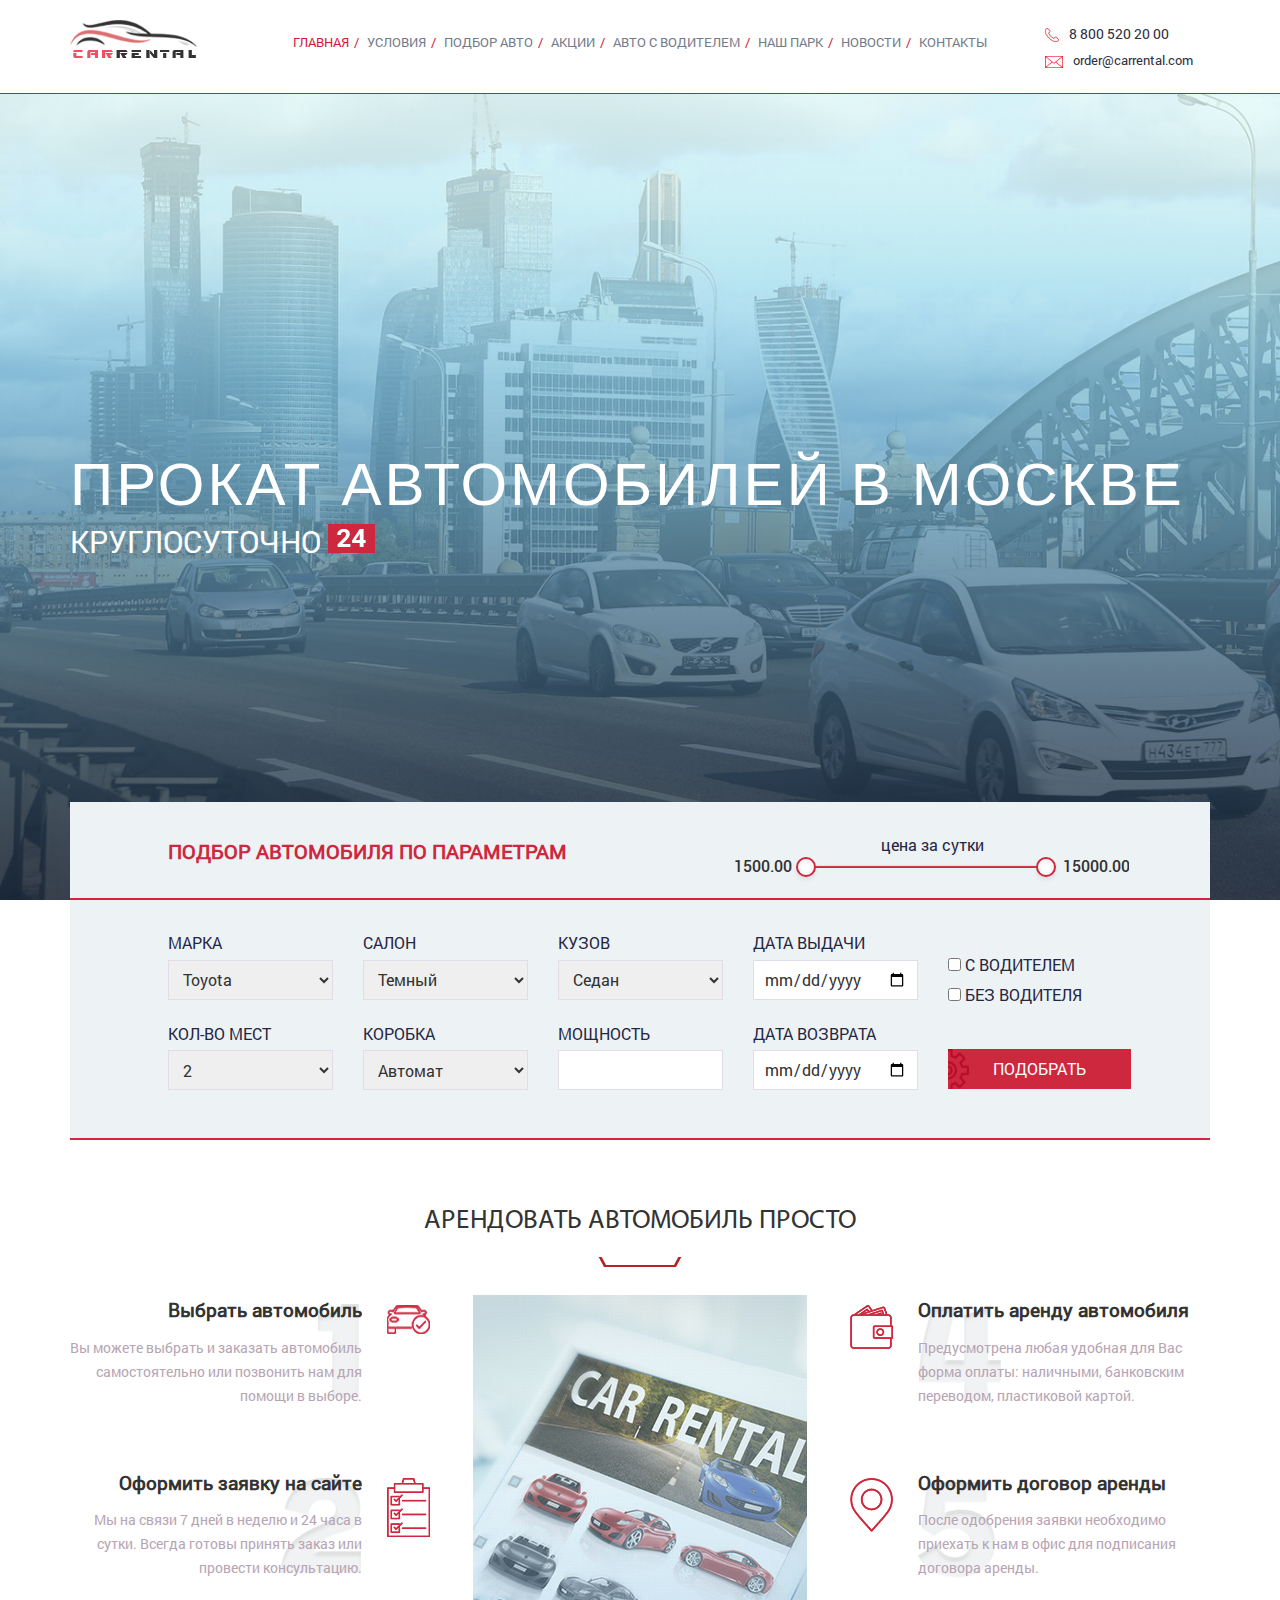
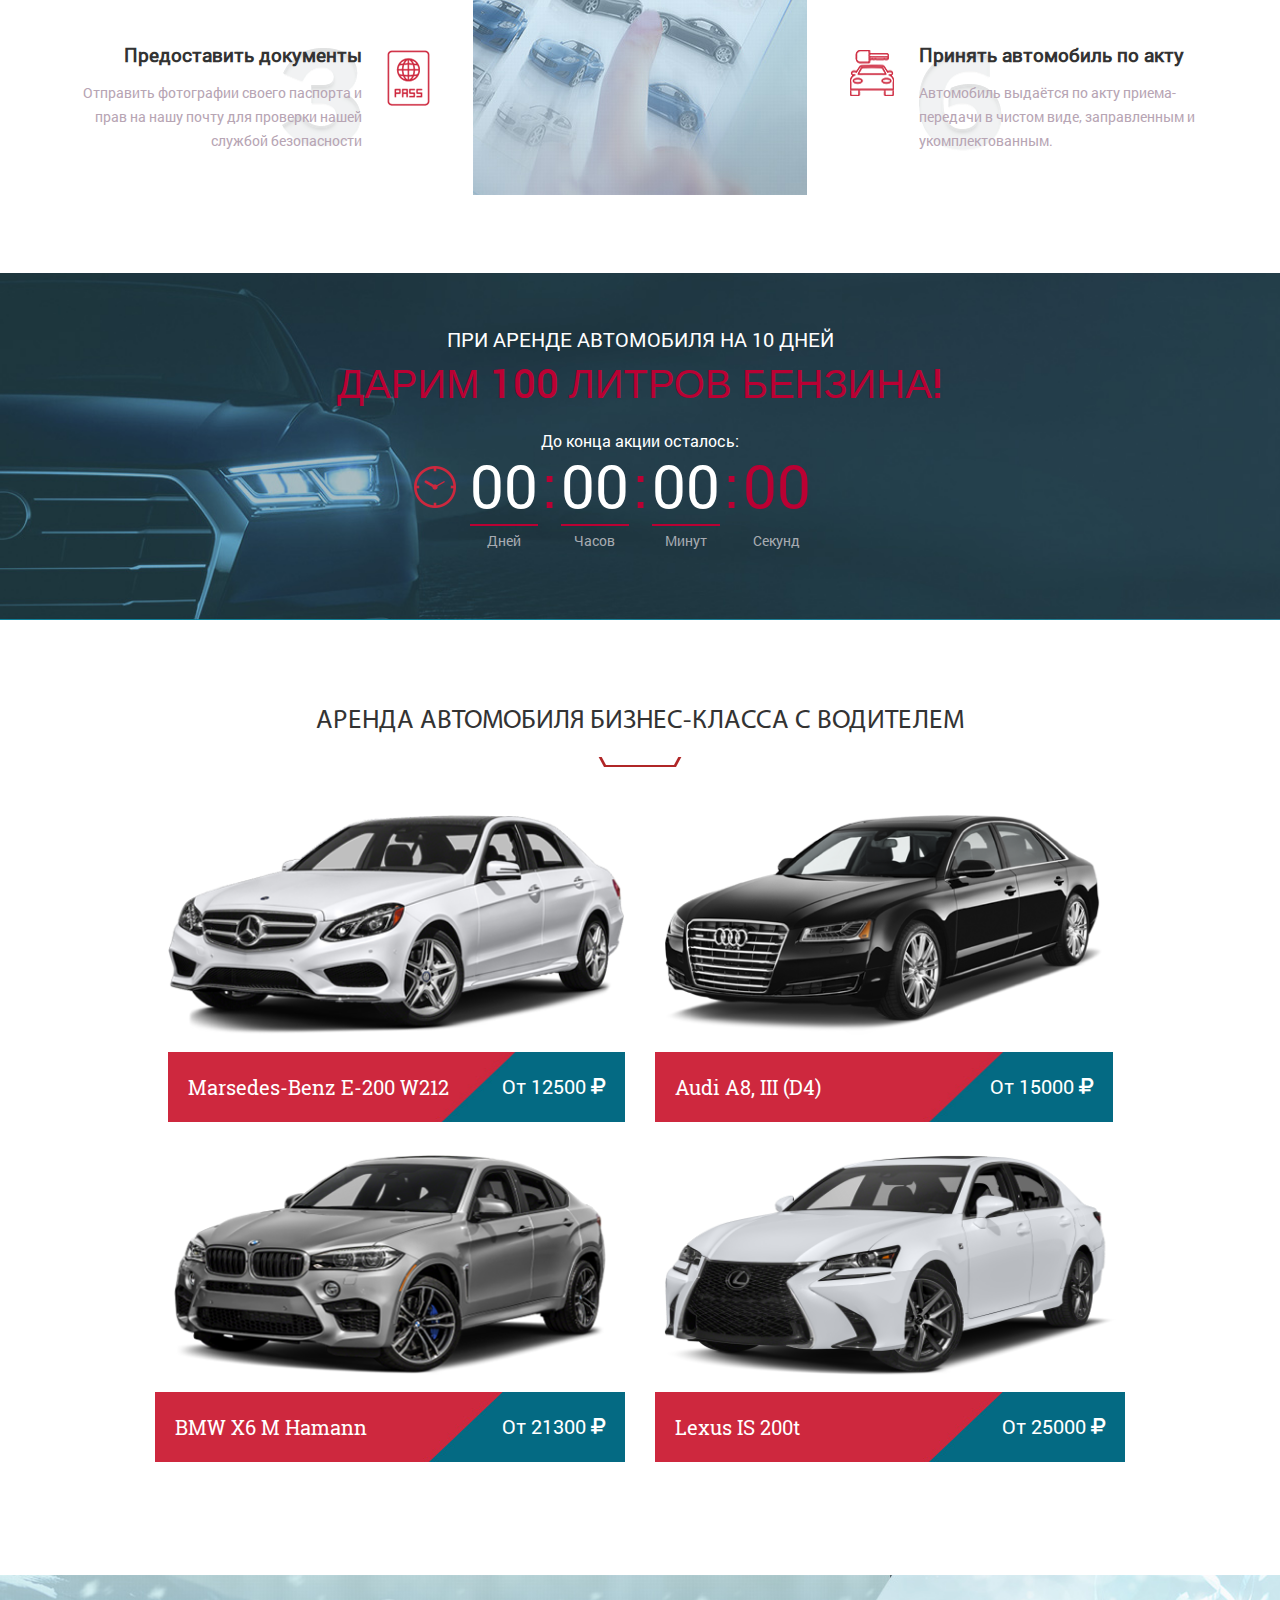
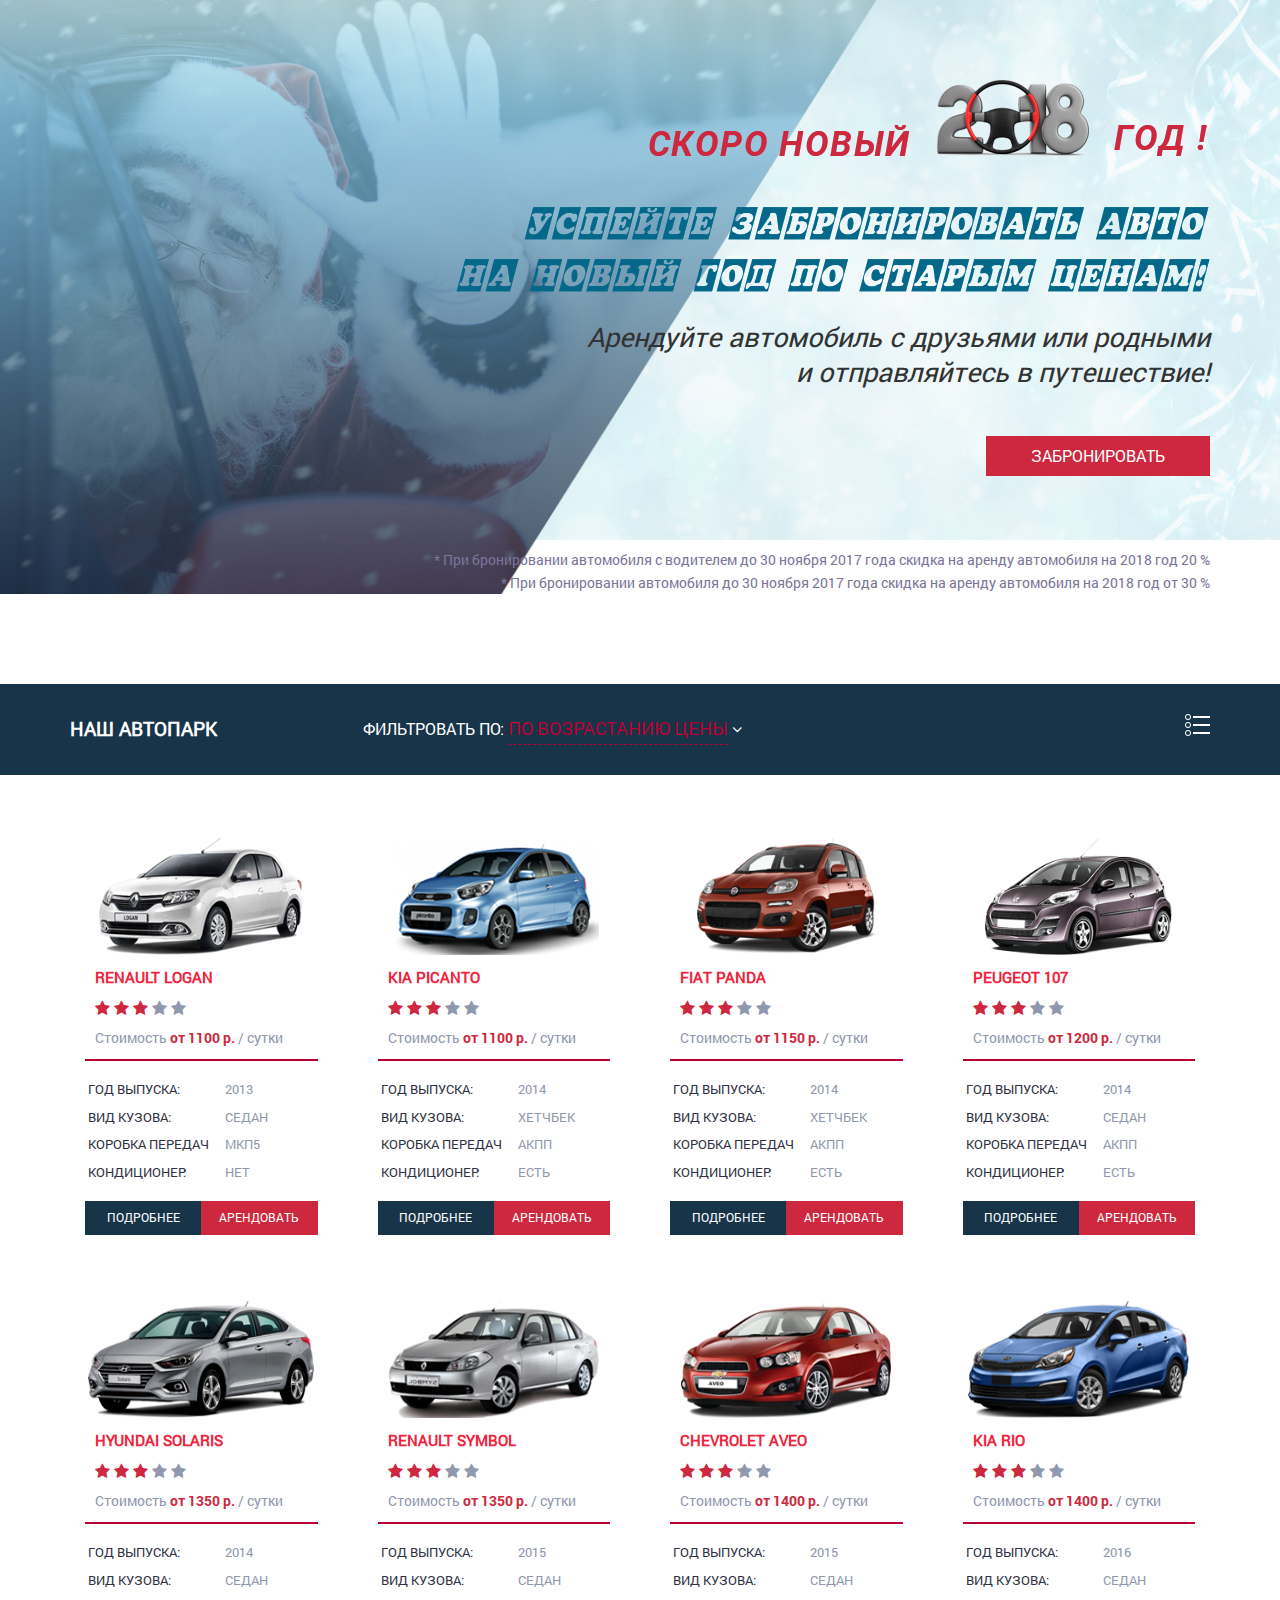
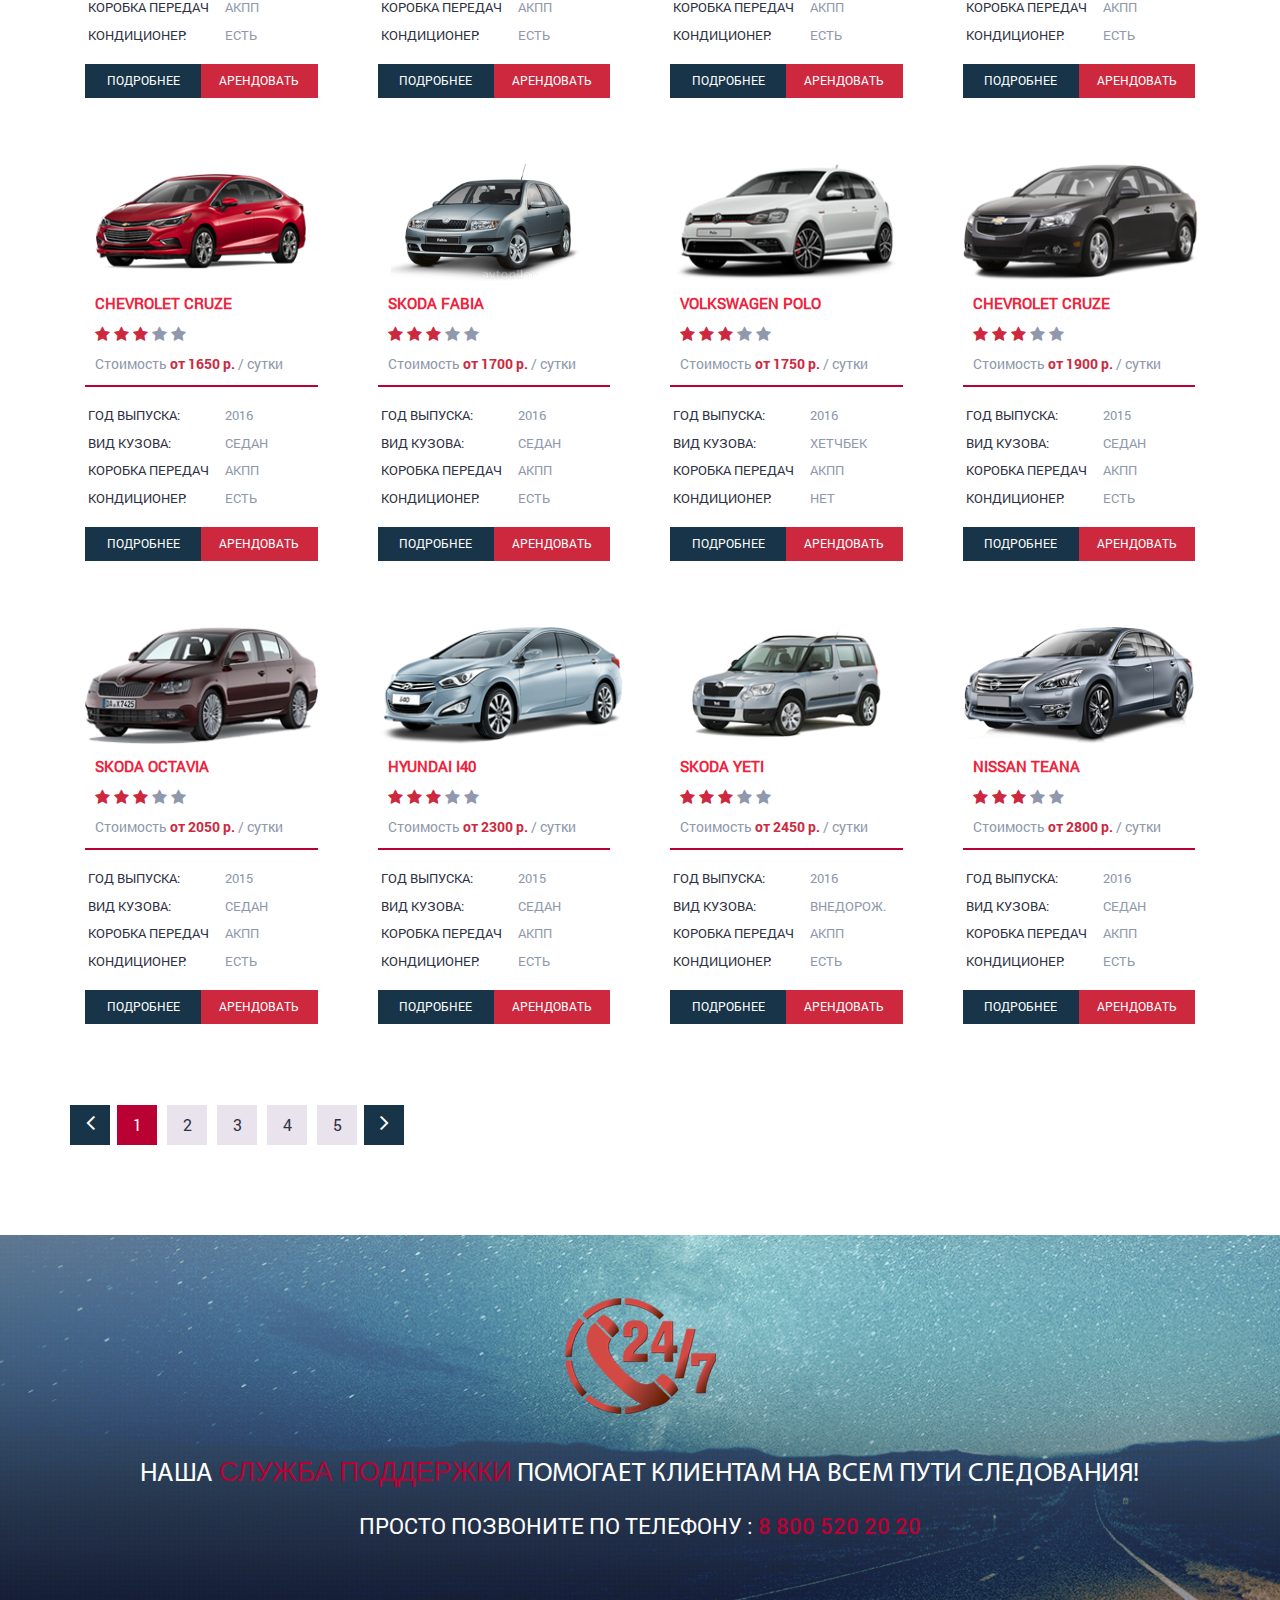
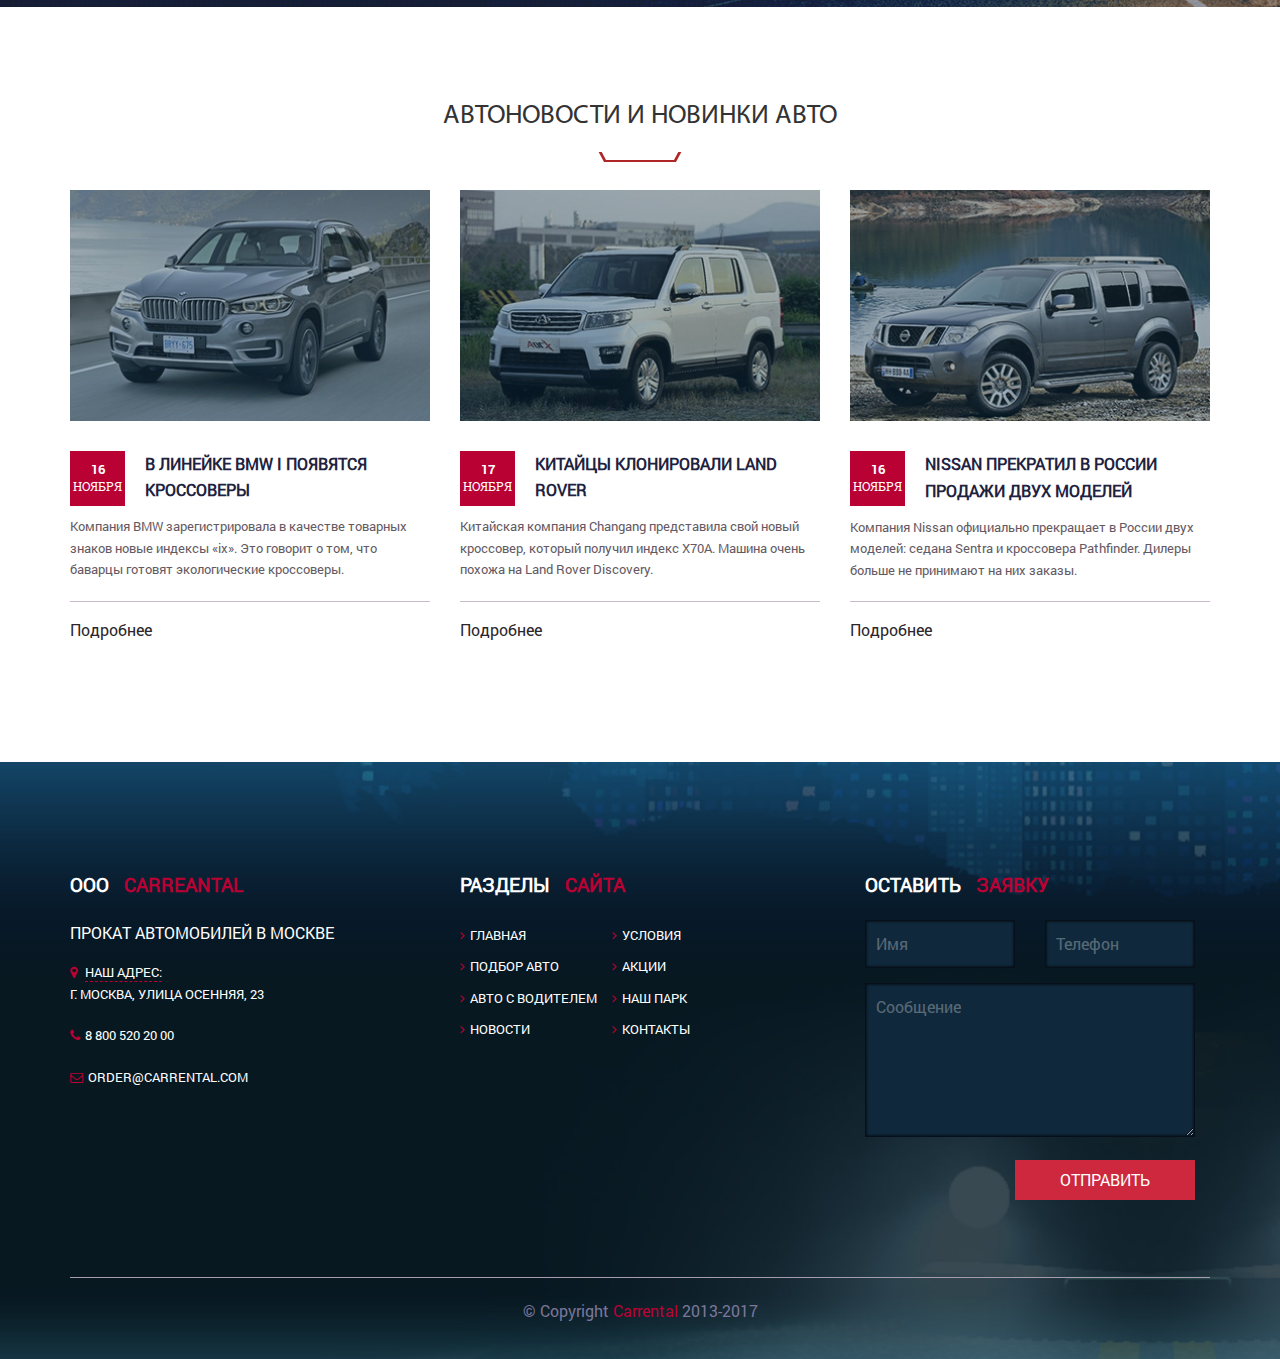
<file: index.html>
<!DOCTYPE html>
<html lang="ru">

<head>

	<meta charset="utf-8">

	<title>Прокат автомобилией в Москве</title>
	<meta name="description" content="">

	<meta http-equiv="X-UA-Compatible" content="IE=edge">
	<meta name="viewport" content="width=device-width, initial-scale=1, maximum-scale=1">

	<meta property="og:image" content="path/to/image.jpg">
	<link rel="shortcut icon" href="img/favicon/favicon.ico" type="image/x-icon">
	<link rel="apple-touch-icon" href="img/favicon/apple-touch-icon.png">
	<link rel="apple-touch-icon" sizes="72x72" href="img/favicon/apple-touch-icon-72x72.png">
	<link rel="apple-touch-icon" sizes="114x114" href="img/favicon/apple-touch-icon-114x114.png">

	<!-- Chrome, Firefox OS and Opera -->
	<meta name="theme-color" content="#000">
	<!-- Windows Phone -->
	<meta name="msapplication-navbutton-color" content="#000">
	<!-- iOS Safari -->
	<meta name="apple-mobile-web-app-status-bar-style" content="#000">

	<style>body { opacity: 0; overflow-x: hidden; } html { background-color: #fff; }</style>

</head>

<body class="ishome">

	<section id="header_home" class="header">

		<div class="top_line">
			<div class="container">
				<div class="row">
					<div class="col-xs-12 col-sm-3 col-md-2 col-lg-2">
						<a href="/" class="logo">
							<img src="img/logo.png" alt="Logo">
						</a>
						<a href="#" class="toggle-mnu hidden-sm hidden-md hidden-lg"><span></span></a>
					</div>
					<div class="col-xs-12 col-sm-7 col-md-8 col-lg-8">

						<nav class="top_menu">
							<ul>
								<li class="active"><a href="#">Главная</a></li>
								<li><a href="#">Условия</a></li>
								<li><a href="#">Подбор авто</a></li>
								<li><a href="#">Акции</a></li>
								<li><a href="#">Авто с водителем</a></li>
								<li><a href="#">Наш парк</a></li>
								<li><a href="#">Новости</a></li>
								<li><a href="#">Контакты</a></li>
							</ul>
						</nav>

					</div>
					<div class="col-xs-12 col-sm-2 col-md-2 col-lg-2">
						<div class="contacts">
							<div>
								<a href="tel:88005202020" class="phone"><img src="img/icon_phone.png" alt="Телефон">8 800 520 20 00</a>
							</div>
							<div>
								<a href="mailto:order@carrental.com"><img src="img/icon_mail.png" alt="Почта">order@carrental.com</a>
							</div>
						</div>
					</div>
				</div>
			</div>
		</div>

		<div class="content_header">
			<div class="container">
				<div class="row">
					<div class="col-lg-12">
						<h1>ПРОКАТ АВТОМОБИЛЕЙ В МОСКВЕ</h1>
						<p class="desc">Круглосуточно <img src="img/24.jpg" alt="24"></p>
					</div>
				</div>
			</div>
		</div>

	</section>

	<section class="podbor">
		<div class="container">
			<div class="row">
				<div class="col-lg-12">
					<div class="podbor_box">
						<form  id="podbor">
							<div class="form_head">
								<div class="row">
								<div class="col-md-6 col-lg-6 col-lg-offset-1">
									<h2>Подбор автомобиля по параметрам</h2>
								</div>
								<div class="col-md-6 col-lg-4">
									<label id="price_day_lab">цена за сутки</label>
									<div class="input_group">
										<div class="slider_price">
											<div id="slider-margin">
												<input id="slider-margin-value-min" type="text">
												<input id="slider-margin-value-max" type="text">
											</div>
										</div>
									</div>
								</div>
								</div>
							</div>
							<div class="form_body">
								<div class="row">
									<div class="col-sm-6 col-md-2 col-lg-2 col-lg-offset-1">
										<label>Марка</label>
										<select>
										  <option>Toyota</option>
										  <option>Ford</option>
										  <option>Chevrolet</option>
										  <option>Nissan</option>
										  <option>Hyundai</option>
										</select>
									</div>
									<div class="col-sm-6 col-md-2 col-lg-2">
										<label>Салон</label>
										<select>
										  <option>Темный</option>
										  <option>Светлый</option>
										  <option>Лифтбэк</option>
										  <option>Купе</option>
										</select>
									</div>
									<div class="col-sm-6 col-md-2 col-lg-2">
										<label>Кузов</label>
										<select>
										  <option>Седан</option>
										  <option>Хэтчбек</option>
										  <option>Универсал</option>
										  <option>Кроссовер</option>
										  <option>Внедорожник</option>
										</select>
									</div>
									<div class="col-sm-6 col-md-2 col-lg-2">
										<label>Дата выдачи</label>
										<input type="date">
									</div>
									<div class="col-sm-6 col-md-3 col-lg-3">
										<div class="chekbox_inputs">
											<div class="input_group">
												<input type="checkbox" id="check_with_driver" name="subscribe" value="isdriver">
	    									<label for="check_with_driver">С водителем</label>
	    								</div>
	    								<div class="input_group">
												<input type="checkbox" id="check_no_driver" name="subscribe" value="nodriver">
	    									<label for="check_no_driver">Без водителя</label>
	    								</div>
    							</div>
									</div>
								</div>
								<div class="row">
									<div class="col-sm-6 col-md-2 col-lg-2 col-lg-offset-1">
										<label>КОЛ-ВО МЕСТ</label>
										<select>
										  <option>2</option>
										  <option>4</option>
										  <option>6</option>
										  <option>8</option>
										</select>
									</div>
									<div class="col-sm-6 col-md-2 col-lg-2">
										<label>КОРОБКА</label>
										<select>
										  <option>Автомат</option>
										  <option>Механика</option>
										</select>
									</div>
									<div class="col-sm-6 col-md-2 col-lg-2">
										<label>МОЩНОСТЬ</label>
										<input type="text">
									</div>
									<div class="col-sm-6 col-md-2 col-lg-2">
										<label>ДАТА ВОЗВРАТА</label>
										<input type="date">
									</div>
									<div class="col-sm-12 col-md-3 col-lg-3">
											<input type="submit" value="Подобрать" class="btn">
									</div>
								</div>
							</div>
						</form>
					</div>
				</div>
			</div>
		</div>
	</section>

	<section class="arenda">
		<div class="container">
			<div class="row">
				<div class="col-lg-12">
					<div class="sec_title">
						Арендовать автомобиль просто
					</div>
				</div>
			</div>
			<div class="row">
				<div class="col-md-4 col-md-push-4 col-lg-4 col-lg-push-4">
					<div class="arenda_image">
						<img src="img/arenda_image.jpg" alt="Арена автомобилей">
					</div>
				</div>
				<div class="col-md-4 col-md-pull-4 col-lg-4 col-lg-pull-4">
					<div class="arenda_left_bar">
						<div class="step step1">
							<img src="img/arenda_icon1.png" alt="Аренда автомобиля">
							<div class="step_desc">
								<h3>Выбрать автомобиль</h3>
								<p>Вы можете выбрать и заказать автомобиль самостоятельно или позвонить нам для помощи в выборе. </p>
							</div>
						</div>
						<div class="step step2">
							<img src="img/arenda_icon2.png" alt="Аренда автомобиля">
							<div class="step_desc">
								<h3> Оформить заявку на сайте</h3>
								<p>Мы на связи 7 дней в неделю и 24 часа в сутки. Всегда готовы принять заказ или провести консультацию.</p>
							</div>
						</div>
						<div class="step step3">
							<img src="img/arenda_icon3.png" alt="Аренда автомобиля">
							<div class="step_desc">
								<h3>Предоставить документы</h3>
								<p>Отправить фотографии своего паспорта и прав на нашу почту для  проверки нашей службой безопасности </p>
							</div>
						</div>
					</div>
				</div>

				<div class="col-md-4 col-lg-4">
					<div class="arenda_right_bar">
						<div class="step step4">
							<img src="img/arenda_icon4.png" alt="Аренда автомобиля">
							<div class="step_desc">
								<h3>Оплатить аренду  автомобиля</h3>
								<p>Предусмотрена любая удобная для Вас форма оплаты: наличными, банковским переводом, пластиковой картой. </p>
							</div>
						</div>
						<div class="step step5">
							<img src="img/arenda_icon5.png" alt="Аренда автомобиля">
							<div class="step_desc">
								<h3>Оформить договор аренды </h3>
								<p>После одобрения заявки необходимо приехать к нам в офис для подписания договора аренды.</p>
							</div>
						</div>
						<div class="step step6">
							<img src="img/arenda_icon6.png" alt="Аренда автомобиля">
							<div class="step_desc">
								<h3>Принять автомобиль по акту</h3>
								<p>Автомобиль выдаётся по акту приема-передачи в чистом виде, заправленным и укомплектованным. </p>
							</div>
						</div>
					</div>
				</div>
			</div>
		</div>
	</section>

	<section class="aktsiya">
		<div class="container">
			<div class="row">
				<div class="col-lg-12">
					<div class="sec_desc">
						ПРИ АРЕНДЕ АВТОМОБИЛЯ НА 10 ДНЕЙ
					</div>
					<div class="sec_title">
						ДАРИМ 100 ЛИТРОВ БЕНЗИНА!
					</div>
					<div class="timer">
						<div class="timer_title">
							До конца акции осталось:
						</div>
						<div class="text_center">
							<ul class="countdown">
				        <li>
				            <span class="days">00</span>
				            <p class="days_ref">Дней</p>
				        </li>
				        <li class="seperator">:</li>
				        <li>
				            <span class="hours">00</span>
				            <p class="hours_ref">Часов</p>
				        </li>
				        <li class="seperator">:</li>
				        <li>
				            <span class="minutes">00</span>
				            <p class="minutes_ref">Минут</p>
				        </li>
				        <li class="seperator">:</li>
				        <li>
				            <span class="seconds">00</span>
				            <p class="seconds_ref">Секунд</p>
				        </li>
							</ul>
						</div>
					</div>
				</div>
			</div>
		</div>
	</section>

	<section class="auto_business">
		<div class="container">
			<div class="row">
				<div class="col-lg-12">
					<div class="sec_title">
						АРЕНДА АВТОМОБИЛЯ БИЗНЕС-КЛАССА С ВОДИТЕЛЕМ
					</div>
				</div>
			</div>
			<div class="row">
				<div class="catalog_auto">
					<div class="col-lg-offset-1 col-lg-5">
						<article class="auto_item">
							<a href="#" class="auto_item_link">
								<img src="img/catalog/auto_bussines1.png" alt="Auto">
							</a>
								<div class="overlay">
									<table>
										<tr>
									    <th>
									    	<div class="rating_auto">
										    	<i class="fa fa-star" style="color: #BA0133"></i>
										    	<i class="fa fa-star" style="color: #BA0133"></i>
										    	<i class="fa fa-star" style="color: #BA0133"></i>
										    	<i class="fa fa-star" style="color: #BA0133"></i>
										    	<i class="fa fa-star" style="color: #7B769A"></i>
										    	<span>(5 отзывов)</span>
									    	</div>
									    </th>
									  </tr>
									  <tr>
									    <td>Класс: <span>Бизнесс</span></td>
									    <td>Кол-во мест: <span>5</span></td>
									  </tr>
									  <tr>
									    <td>Год выпуска <span>2016</span></td>
									    <td>Цвет: <span>Белый</span></td>
									  </tr>
									  <tr>
									    <td>Тип трансмиссии:<span>АКПП</span></td>
									    <td>Климат контроль: <span>Есть</span></td>
									  </tr>
									  </tr>
									</table>
									<div class="btn_set">
										<a href="#" class="refresh_btn"></a>
										<a href="#" class="seach_btn"></a>
									</div>

								</div>
								<div class="desc">
									<h1>Marsedes-Benz E-200 W212</h1>
									<span class="price">От 12500 <i class="fa fa-rub"></i></span>
								</div>
						</article>
					</div>
					<div class="col-lg-5">
						<article class="auto_item">
							<a href="#" class="auto_item_link">
								<img src="img/catalog/auto_bussines2.png" alt="Auto">
							</a>
								<div class="overlay">
									<table>
										<tr>
									    <th>
									    	<div class="rating_auto">
										    	<i class="fa fa-star" style="color: #BA0133"></i>
										    	<i class="fa fa-star" style="color: #BA0133"></i>
										    	<i class="fa fa-star" style="color: #BA0133"></i>
										    	<i class="fa fa-star" style="color: #BA0133"></i>
										    	<i class="fa fa-star" style="color: #7B769A"></i>
										    	<span>(5 отзывов)</span>
									    	</div>
									    </th>
									  </tr>
									  <tr>
									    <td>Класс: <span>Бизнесс</span></td>
									    <td>Кол-во мест: <span>5</span></td>
									  </tr>
									  <tr>
									    <td>Год выпуска <span>2016</span></td>
									    <td>Цвет: <span>Белый</span></td>
									  </tr>
									  <tr>
									    <td>Тип трансмиссии:<span>АКПП</span></td>
									    <td>Климат контроль: <span>Есть</span></td>
									  </tr>
									  </tr>
									</table>
									<div class="btn_set">
										<a href="#" class="refresh_btn"></a>
										<a href="#" class="seach_btn"></a>
									</div>

								</div>
								<div class="desc">
									<h1> Audi A8, III (D4) </h1>
									<span class="price">От 15000 <i class="fa fa-rub"></i></span>
								</div>
						</article>
					</div>
					<div class="row">
						<div class="col-lg-offset-1 col-lg-5">
							<article class="auto_item">
								<a href="#" class="auto_item_link">
									<img src="img/catalog/auto_bussines3.png" alt="Auto">
								</a>
									<div class="overlay">
										<table>
											<tr>
										    <th>
										    	<div class="rating_auto">
											    	<i class="fa fa-star" style="color: #BA0133"></i>
											    	<i class="fa fa-star" style="color: #BA0133"></i>
											    	<i class="fa fa-star" style="color: #BA0133"></i>
											    	<i class="fa fa-star" style="color: #BA0133"></i>
											    	<i class="fa fa-star" style="color: #7B769A"></i>
											    	<span>(5 отзывов)</span>
										    	</div>
										    </th>
										  </tr>
										  <tr>
										    <td>Класс: <span>Бизнесс</span></td>
										    <td>Кол-во мест: <span>5</span></td>
										  </tr>
										  <tr>
										    <td>Год выпуска <span>2016</span></td>
										    <td>Цвет: <span>Белый</span></td>
										  </tr>
										  <tr>
										    <td>Тип трансмиссии:<span>АКПП</span></td>
										    <td>Климат контроль: <span>Есть</span></td>
										  </tr>
										  </tr>
										</table>
										<div class="btn_set">
											<a href="#" class="refresh_btn"></a>
											<a href="#" class="seach_btn"></a>
										</div>

									</div>
									<div class="desc">
										<h1> BMW X6 M Hamann</h1>
										<span class="price">От 21300 <i class="fa fa-rub"></i></span>
									</div>
							</article>
						</div>
						<div class="col-lg-5">
							<article class="auto_item">
								<a href="#" class="auto_item_link">
									<img src="img/catalog/auto_bussines4.png" alt="Auto">
								</a>
									<div class="overlay">
										<table>
											<tr>
										    <th>
										    	<div class="rating_auto">
											    	<i class="fa fa-star" style="color: #BA0133"></i>
											    	<i class="fa fa-star" style="color: #BA0133"></i>
											    	<i class="fa fa-star" style="color: #BA0133"></i>
											    	<i class="fa fa-star" style="color: #BA0133"></i>
											    	<i class="fa fa-star" style="color: #7B769A"></i>
											    	<span>(5 отзывов)</span>
										    	</div>
										    </th>
										  </tr>
										  <tr>
										    <td>Класс: <span>Бизнесс</span></td>
										    <td>Кол-во мест: <span>5</span></td>
										  </tr>
										  <tr>
										    <td>Год выпуска <span>2016</span></td>
										    <td>Цвет: <span>Белый</span></td>
										  </tr>
										  <tr>
										    <td>Тип трансмиссии:<span>АКПП</span></td>
										    <td>Климат контроль: <span>Есть</span></td>
										  </tr>
										  </tr>
										</table>
										<div class="btn_set">
											<a href="#" class="refresh_btn"></a>
											<a href="#" class="seach_btn"></a>
										</div>

									</div>
									<div class="desc">
										<h1>Lexus IS 200t</h1>
										<span class="price">От 25000 <i class="fa fa-rub"></i></span>
									</div>
							</article>
						</div>
					</div>
				</div>
			</div>
		</div>
	</section>
	<section class="new_year">
		<div class="container">
			<div class="row">
				<div class="col-lg-12">
					<div class="content">
						<img src="img/news_year.png" alt="Alt">
						<p>Арендуйте автомобиль с друзьями или родными <br> и отправляйтесь в путешествие!  </p>
						<a href="#small-dialog" class="btn popup-with-move-anim">Забронировать</a>
					</div>
				</div>
			</div>
			<div class="row">
				<div class="col-lg-12">
					<div class="usloviya">
						<span> * При бронировании автомобиля с водителем до 30 ноября 2017 года скидка на аренду автомобиля на 2018 год  20 % </span>
						<span> * При бронировании автомобиля до 30 ноября 2017 года скидка на аренду автомобиля на 2018 год от 30 %</span>
					</div>
				</div>
			</div>
		</div>
	</section>
	<section class="catalog_auto">
		<div class="cat_filter">
			<div class="container">
				<div class="row">
					<div class="col-xs-12 col-lg-3">
						<h3>Наш автопарк</h3>
					</div>
					<div class="col-xs-12 col-lg-6">
						<div class="filter">
							<span>ФИЛЬТРОВАТЬ ПО:</span>
							<select>
								<option value="Цена">По возрастанию цены</option>
								<option value="Цена">По убыванию цены</option>
								<option value="Цена">Популярные</option>
								<option value="Цена">Новые авто</option>
								<option value="Цена">По рейтингу</option>
							</select>
							<i class="fa fa-angle-down"></i>
						</div>
					</div>
					<div class="col-xs-12 col-lg-3">
						<a href="#" class="cat_list"></a>
					</div>
				</div>
			</div>
		</div>
		<div class="catalog">
			<div class="container">
				<div class="row">
					<div class="col-sm-6 col-md-3 col-lg-3">
						<article class="car_item">
							<div class="btn_top_set">
								<a href="#" class="refresh_btn"></a>
								<a href="#" class="seach_btn"></a>
							</div>
							<img src="img/catalog/auto1.png" alt="Alt">
							<div class="price_name">
								<h1>Renault Logan</h1>
								<div class="rating_auto">
									<i class="fa fa-star" style="color: #cd283e"></i>
									<i class="fa fa-star" style="color: #cd283e"></i>
									<i class="fa fa-star" style="color: #cd283e"></i>
									<i class="fa fa-star" style="color: #8f98ac"></i>
									<i class="fa fa-star" style="color: #8f98ac"></i>
								</div>
							</div>
							<div class="price">
									Стоимость <span>от 1100 р.</span> / сутки
								</div>
							<div class="char_auto">
								<table>
									<tr>
								    <td>Год выпуска: </td>
								    <td><span>2013</span></td>
								  </tr>
								  <tr>
								    <td>Вид кузова:</td>
								    <td><span>Седан</span></td>
								  </tr>
								  <tr>
								    <td>Коробка передач</td>
								    <td><span>МКП5</span></td>
								  </tr>
								  <tr>
								    <td>Кондиционер:</td>
								    <td><span>Нет</span></td>
								  </tr>
								</table>
							</div>
							<div class="btn_set">
								<a href="#" class="btn podrobnee">Подробнее</a>
								<a href="#small-dialog" class="btn popup-with-move-anim arendovat">Арендовать</a>
							</div>
						</article>
					</div>
					<div class="col-sm-6 col-md-3 col-lg-3">
						<article class="car_item">
							<div class="btn_top_set">
								<a href="#" class="refresh_btn"></a>
								<a href="#" class="seach_btn"></a>
							</div>
							<img src="img/catalog/auto2.png" alt="Alt">
							<div class="price_name">
								<h1>KIA PICANTO</h1>
								<div class="rating_auto">
									<i class="fa fa-star" style="color: #cd283e"></i>
									<i class="fa fa-star" style="color: #cd283e"></i>
									<i class="fa fa-star" style="color: #cd283e"></i>
									<i class="fa fa-star" style="color: #8f98ac"></i>
									<i class="fa fa-star" style="color: #8f98ac"></i>
								</div>
							</div>
							<div class="price">
									Стоимость <span>от 1100 р.</span> / сутки
								</div>
							<div class="char_auto">
								<table>
									<tr>
								    <td>Год выпуска: </td>
								    <td><span>2014</span></td>
								  </tr>
								  <tr>
								    <td>Вид кузова:</td>
								    <td><span>ХETЧБЕК</span></td>
								  </tr>
								  <tr>
								    <td>Коробка передач</td>
								    <td><span>АКПП</span></td>
								  </tr>
								  <tr>
								    <td>Кондиционер:</td>
								    <td><span>Есть</span></td>
								  </tr>
								</table>
							</div>
							<div class="btn_set">
								<a href="#" class="btn podrobnee">Подробнее</a>
								<a href="#small-dialog" class="btn popup-with-move-anim arendovat">Арендовать</a>
							</div>
						</article>
					</div>
					<div class="col-sm-6 col-md-3 col-lg-3">
						<article class="car_item">
							<div class="btn_top_set">
								<a href="#" class="refresh_btn"></a>
								<a href="#" class="seach_btn"></a>
							</div>
							<img src="img/catalog/auto3.png" alt="Alt">
							<div class="price_name">
								<h1>FIAT PANDA</h1>
								<div class="rating_auto">
									<i class="fa fa-star" style="color: #cd283e"></i>
									<i class="fa fa-star" style="color: #cd283e"></i>
									<i class="fa fa-star" style="color: #cd283e"></i>
									<i class="fa fa-star" style="color: #8f98ac"></i>
									<i class="fa fa-star" style="color: #8f98ac"></i>
								</div>
							</div>
							<div class="price">
									Стоимость <span>от 1150 р.</span> / сутки
								</div>
							<div class="char_auto">
								<table>
									<tr>
								    <td>Год выпуска: </td>
								    <td><span>2014</span></td>
								  </tr>
								  <tr>
								    <td>Вид кузова:</td>
								    <td><span>ХETЧБЕК</span></td>
								  </tr>
								  <tr>
								    <td>Коробка передач</td>
								    <td><span>АКПП</span></td>
								  </tr>
								  <tr>
								    <td>Кондиционер:</td>
								    <td><span>Есть</span></td>
								  </tr>
								</table>
							</div>
							<div class="btn_set">
								<a href="#" class="btn podrobnee">Подробнее</a>
								<a href="#small-dialog" class="btn popup-with-move-anim arendovat">Арендовать</a>
							</div>
						</article>
					</div>
					<div class="col-sm-6 col-md-3 col-lg-3">
						<article class="car_item">
							<div class="btn_top_set">
								<a href="#" class="refresh_btn"></a>
								<a href="#" class="seach_btn"></a>
							</div>
							<img src="img/catalog/auto4.png" alt="Alt">
							<div class="price_name">
								<h1>PEUGEOT 107</h1>
								<div class="rating_auto">
									<i class="fa fa-star" style="color: #cd283e"></i>
									<i class="fa fa-star" style="color: #cd283e"></i>
									<i class="fa fa-star" style="color: #cd283e"></i>
									<i class="fa fa-star" style="color: #8f98ac"></i>
									<i class="fa fa-star" style="color: #8f98ac"></i>
								</div>
							</div>
							<div class="price">
									Стоимость <span>от 1200 р.</span> / сутки
								</div>
							<div class="char_auto">
								<table>
									<tr>
								    <td>Год выпуска: </td>
								    <td><span>2014</span></td>
								  </tr>
								  <tr>
								    <td>Вид кузова:</td>
								    <td><span>Седан</span></td>
								  </tr>
								  <tr>
								    <td>Коробка передач</td>
								    <td><span>АКПП</span></td>
								  </tr>
								  <tr>
								    <td>Кондиционер:</td>
								    <td><span>Есть</span></td>
								  </tr>
								</table>
							</div>
							<div class="btn_set">
								<a href="#" class="btn podrobnee">Подробнее</a>
								<a href="#small-dialog" class="btn popup-with-move-anim arendovat">Арендовать</a>
							</div>
						</article>
					</div>
					<div class="col-sm-6 col-md-3 col-sm-6 col-md-3 col-lg-3">
						<article class="car_item">
							<div class="btn_top_set">
								<a href="#" class="refresh_btn"></a>
								<a href="#" class="seach_btn"></a>
							</div>
							<img src="img/catalog/auto5.png" alt="Alt">
							<div class="price_name">
								<h1>Hyundai Solaris</h1>
								<div class="rating_auto">
									<i class="fa fa-star" style="color: #cd283e"></i>
									<i class="fa fa-star" style="color: #cd283e"></i>
									<i class="fa fa-star" style="color: #cd283e"></i>
									<i class="fa fa-star" style="color: #8f98ac"></i>
									<i class="fa fa-star" style="color: #8f98ac"></i>
								</div>
							</div>
							<div class="price">
									Стоимость <span>от 1350 р.</span> / сутки
								</div>
							<div class="char_auto">
								<table>
									<tr>
								    <td>Год выпуска: </td>
								    <td><span>2014</span></td>
								  </tr>
								  <tr>
								    <td>Вид кузова:</td>
								    <td><span>Седан</span></td>
								  </tr>
								  <tr>
								    <td>Коробка передач</td>
								    <td><span>АКПП</span></td>
								  </tr>
								  <tr>
								    <td>Кондиционер:</td>
								    <td><span>Есть</span></td>
								  </tr>
								</table>
							</div>
							<div class="btn_set">
								<a href="#" class="btn podrobnee">Подробнее</a>
								<a href="#small-dialog" class="btn popup-with-move-anim arendovat">Арендовать</a>
							</div>
						</article>
					</div>
					<div class="col-sm-6 col-md-3 col-lg-3">
						<article class="car_item">
							<div class="btn_top_set">
								<a href="#" class="refresh_btn"></a>
								<a href="#" class="seach_btn"></a>
							</div>
							<img src="img/catalog/auto6.png" alt="Alt">
							<div class="price_name">
								<h1>RENAULT SYMBOL</h1>
								<div class="rating_auto">
									<i class="fa fa-star" style="color: #cd283e"></i>
									<i class="fa fa-star" style="color: #cd283e"></i>
									<i class="fa fa-star" style="color: #cd283e"></i>
									<i class="fa fa-star" style="color: #8f98ac"></i>
									<i class="fa fa-star" style="color: #8f98ac"></i>
								</div>
							</div>
							<div class="price">
									Стоимость <span>от 1350 р.</span> / сутки
								</div>
							<div class="char_auto">
								<table>
									<tr>
								    <td>Год выпуска: </td>
								    <td><span>2015</span></td>
								  </tr>
								  <tr>
								    <td>Вид кузова:</td>
								    <td><span>Седан</span></td>
								  </tr>
								  <tr>
								    <td>Коробка передач</td>
								    <td><span>АКПП</span></td>
								  </tr>
								  <tr>
								    <td>Кондиционер:</td>
								    <td><span>Есть</span></td>
								  </tr>
								</table>
							</div>
							<div class="btn_set">
								<a href="#" class="btn podrobnee">Подробнее</a>
								<a href="#small-dialog" class="btn popup-with-move-anim arendovat">Арендовать</a>
							</div>
						</article>
					</div>
					<div class="col-sm-6 col-md-3 col-lg-3">
						<article class="car_item">
							<div class="btn_top_set">
								<a href="#" class="refresh_btn"></a>
								<a href="#" class="seach_btn"></a>
							</div>
							<img src="img/catalog/auto7.png" alt="Alt">
							<div class="price_name">
								<h1>CHEVROLET AVEO</h1>
								<div class="rating_auto">
									<i class="fa fa-star" style="color: #cd283e"></i>
									<i class="fa fa-star" style="color: #cd283e"></i>
									<i class="fa fa-star" style="color: #cd283e"></i>
									<i class="fa fa-star" style="color: #8f98ac"></i>
									<i class="fa fa-star" style="color: #8f98ac"></i>
								</div>
							</div>
							<div class="price">
									Стоимость <span>от 1400 р.</span> / сутки
								</div>
							<div class="char_auto">
								<table>
									<tr>
								    <td>Год выпуска: </td>
								    <td><span>2015</span></td>
								  </tr>
								  <tr>
								    <td>Вид кузова:</td>
								    <td><span>Седан</span></td>
								  </tr>
								  <tr>
								    <td>Коробка передач</td>
								    <td><span>АКПП</span></td>
								  </tr>
								  <tr>
								    <td>Кондиционер:</td>
								    <td><span>Есть</span></td>
								  </tr>
								</table>
							</div>
							<div class="btn_set">
								<a href="#" class="btn podrobnee">Подробнее</a>
								<a href="#small-dialog" class="btn popup-with-move-anim arendovat">Арендовать</a>
							</div>
						</article>
					</div>
					<div class="col-sm-6 col-md-3 col-lg-3">
						<article class="car_item">
							<div class="btn_top_set">
								<a href="#" class="refresh_btn"></a>
								<a href="#" class="seach_btn"></a>
							</div>
							<img src="img/catalog/auto8.png" alt="Alt">
							<div class="price_name">
								<h1>KIA RIO</h1>
								<div class="rating_auto">
									<i class="fa fa-star" style="color: #cd283e"></i>
									<i class="fa fa-star" style="color: #cd283e"></i>
									<i class="fa fa-star" style="color: #cd283e"></i>
									<i class="fa fa-star" style="color: #8f98ac"></i>
									<i class="fa fa-star" style="color: #8f98ac"></i>
								</div>
							</div>
							<div class="price">
									Стоимость <span>от 1400 р.</span> / сутки
								</div>
							<div class="char_auto">
								<table>
									<tr>
								    <td>Год выпуска: </td>
								    <td><span>2016</span></td>
								  </tr>
								  <tr>
								    <td>Вид кузова:</td>
								    <td><span>Седан</span></td>
								  </tr>
								  <tr>
								    <td>Коробка передач</td>
								    <td><span>АКПП</span></td>
								  </tr>
								  <tr>
								    <td>Кондиционер:</td>
								    <td><span>Есть</span></td>
								  </tr>
								</table>
							</div>
							<div class="btn_set">
								<a href="#" class="btn podrobnee">Подробнее</a>
								<a href="#small-dialog" class="btn popup-with-move-anim arendovat">Арендовать</a>
							</div>
						</article>
					</div>
					<div class="col-sm-6 col-md-3 col-lg-3">
						<article class="car_item">
							<div class="btn_top_set">
								<a href="#" class="refresh_btn"></a>
								<a href="#" class="seach_btn"></a>
							</div>
							<img src="img/catalog/auto9.png" alt="Alt">
							<div class="price_name">
								<h1>CHEVROLET CRUZE</h1>
								<div class="rating_auto">
									<i class="fa fa-star" style="color: #cd283e"></i>
									<i class="fa fa-star" style="color: #cd283e"></i>
									<i class="fa fa-star" style="color: #cd283e"></i>
									<i class="fa fa-star" style="color: #8f98ac"></i>
									<i class="fa fa-star" style="color: #8f98ac"></i>
								</div>
							</div>
							<div class="price">
									Стоимость <span>от 1650 р.</span> / сутки
								</div>
							<div class="char_auto">
								<table>
									<tr>
								    <td>Год выпуска: </td>
								    <td><span>2016</span></td>
								  </tr>
								  <tr>
								    <td>Вид кузова:</td>
								    <td><span>Седан</span></td>
								  </tr>
								  <tr>
								    <td>Коробка передач</td>
								    <td><span>АКПП</span></td>
								  </tr>
								  <tr>
								    <td>Кондиционер:</td>
								    <td><span>Есть</span></td>
								  </tr>
								</table>
							</div>
							<div class="btn_set">
								<a href="#" class="btn podrobnee">Подробнее</a>
								<a href="#small-dialog" class="btn popup-with-move-anim arendovat">Арендовать</a>
							</div>
						</article>
					</div>
					<div class="col-sm-6 col-md-3 col-lg-3">
						<article class="car_item">
							<div class="btn_top_set">
								<a href="#" class="refresh_btn"></a>
								<a href="#" class="seach_btn"></a>
							</div>
							<img src="img/catalog/auto10.png" alt="Alt">
							<div class="price_name">
								<h1>SKODA FABIA</h1>
								<div class="rating_auto">
									<i class="fa fa-star" style="color: #cd283e"></i>
									<i class="fa fa-star" style="color: #cd283e"></i>
									<i class="fa fa-star" style="color: #cd283e"></i>
									<i class="fa fa-star" style="color: #8f98ac"></i>
									<i class="fa fa-star" style="color: #8f98ac"></i>
								</div>
							</div>
							<div class="price">
									Стоимость <span>от 1700 р.</span> / сутки
								</div>
							<div class="char_auto">
								<table>
									<tr>
								    <td>Год выпуска: </td>
								    <td><span>2016</span></td>
								  </tr>
								  <tr>
								    <td>Вид кузова:</td>
								    <td><span>Седан</span></td>
								  </tr>
								  <tr>
								    <td>Коробка передач</td>
								    <td><span>АКПП</span></td>
								  </tr>
								  <tr>
								    <td>Кондиционер:</td>
								    <td><span>Есть</span></td>
								  </tr>
								</table>
							</div>
							<div class="btn_set">
								<a href="#" class="btn podrobnee">Подробнее</a>
								<a href="#small-dialog" class="btn popup-with-move-anim arendovat">Арендовать</a>
							</div>
						</article>
					</div>
					<div class="col-sm-6 col-md-3 col-lg-3">
						<article class="car_item">
							<div class="btn_top_set">
								<a href="#" class="refresh_btn"></a>
								<a href="#" class="seach_btn"></a>
							</div>
							<img src="img/catalog/auto11.png" alt="Alt">
							<div class="price_name">
								<h1>VOLKSWAGEN POLO</h1>
								<div class="rating_auto">
									<i class="fa fa-star" style="color: #cd283e"></i>
									<i class="fa fa-star" style="color: #cd283e"></i>
									<i class="fa fa-star" style="color: #cd283e"></i>
									<i class="fa fa-star" style="color: #8f98ac"></i>
									<i class="fa fa-star" style="color: #8f98ac"></i>
								</div>
							</div>
							<div class="price">
									Стоимость <span>от 1750 р.</span> / сутки
								</div>
							<div class="char_auto">
								<table>
									<tr>
								    <td>Год выпуска: </td>
								    <td><span>2016</span></td>
								  </tr>
								  <tr>
								    <td>Вид кузова:</td>
								    <td><span>Хетчбек</span></td>
								  </tr>
								  <tr>
								    <td>Коробка передач</td>
								    <td><span>АКПП</span></td>
								  </tr>
								  <tr>
								    <td>Кондиционер:</td>
								    <td><span>Нет</span></td>
								  </tr>
								</table>
							</div>
							<div class="btn_set">
								<a href="#" class="btn podrobnee">Подробнее</a>
								<a href="#small-dialog" class="btn popup-with-move-anim arendovat">Арендовать</a>
							</div>
						</article>
					</div>
					<div class="col-sm-6 col-md-3 col-lg-3">
						<article class="car_item">
							<div class="btn_top_set">
								<a href="#" class="refresh_btn"></a>
								<a href="#" class="seach_btn"></a>
							</div>
							<img src="img/catalog/auto12.png" alt="Alt">
							<div class="price_name">
								<h1>CHEVROLET CRUZE</h1>
								<div class="rating_auto">
									<i class="fa fa-star" style="color: #cd283e"></i>
									<i class="fa fa-star" style="color: #cd283e"></i>
									<i class="fa fa-star" style="color: #cd283e"></i>
									<i class="fa fa-star" style="color: #8f98ac"></i>
									<i class="fa fa-star" style="color: #8f98ac"></i>
								</div>
							</div>
							<div class="price">
									Стоимость <span>от 1900 р.</span> / сутки
								</div>
							<div class="char_auto">
								<table>
									<tr>
								    <td>Год выпуска: </td>
								    <td><span>2015</span></td>
								  </tr>
								  <tr>
								    <td>Вид кузова:</td>
								    <td><span>Седан</span></td>
								  </tr>
								  <tr>
								    <td>Коробка передач</td>
								    <td><span>АКПП</span></td>
								  </tr>
								  <tr>
								    <td>Кондиционер:</td>
								    <td><span>Есть</span></td>
								  </tr>
								</table>
							</div>
							<div class="btn_set">
								<a href="#" class="btn podrobnee">Подробнее</a>
								<a href="#small-dialog" class="btn popup-with-move-anim arendovat">Арендовать</a>
							</div>
						</article>
					</div>
					<div class="col-sm-6 col-md-3 col-lg-3">
						<article class="car_item">
							<div class="btn_top_set">
								<a href="#" class="refresh_btn"></a>
								<a href="#" class="seach_btn"></a>
							</div>
							<img src="img/catalog/auto13.png" alt="Alt">
							<div class="price_name">
								<h1>SKODA OCTAVIA</h1>
								<div class="rating_auto">
									<i class="fa fa-star" style="color: #cd283e"></i>
									<i class="fa fa-star" style="color: #cd283e"></i>
									<i class="fa fa-star" style="color: #cd283e"></i>
									<i class="fa fa-star" style="color: #8f98ac"></i>
									<i class="fa fa-star" style="color: #8f98ac"></i>
								</div>
							</div>
							<div class="price">
									Стоимость <span>от 2050 р.</span> / сутки
								</div>
							<div class="char_auto">
								<table>
									<tr>
								    <td>Год выпуска: </td>
								    <td><span>2015</span></td>
								  </tr>
								  <tr>
								    <td>Вид кузова:</td>
								    <td><span>Седан</span></td>
								  </tr>
								  <tr>
								    <td>Коробка передач</td>
								    <td><span>АКПП</span></td>
								  </tr>
								  <tr>
								    <td>Кондиционер:</td>
								    <td><span>Есть</span></td>
								  </tr>
								</table>
							</div>
							<div class="btn_set">
								<a href="#" class="btn podrobnee">Подробнее</a>
								<a href="#small-dialog" class="btn popup-with-move-anim arendovat">Арендовать</a>
							</div>
						</article>
					</div>
					<div class="col-sm-6 col-md-3 col-lg-3">
						<article class="car_item">
							<div class="btn_top_set">
								<a href="#" class="refresh_btn"></a>
								<a href="#" class="seach_btn"></a>
							</div>
							<img src="img/catalog/auto14.png" alt="Alt">
							<div class="price_name">
								<h1>HYUNDAI I40</h1>
								<div class="rating_auto">
									<i class="fa fa-star" style="color: #cd283e"></i>
									<i class="fa fa-star" style="color: #cd283e"></i>
									<i class="fa fa-star" style="color: #cd283e"></i>
									<i class="fa fa-star" style="color: #8f98ac"></i>
									<i class="fa fa-star" style="color: #8f98ac"></i>
								</div>
							</div>
							<div class="price">
									Стоимость <span>от 2300 р.</span> / сутки
								</div>
							<div class="char_auto">
								<table>
									<tr>
								    <td>Год выпуска: </td>
								    <td><span>2015</span></td>
								  </tr>
								  <tr>
								    <td>Вид кузова:</td>
								    <td><span>Седан</span></td>
								  </tr>
								  <tr>
								    <td>Коробка передач</td>
								    <td><span>АКПП</span></td>
								  </tr>
								  <tr>
								    <td>Кондиционер:</td>
								    <td><span>Есть</span></td>
								  </tr>
								</table>
							</div>
							<div class="btn_set">
								<a href="#" class="btn podrobnee">Подробнее</a>
								<a href="#small-dialog" class="btn popup-with-move-anim arendovat">Арендовать</a>
							</div>
						</article>
					</div>
					<div class="col-sm-6 col-md-3 col-lg-3">
						<article class="car_item">
							<div class="btn_top_set">
								<a href="#" class="refresh_btn"></a>
								<a href="#" class="seach_btn"></a>
							</div>
							<img src="img/catalog/auto15.png" alt="Alt">
							<div class="price_name">
								<h1>SKODA YETI</h1>
								<div class="rating_auto">
									<i class="fa fa-star" style="color: #cd283e"></i>
									<i class="fa fa-star" style="color: #cd283e"></i>
									<i class="fa fa-star" style="color: #cd283e"></i>
									<i class="fa fa-star" style="color: #8f98ac"></i>
									<i class="fa fa-star" style="color: #8f98ac"></i>
								</div>
							</div>
							<div class="price">
									Стоимость <span>от 2450 р.</span> / сутки
								</div>
							<div class="char_auto">
								<table>
									<tr>
								    <td>Год выпуска: </td>
								    <td><span>2016</span></td>
								  </tr>
								  <tr>
								    <td>Вид кузова:</td>
								    <td><span>Внедорож.</span></td>
								  </tr>
								  <tr>
								    <td>Коробка передач</td>
								    <td><span>АКПП</span></td>
								  </tr>
								  <tr>
								    <td>Кондиционер:</td>
								    <td><span>Есть</span></td>
								  </tr>
								</table>
							</div>
							<div class="btn_set">
								<a href="#" class="btn podrobnee">Подробнее</a>
								<a href="#small-dialog" class="btn popup-with-move-anim arendovat">Арендовать</a>
							</div>
						</article>
					</div>
					<div class="col-sm-6 col-md-3 col-lg-3">
						<article class="car_item">
							<div class="btn_top_set">
								<a href="#" class="refresh_btn"></a>
								<a href="#" class="seach_btn"></a>
							</div>
							<img src="img/catalog/auto16.png" alt="Alt">
							<div class="price_name">
								<h1>NISSAN TEANA</h1>
								<div class="rating_auto">
									<i class="fa fa-star" style="color: #cd283e"></i>
									<i class="fa fa-star" style="color: #cd283e"></i>
									<i class="fa fa-star" style="color: #cd283e"></i>
									<i class="fa fa-star" style="color: #8f98ac"></i>
									<i class="fa fa-star" style="color: #8f98ac"></i>
								</div>
							</div>
							<div class="price">
									Стоимость <span>от 2800 р.</span> / сутки
								</div>
							<div class="char_auto">
								<table>
									<tr>
								    <td>Год выпуска: </td>
								    <td><span>2016</span></td>
								  </tr>
								  <tr>
								    <td>Вид кузова:</td>
								    <td><span>Седан</span></td>
								  </tr>
								  <tr>
								    <td>Коробка передач</td>
								    <td><span>АКПП</span></td>
								  </tr>
								  <tr>
								    <td>Кондиционер:</td>
								    <td><span>Есть</span></td>
								  </tr>
								</table>
							</div>
							<div class="btn_set">
								<a href="#" class="btn podrobnee">Подробнее</a>
								<a href="#small-dialog" class="btn popup-with-move-anim arendovat">Арендовать</a>
							</div>
						</article>
					</div>
				</div>
				<div class="row">
					<div class="col-sm-6 col-md-3 col-lg-12">
						<div class="listing">
							<span><i class="fa fa-angle-left"></i></span>
							<a href="#" class="active">1</a>
							<a href="#">2</a>
							<a href="#">3</a>
							<a href="#">4</a>
							<a href="#">5</a>
							<span><i class="fa fa-angle-right"></i></span>
						</div>
					</div>
				</div>
			</div>
		</div>
	</section>
	<section class="support">
		<div class="row">
			<div class="container">
				<div class="col-lg-12">
					<img src="img/support24-7.png" alt="Поддежка 24/7">
					<div class="sec_title">НАША <span>СЛУЖБА ПОДДЕРЖКИ</span> ПОМОГАЕТ  КЛИЕНТАМ НА ВСЕМ ПУТИ СЛЕДОВАНИЯ!</div>
					<div class="sec_desc">ПРОСТО ПОЗВОНИТЕ ПО ТЕЛЕФОНУ : <span>8 800 520 20 20</span></div>
				</div>
			</div>
		</div>
	</section>
	<section class="blog">
		<div class="container">
			<div class="row">
				<div class="col-lg-12">
					<div class="sec_title">АВТОНОВОСТИ И НОВИНКИ АВТО</div>
				</div>
			</div>
			<div class="row">
				<div class="blog_items">
					<div class="col-lg-4">
						<article>
							<img src="img/blog/article_img1.jpg" alt="Alt">
							<div class="data_article">
								<span>16</span>
								ноября
							</div>
							<h1>В ЛИНЕЙКЕ BMW I ПОЯВЯТСЯ КРОССОВЕРЫ </h1>
							<p>Компания BMW зарегистрировала в качестве товарных
								знаков новые индексы «ix». Это говорит о том, что
								баварцы готовят экологические кроссоверы.
							</p>
							<a href="#" class="link_article">Подробнее</a>
						</article>
					</div>
					<div class="col-lg-4">
						<article>
							<img src="img/blog/article_img2.jpg" alt="Alt">
							<div class="data_article">
								<span>17</span>
								ноября
							</div>
							<h1>КИТАЙЦЫ КЛОНИРОВАЛИ LAND ROVER</h1>
							<p>Китайская компания  Changang представила свой новый кроссовер, который получил индекс Х70А. Машина очень похожа на Land Rover Discovery. </p>
							<a href="#" class="link_article">Подробнее</a>
						</article>
					</div>
					<div class="col-lg-4">
						<article>
							<img src="img/blog/article_img3.jpg" alt="Alt">
							<div class="data_article">
								<span>16</span>
								ноября
							</div>
							<h1>NISSAN ПРЕКРАТИЛ В РОССИИ ПРОДАЖИ ДВУХ МОДЕЛЕЙ </h1>
							<p>Компания Nissan официально прекращает в России двух моделей: седана Sentra и кроссовера Pathfinder. Дилеры больше не принимают на них заказы. </p>
							<a href="#" class="link_article">Подробнее</a>
						</article>
					</div>
				</div>
			</div>
		</div>
	</section>

	<footer>
		<div class="container">
			<div class="row">
				<div class="col-lg-4">
					<div class="foot_colum">
						<h3>ооо <span>Carreantal</span></h3>
						<p class="foot_desc">прокат автомобилей в москве</p>
						<ul class="adress">
							<li>
								<i class="fa fa-map-marker"></i>
								<span>Наш адрес:</span>
								<div>Г. МОСКВА, Улица Осенняя, 23</div>
							</li>
							<li><i class="fa fa-phone"></i>8 800 520 20 00</li>
							<li><i class="fa fa-envelope-o"></i>order@сarrental.com</li>
						</ul>
					</div>
				</div>
				<div class="col-lg-4">
					<div class="foot_colum">
						<h3>Разделы <span>сайта</span></h3>
						<ul class="foot_nav">
							<li><a href="#"><i class="fa fa-angle-right"></i>Главная</a></li>
							<li><a href="#"><i class="fa fa-angle-right"></i>Подбор авто</a></li>
							<li><a href="#"><i class="fa fa-angle-right"></i>Авто с водителем</a></li>
							<li><a href="#"><i class="fa fa-angle-right"></i>Новости</a></li>
						</ul>
						<ul class="foot_nav">
							<li><a href="#"><i class="fa fa-angle-right"></i>Условия</a></li>
							<li><a href="#"><i class="fa fa-angle-right"></i>Акции</a></li>
							<li><a href="#"><i class="fa fa-angle-right"></i>Наш парк</a></li>
							<li><a href="#"><i class="fa fa-angle-right"></i>Контакты</a></li>
						</ul>
					</div>
				</div>
				<div class="col-lg-4">
					<div class="foot_colum">
						<div class="col-lg-12"><h3>оставить <span>заявку</span></h3></div>
						<form class="form_footer">
								<div class="col-lg-6"><input type="text" placeholder="Имя" required></div>
								<div class="col-lg-6"><input type="text" placeholder="Телефон" required></div>
								<div class="col-lg-12">
									<textarea cols="30" rows="5" placeholder="Сообщение"></textarea>
								</div>
								<div class="col-lg-12">
									<button class="btn">Отправить</button>
								</div>
						</form>

					</div>
				</div>
			</div>
			<div class="row">
				<div class="col-lg-12">
					<div class="copyright">
						© Copyright <span>Carrental</span> 2013-2017
					</div>
				</div>
			</div>
		</div>
	</footer>

	<div id="small-dialog" class="zoom-anim-dialog mfp-hide">
		<h3>АРЕНДОВАТЬ  АВТОМОБИЛЬ</h3>
		<form>
			<div class="input_group">
				<div class="row">
					<div class="col-lg-6">
						<label>ФАМИЛИЯ ИМЯ ОТЧЕСТВО</label>
						<input type="text" required placeholder="ИВАНОВ ИВАН ИВАНОВИЧ">
					</div>
					<div class="col-lg-3">
						<label>ДАТА ВЫДАЧИ</label>
						<input type="date">
					</div>
					<div class="col-lg-3">
						<label>ВРЕМЯ ВЫДАЧИ</label>
						<input type="time">
					</div>
				</div>
			</div>
			<div class="input_group">
				<div class="row">
					<div class="col-lg-6">
						<label>ТЕЛЕФОН</label>
						<input type="text" required placeholder="8 903 383 12 54">
					</div>
					<div class="col-lg-3">
						<label>ДАТА ВОЗВРАТА</label>
						<input type="date">
					</div>
					<div class="col-lg-3">
						<label>ВРЕМЯ ВОЗВРАТА</label>
						<input type="time">
					</div>
				</div>
			</div>
			<div class="row">
				<div class="col-lg-8">
					<label for="iagree" id="labl_iagree"><input type="checkbox" id="iagree" required>Согласие на обработку персональных данных
					</label>
				</div>
				<div class="col-lg-4">
					<button class="btn">Арендовать</button>
				</div>
			</div>
		</form>
	</div>


	<link rel="stylesheet" href="css/main.min.css">
	<script src="js/scripts.min.js"></script>


</body>
</html>
</file>
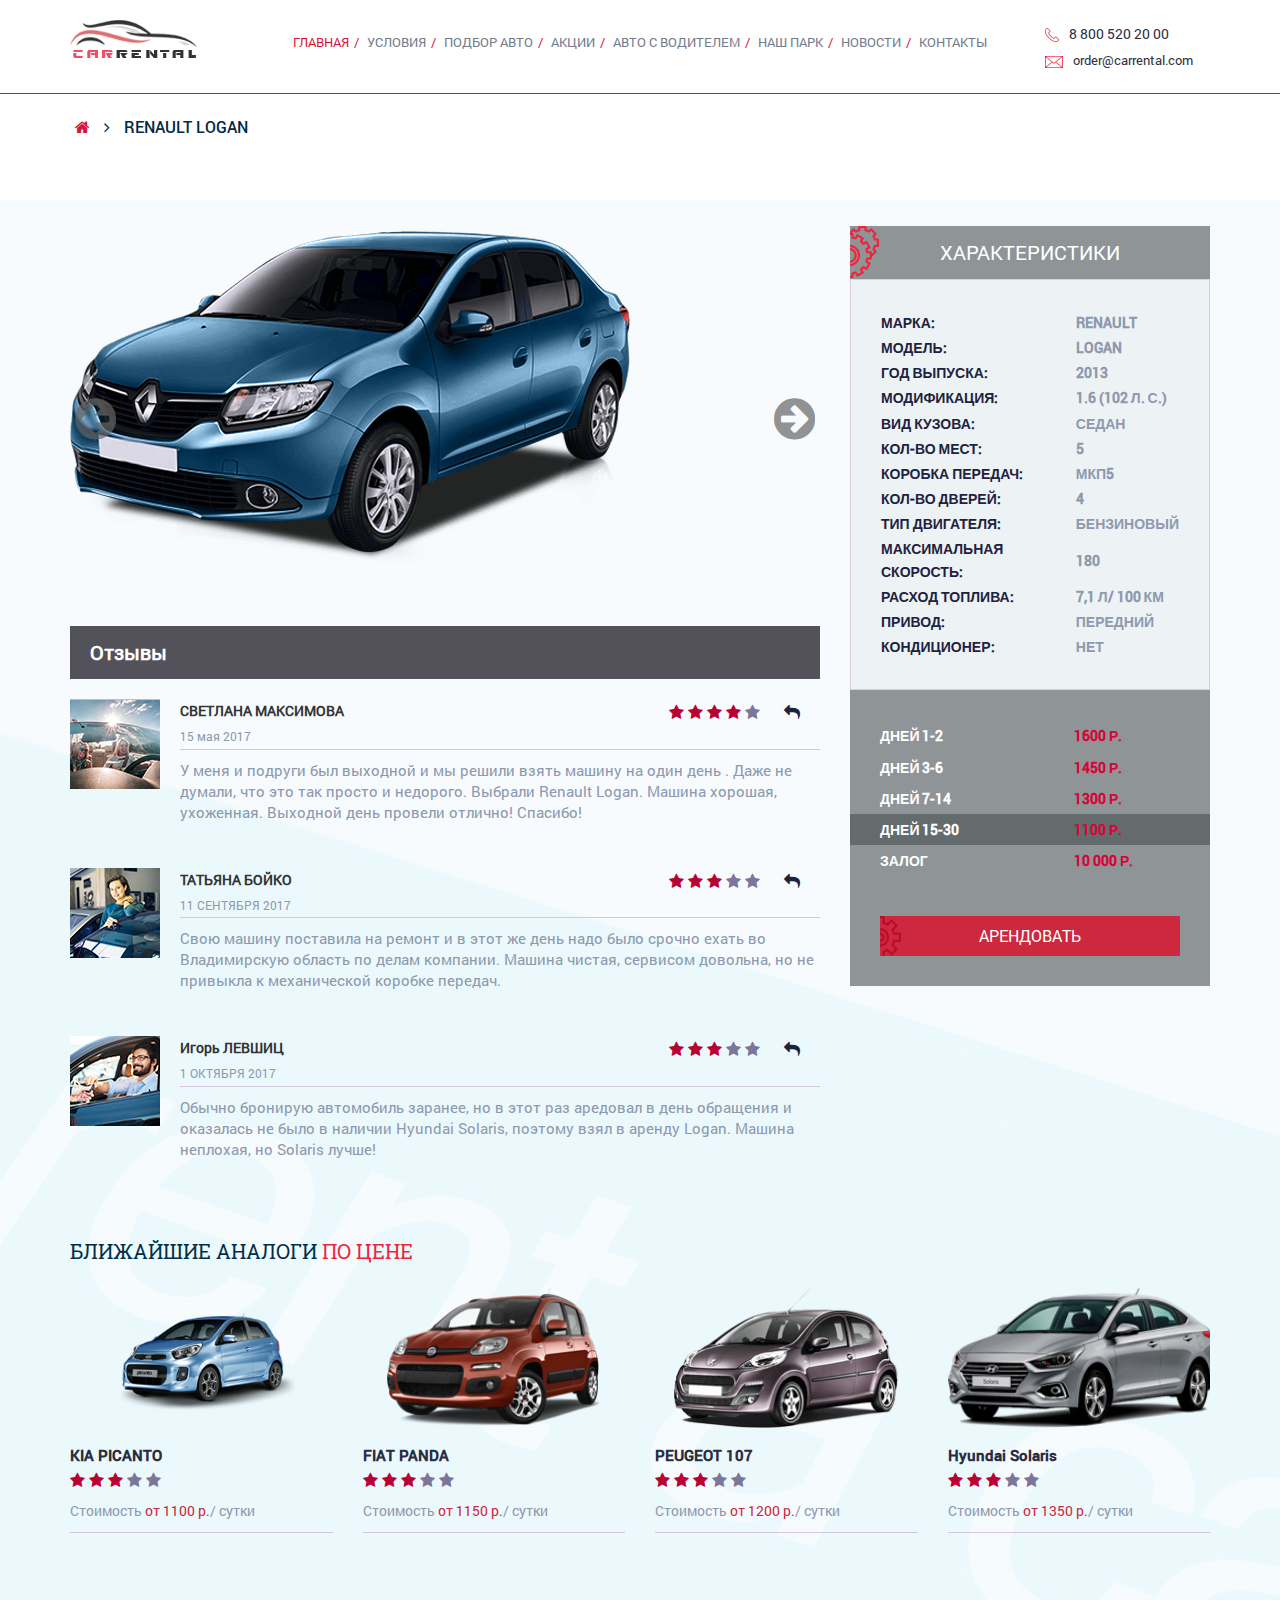
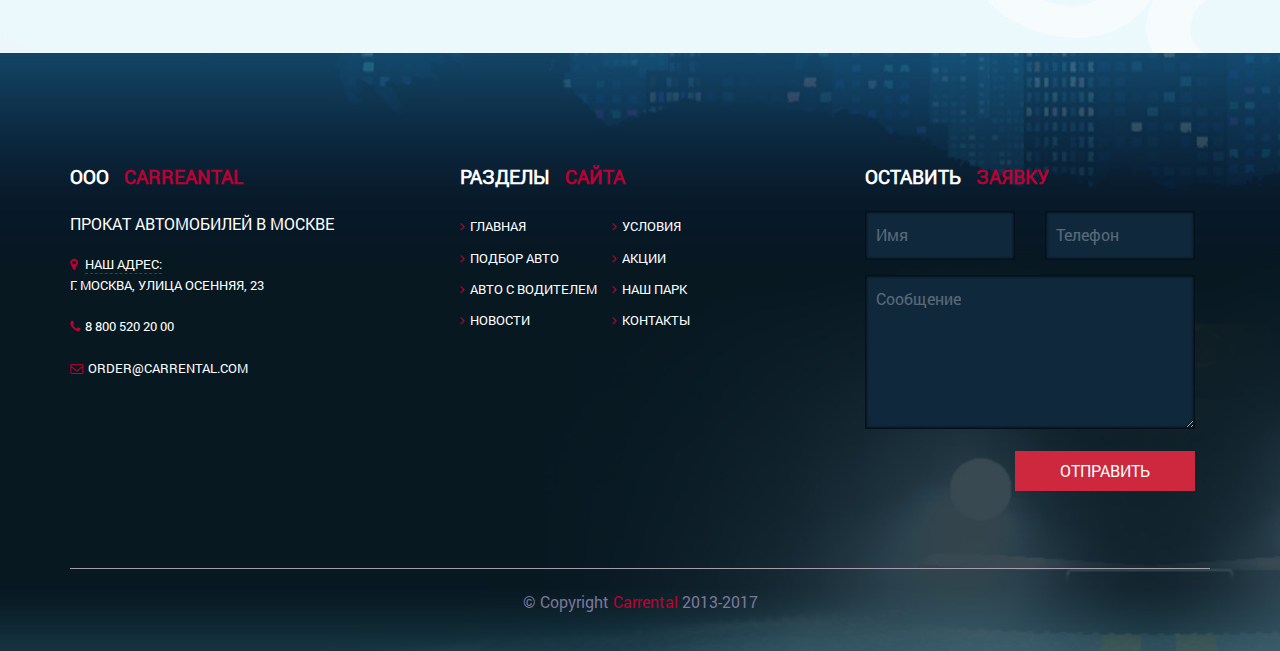
<file: page.html>
<!DOCTYPE html>
<html lang="ru">

<head>

	<meta charset="utf-8">

	<title>Страница авто</title>
	<meta name="description" content="">

	<meta http-equiv="X-UA-Compatible" content="IE=edge">
	<meta name="viewport" content="width=device-width, initial-scale=1, maximum-scale=1">

	<meta property="og:image" content="path/to/image.jpg">
	<link rel="shortcut icon" href="img/favicon/favicon.ico" type="image/x-icon">
	<link rel="apple-touch-icon" href="img/favicon/apple-touch-icon.png">
	<link rel="apple-touch-icon" sizes="72x72" href="img/favicon/apple-touch-icon-72x72.png">
	<link rel="apple-touch-icon" sizes="114x114" href="img/favicon/apple-touch-icon-114x114.png">

	<!-- Chrome, Firefox OS and Opera -->
	<meta name="theme-color" content="#000">
	<!-- Windows Phone -->
	<meta name="msapplication-navbutton-color" content="#000">
	<!-- iOS Safari -->
	<meta name="apple-mobile-web-app-status-bar-style" content="#000">

	<style>body { opacity: 0; overflow-x: hidden; } html { background-color: #fff; }</style>

</head>

<body class="nohome">

	<section class="header">

		<div class="top_line">
			<div class="container">
				<div class="row">
					<div class="col-xs-12 col-sm-3 col-md-2 col-lg-2">
						<a href="/" class="logo">
							<img src="img/logo.png" alt="Logo">
						</a>
						<a href="#" class="toggle-mnu hidden-sm hidden-md hidden-lg"><span></span></a>
					</div>
					<div class="col-xs-12 col-sm-7 col-md-8 col-lg-8">

						<nav class="top_menu">
							<ul>
								<li class="active"><a href="#">Главная</a></li>
								<li><a href="#">Условия</a></li>
								<li><a href="#">Подбор авто</a></li>
								<li><a href="#">Акции</a></li>
								<li><a href="#">Авто с водителем</a></li>
								<li><a href="#">Наш парк</a></li>
								<li><a href="#">Новости</a></li>
								<li><a href="#">Контакты</a></li>
							</ul>
						</nav>

					</div>
					<div class="col-xs-12 col-sm-2 col-md-2 col-lg-2">
						<div class="contacts">
							<div>
								<a href="tel:88005202020" class="phone"><img src="img/icon_phone.png" alt="Телефон">8 800 520 20 00</a>
							</div>
							<div>
								<a href="mailto:order@carrental.com"><img src="img/icon_mail.png" alt="Почта">order@carrental.com</a>
							</div>
						</div>
					</div>
				</div>
			</div>
		</div>
	</section>

	<nav class="breadcrumbs" role="navigation">
		<div class="container">
			<div class="row">
				<div class="col-lg-12">
					<ul>
						<li><a href="/" title="На главную"><i class="fa fa-home"></i></a></li>
						<li><i class="fa fa-angle-right"></i></li>
						<li>Renault Logan</li>
					</ul>
				</div>
			</div>
		</div>
	</nav>

	<section class="content">
		<div class="container">
			<div class="row">
				<div class="col-md-8 col-lg-8">
					<div class="image_car">
						<div class="carousel-container">
					    <div class="arrow left-arrow"><i class="fa fa-arrow-circle-left fa-3x"></i></div>
					    <ul class="carousel">
					      <li><img src="img/car_img1.png" alt="alt"></li>
					      <li><img src="img/car_img1.png" alt="alt"></li>
					      <li><img src="img/car_img1.png" alt="alt"></li>
					    </ul>
					    <div class="arrow right-arrow"><i class="fa fa-arrow-circle-right fa-3x"></i></div>
					  </div>

					</div>
					<div class="reviews_car">
						<h3>Отзывы</h3>
						<div class="review_item">
							<img src="img/review1.jpg" alt="Alt">
							<div class="review_content">
								<div class="name_date">
									<h4>СВЕТЛАНА МАКСИМОВА</h4>
									<span class="data">15 мая 2017</span>
								</div>
									<p class="review">У меня и подруги был выходной и мы решили взять машину на один день . Даже не думали, что это так просто и недорого. Выбрали Renault Logan. Машина хорошая, ухоженная. Выходной день провели отлично! Спасибо!</p>
							</div>
							<div class="rating">
								<i class="fa fa-star" style="color: #BA0133"></i>
								<i class="fa fa-star" style="color: #BA0133"></i>
								<i class="fa fa-star" style="color: #BA0133"></i>
								<i class="fa fa-star" style="color: #BA0133"></i>
								<i class="fa fa-star" style="color: #7B769A"></i>
								<a href="#"><i class="fa fa-reply"></i></a>
							</div>
						</div>
						<div class="review_item">
							<img src="img/review2.jpg" alt="Alt">
							<div class="review_content">
								<div class="name_date">
									<h4>ТАТЬЯНА БОЙКО</h4>
									<span class="data">11 СЕНТЯБРЯ 2017</span>
								</div>
									<p class="review">Свою машину поставила на ремонт и в этот же день надо было срочно ехать во Владимирскую область по делам компании. Машина чистая, сервисом довольна, но не привыкла к механической коробке передач.</p>
							</div>
							<div class="rating">
								<i class="fa fa-star" style="color: #BA0133"></i>
								<i class="fa fa-star" style="color: #BA0133"></i>
								<i class="fa fa-star" style="color: #BA0133"></i>
								<i class="fa fa-star" style="color: #7B769A"></i>
								<i class="fa fa-star" style="color: #7B769A"></i>
								<a href="#"><i class="fa fa-reply"></i></a>
							</div>
						</div>
						<div class="review_item">
							<img src="img/review3.jpg" alt="Alt">
							<div class="review_content">
								<div class="name_date">
									<h4>Игорь ЛЕВШИЦ</h4>
									<span class="data">1 ОКТЯБРЯ 2017</span>
								</div>
									<p class="review"> Обычно бронирую автомобиль заранее, но в этот раз аредовал в день обращения и оказалась не было в наличии Hyundai Solaris, поэтому взял в аренду Logan. Машина неплохая, но Solaris лучше! </p>
							</div>
							<div class="rating">
								<i class="fa fa-star" style="color: #BA0133"></i>
								<i class="fa fa-star" style="color: #BA0133"></i>
								<i class="fa fa-star" style="color: #BA0133"></i>
								<i class="fa fa-star" style="color: #7B769A"></i>
								<i class="fa fa-star" style="color: #7B769A"></i>
								<a href="#"><i class="fa fa-reply"></i></a>
							</div>
						</div>
					</div>
				</div>
				<div class="col-md-4 col-lg-4">
					<div class="char_auto_side">
						<h2>Характеристики</h2>
						<div class="char_auto">
							<table>
							  <tr>
							    <td>МАРКА:</td>
							    <td><span>Renault</span></td>
							  </tr>
							  <tr>
							    <td>МОДЕЛЬ:</td>
							    <td><span>Logan</span></td>
							  </tr>
							  <tr>
							    <td>ГОД ВЫПУСКА:</td>
							    <td><span>2013</span></td>
							  </tr>
							  <tr>
							    <td>модификациЯ: </td>
							    <td><span>1.6 (102 л. с.)</span></td>
							  </tr>
							  <tr>
							    <td>ВИД КУЗОВА:</td>
							    <td><span>СЕДАН</span></td>
							  </tr>
							  <tr>
							    <td>КОЛ-ВО МЕСТ:</td>
							    <td><span>5</span></td>
							  </tr>
							  <tr>
							    <td>КОРОБКА ПЕРЕДАЧ: </td>
							    <td><span>МКП5</span></td>
							  </tr>
							  <tr>
							    <td>КОЛ-ВО ДВЕРЕЙ:</td>
							    <td><span>4</span></td>
							  </tr>
							  <tr>
							    <td>Тип двигателя:</td>
							    <td><span>бензиновый</span></td>
							  </tr>
							  <tr>
							    <td>Максимальная скорость:</td>
							    <td><span>180</span></td>
							  </tr>
							  <tr>
							    <td>Расход топлива:</td>
							    <td><span>7,1 Л/ 100 КМ</span></td>
							  </tr>
							  <tr>
							    <td>Привод:</td>
							    <td><span>передний</span></td>
							  </tr>
							  <tr>
							    <td>КОНДИЦИОНЕР:</td>
							    <td><span>НЕТ</span></td>
							  </tr>
							</table>
						</div>
						<div class="price">
							<table>
							  <tr>
							    <td>ДНЕЙ 1-2</td>
							    <td><span>1600 р.</span></td>
							  </tr>
							  <tr>
							    <td>ДНЕЙ 3-6</td>
							    <td><span>1450 р.</span></td>
							  </tr>
							  <tr>
							    <td>ДНЕЙ 7-14</td>
							    <td><span>1300 р.</span></td>
							  </tr>
							  <tr style="background-color: #646b6d">
							    <td>ДНЕЙ 15-30</td>
							    <td><span>1100 р.</span></td>
							  </tr>
							  <tr>
							    <td>ЗАЛОГ</td>
							    <td><span>10 000 р.</span></td>
							  </tr>
							</table>
							<a href="#small-dialog" class="btn popup-with-move-anim arendovat">Арендовать</a>
						</div>
					</div>
				</div>
			</div>
		</div>
	</section>

	<section class="analogs">
		<div class="container">
			<div class="row">
				<div class="col-lg-12">
					<div class="sec_title">Ближайшие аналоги <span>по цене</span></div>
				</div>
			</div>
			<div class="row">
				<div class="analogs_items">
					<div class="col-sm-6 col-md-3 col-lg-3">
						<a href="#" class="analogs_item">
							<img src="img/catalog/auto17.png" alt="KIA PICANTO">
							<div class="car_name">KIA PICANTO</div>
							<div class="rating">
								<i class="fa fa-star" style="color: #BA0133"></i>
								<i class="fa fa-star" style="color: #BA0133"></i>
								<i class="fa fa-star" style="color: #BA0133"></i>
								<i class="fa fa-star" style="color: #7B769A"></i>
								<i class="fa fa-star" style="color: #7B769A"></i>
							</div>
							<div class="price">
								Стоимость <span>от 1100 р.</span>/ сутки
							</div>
						</a>
					</div>
					<div class="col-sm-6 col-md-3 col-lg-3">
						<a href="#" class="analogs_item">
							<img src="img/catalog/auto18.png" alt="FIAT PANDA">
							<div class="car_name">FIAT PANDA</div>
							<div class="rating">
								<i class="fa fa-star" style="color: #BA0133"></i>
								<i class="fa fa-star" style="color: #BA0133"></i>
								<i class="fa fa-star" style="color: #BA0133"></i>
								<i class="fa fa-star" style="color: #7B769A"></i>
								<i class="fa fa-star" style="color: #7B769A"></i>
							</div>
							<div class="price">
								Стоимость <span>от 1150 р.</span>/ сутки
							</div>
						</a>
					</div>
					<div class="col-sm-6 col-md-3 col-lg-3">
						<a href="#" class="analogs_item">
							<img src="img/catalog/auto19.png" alt="PEUGEOT 107">
							<div class="car_name">PEUGEOT 107</div>
							<div class="rating">
								<i class="fa fa-star" style="color: #BA0133"></i>
								<i class="fa fa-star" style="color: #BA0133"></i>
								<i class="fa fa-star" style="color: #BA0133"></i>
								<i class="fa fa-star" style="color: #7B769A"></i>
								<i class="fa fa-star" style="color: #7B769A"></i>
							</div>
							<div class="price">
								Стоимость <span>от 1200 р.</span>/ сутки
							</div>
						</a>
					</div>
					<div class="col-sm-6 col-md-3 col-lg-3">
						<a href="#" class="analogs_item">
							<img src="img/catalog/auto20.png" alt="Hyundai Solaris">
							<div class="car_name">Hyundai Solaris</div>
							<div class="rating">
								<i class="fa fa-star" style="color: #BA0133"></i>
								<i class="fa fa-star" style="color: #BA0133"></i>
								<i class="fa fa-star" style="color: #BA0133"></i>
								<i class="fa fa-star" style="color: #7B769A"></i>
								<i class="fa fa-star" style="color: #7B769A"></i>
							</div>
							<div class="price">
								Стоимость <span>от 1350 р.</span>/ сутки
							</div>
						</a>
					</div>
				</div>
			</div>
		</div>
	</section>


	<footer>
		<div class="container">
			<div class="row">
				<div class="col-md-4 col-lg-4">
					<div class="foot_colum">
						<h3>ооо <span>Carreantal</span></h3>
						<p class="foot_desc">прокат автомобилей в москве</p>
						<ul class="adress">
							<li>
								<i class="fa fa-map-marker"></i>
								<span>Наш адрес:</span>
								<div>Г. МОСКВА, Улица Осенняя, 23</div>
							</li>
							<li><i class="fa fa-phone"></i>8 800 520 20 00</li>
							<li><i class="fa fa-envelope-o"></i>order@сarrental.com</li>
						</ul>
					</div>
				</div>
				<div class="col-md-4 col-lg-4">
					<div class="foot_colum">
						<h3>Разделы <span>сайта</span></h3>
						<ul class="foot_nav">
							<li><a href="#"><i class="fa fa-angle-right"></i>Главная</a></li>
							<li><a href="#"><i class="fa fa-angle-right"></i>Подбор авто</a></li>
							<li><a href="#"><i class="fa fa-angle-right"></i>Авто с водителем</a></li>
							<li><a href="#"><i class="fa fa-angle-right"></i>Новости</a></li>
						</ul>
						<ul class="foot_nav">
							<li><a href="#"><i class="fa fa-angle-right"></i>Условия</a></li>
							<li><a href="#"><i class="fa fa-angle-right"></i>Акции</a></li>
							<li><a href="#"><i class="fa fa-angle-right"></i>Наш парк</a></li>
							<li><a href="#"><i class="fa fa-angle-right"></i>Контакты</a></li>
						</ul>
					</div>
				</div>
				<div class="col-md-4 col-lg-4">
					<div class="foot_colum">
						<div class="col-lg-12"><h3>оставить <span>заявку</span></h3></div>
						<form class="form_footer">
								<div class="col-lg-6"><input type="text" placeholder="Имя" required></div>
								<div class="col-lg-6"><input type="text" placeholder="Телефон" required></div>
								<div class="col-lg-12">
									<textarea cols="30" rows="5" placeholder="Сообщение"></textarea>
								</div>
								<div class="col-lg-12">
									<button class="btn">Отправить</button>
								</div>
						</form>

					</div>
				</div>
			</div>
			<div class="row">
				<div class="col-lg-12">
					<div class="copyright">
						© Copyright <span>Carrental</span> 2013-2017
					</div>
				</div>
			</div>
		</div>
	</footer>

	<div id="small-dialog" class="zoom-anim-dialog mfp-hide">
		<h3>АРЕНДОВАТЬ  АВТОМОБИЛЬ</h3>
		<form>
			<div class="input_group">
				<div class="row">
					<div class="col-lg-6">
						<label>ФАМИЛИЯ ИМЯ ОТЧЕСТВО</label>
						<input type="text" required placeholder="ИВАНОВ ИВАН ИВАНОВИЧ">
					</div>
					<div class="col-lg-3">
						<label>ДАТА ВЫДАЧИ</label>
						<input type="date">
					</div>
					<div class="col-lg-3">
						<label>ВРЕМЯ ВЫДАЧИ</label>
						<input type="time">
					</div>
				</div>
			</div>
			<div class="input_group">
				<div class="row">
					<div class="col-lg-6">
						<label>ТЕЛЕФОН</label>
						<input type="text" required placeholder="8 903 383 12 54">
					</div>
					<div class="col-lg-3">
						<label>ДАТА ВОЗВРАТА</label>
						<input type="date">
					</div>
					<div class="col-lg-3">
						<label>ВРЕМЯ ВОЗВРАТА</label>
						<input type="time">
					</div>
				</div>
			</div>
			<div class="row">
				<div class="col-lg-8">
					<label for="iagree" id="labl_iagree"><input type="checkbox" id="iagree" required>Согласие на обработку персональных данных
					</label>
				</div>
				<div class="col-lg-4">
					<button class="btn">Арендовать</button>
				</div>
			</div>
		</form>
	</div>


	<link rel="stylesheet" href="css/main.min.css">
	<script src="js/scripts.min.js"></script>


</body>
</html>
</file>
<file: css/main.min.css>
@font-face{font-family:roboto-example;font-weight:400;font-style:normal;src:url(../fonts/RobotoRegular/RobotoRegular.eot);src:url(../fonts/RobotoRegular/RobotoRegular.eot?#iefix) format("embedded-opentype"),url(../fonts/RobotoRegular/RobotoRegular.woff) format("woff"),url(../fonts/RobotoRegular/RobotoRegular.ttf) format("truetype")}@font-face{font-family:roboto-bold;font-weight:700;font-style:normal;src:url(../fonts/RobotoBold/RobotoBold.eot);src:url(../fonts/RobotoBold/RobotoBold.eot?#iefix) format("embedded-opentype"),url(../fonts/RobotoBold/RobotoBold.woff) format("woff"),url(../fonts/RobotoBold/RobotoBold.ttf) format("truetype")}@font-face{font-family:roboto-medium;font-weight:400;font-style:normal;src:url(../fonts/RobotoMedium/Roboto-Medium-webfont.eot);src:url(../fonts/RobotoMedium/Roboto-Medium-webfont.eot?#iefix) format("embedded-opentype"),url(../fonts/RobotoMedium/Roboto-Medium-webfont.woff) format("woff"),url(../fonts/RobotoMedium/Roboto-Medium-webfont.ttf) format("truetype")}@font-face{font-family:MyriadPro-Regular;font-weight:400;font-style:normal;src:url(../fonts/MyriadPro/MyriadPro-Regular.eot);src:url(../fonts/MyriadPro/MyriadPro-Regular.eot?#iefix) format("embedded-opentype"),url(../fonts/MyriadPro/MyriadPro-Regular.woff) format("woff"),url(../fonts/MyriadPro/MyriadPro-Regular.ttf) format("truetype")}@font-face{font-family:RobotoSlabRegular;font-weight:400;font-style:normal;src:url(../fonts/RobotoSlabRegular/RobotoSlabRegular.eot);src:url(../fonts/RobotoSlabRegular/RobotoSlabRegular.eot?#iefix) format("embedded-opentype"),url(../fonts/RobotoSlabRegular/RobotoSlabRegular.woff) format("woff"),url(../fonts/RobotoSlabRegular/RobotoSlabRegular.ttf) format("truetype")}html{font-family:sans-serif;-ms-text-size-adjust:100%;-webkit-text-size-adjust:100%}body{margin:0}article,aside,details,figcaption,figure,footer,header,hgroup,main,menu,nav,section,summary{display:block}audio,canvas,progress,video{display:inline-block;vertical-align:baseline}audio:not([controls]){display:none;height:0}[hidden],template{display:none}a{background-color:transparent}a:active,a:hover{outline:0}abbr[title]{border-bottom:1px dotted}b,strong{font-weight:700}dfn{font-style:italic}h1{font-size:2em;margin:.67em 0}mark{background:#ff0;color:#000}small{font-size:80%}sub,sup{font-size:75%;line-height:0;position:relative;vertical-align:baseline}sup{top:-.5em}sub{bottom:-.25em}img{border:0}svg:not(:root){overflow:hidden}figure{margin:1em 40px}hr{-webkit-box-sizing:content-box;box-sizing:content-box;height:0}pre{overflow:auto}code,kbd,pre,samp{font-family:monospace,monospace;font-size:1em}button,input,optgroup,select,textarea{color:inherit;font:inherit;margin:0}button{overflow:visible}button,select{text-transform:none}button,html input[type=button],input[type=reset],input[type=submit]{-webkit-appearance:button;cursor:pointer}button[disabled],html input[disabled]{cursor:default}button::-moz-focus-inner,input::-moz-focus-inner{border:0;padding:0}input{line-height:normal}input[type=checkbox],input[type=radio]{-webkit-box-sizing:border-box;box-sizing:border-box;padding:0}input[type=number]::-webkit-inner-spin-button,input[type=number]::-webkit-outer-spin-button{height:auto}input[type=search]{-webkit-appearance:textfield;-webkit-box-sizing:content-box;box-sizing:content-box}input[type=search]::-webkit-search-cancel-button,input[type=search]::-webkit-search-decoration{-webkit-appearance:none}fieldset{border:1px solid silver;margin:0 2px;padding:.35em .625em .75em}legend{border:0;padding:0}textarea{overflow:auto}optgroup{font-weight:700}table{border-collapse:collapse;border-spacing:0}td,th{padding:0}*{-webkit-box-sizing:border-box;box-sizing:border-box}:after,:before{-webkit-box-sizing:border-box;box-sizing:border-box}html{font-size:10px;-webkit-tap-highlight-color:transparent}body{font-family:"Helvetica Neue",Helvetica,Arial,sans-serif;font-size:14px;line-height:1.42857143;color:#333;background-color:#fff}button,input,select,textarea{font-family:inherit;font-size:inherit;line-height:inherit}a{color:#337ab7;text-decoration:none}a:focus,a:hover{color:#23527c;text-decoration:underline}a:focus{outline:5px auto -webkit-focus-ring-color;outline-offset:-2px}figure{margin:0}img{vertical-align:middle}.img-responsive{display:block;max-width:100%;height:auto}.img-rounded{-webkit-border-radius:6px;border-radius:6px}.img-thumbnail{padding:4px;line-height:1.42857143;background-color:#fff;border:1px solid #ddd;-webkit-border-radius:4px;border-radius:4px;-webkit-transition:all .2s ease-in-out;-o-transition:all .2s ease-in-out;transition:all .2s ease-in-out;display:inline-block;max-width:100%;height:auto}.img-circle{-webkit-border-radius:50%;border-radius:50%}hr{margin-top:20px;margin-bottom:20px;border:0;border-top:1px solid #eee}.sr-only{position:absolute;width:1px;height:1px;margin:-1px;padding:0;overflow:hidden;clip:rect(0,0,0,0);border:0}.sr-only-focusable:active,.sr-only-focusable:focus{position:static;width:auto;height:auto;margin:0;overflow:visible;clip:auto}[role=button]{cursor:pointer}.container{margin-right:auto;margin-left:auto;padding-left:15px;padding-right:15px}@media (min-width:768px){.container{width:750px}}@media (min-width:992px){.container{width:970px}}@media (min-width:1200px){.container{width:1170px}}.container-fluid{margin-right:auto;margin-left:auto;padding-left:15px;padding-right:15px}.row{margin-left:-15px;margin-right:-15px}.col-lg-1,.col-lg-10,.col-lg-11,.col-lg-12,.col-lg-2,.col-lg-3,.col-lg-4,.col-lg-5,.col-lg-6,.col-lg-7,.col-lg-8,.col-lg-9,.col-md-1,.col-md-10,.col-md-11,.col-md-12,.col-md-2,.col-md-3,.col-md-4,.col-md-5,.col-md-6,.col-md-7,.col-md-8,.col-md-9,.col-sm-1,.col-sm-10,.col-sm-11,.col-sm-12,.col-sm-2,.col-sm-3,.col-sm-4,.col-sm-5,.col-sm-6,.col-sm-7,.col-sm-8,.col-sm-9,.col-xs-1,.col-xs-10,.col-xs-11,.col-xs-12,.col-xs-2,.col-xs-3,.col-xs-4,.col-xs-5,.col-xs-6,.col-xs-7,.col-xs-8,.col-xs-9{position:relative;min-height:1px;padding-left:15px;padding-right:15px}.col-xs-1,.col-xs-10,.col-xs-11,.col-xs-12,.col-xs-2,.col-xs-3,.col-xs-4,.col-xs-5,.col-xs-6,.col-xs-7,.col-xs-8,.col-xs-9{float:left}.col-xs-12{width:100%}.col-xs-11{width:91.66666667%}.col-xs-10{width:83.33333333%}.col-xs-9{width:75%}.col-xs-8{width:66.66666667%}.col-xs-7{width:58.33333333%}.col-xs-6{width:50%}.col-xs-5{width:41.66666667%}.col-xs-4{width:33.33333333%}.col-xs-3{width:25%}.col-xs-2{width:16.66666667%}.col-xs-1{width:8.33333333%}.col-xs-pull-12{right:100%}.col-xs-pull-11{right:91.66666667%}.col-xs-pull-10{right:83.33333333%}.col-xs-pull-9{right:75%}.col-xs-pull-8{right:66.66666667%}.col-xs-pull-7{right:58.33333333%}.col-xs-pull-6{right:50%}.col-xs-pull-5{right:41.66666667%}.col-xs-pull-4{right:33.33333333%}.col-xs-pull-3{right:25%}.col-xs-pull-2{right:16.66666667%}.col-xs-pull-1{right:8.33333333%}.col-xs-pull-0{right:auto}.col-xs-push-12{left:100%}.col-xs-push-11{left:91.66666667%}.col-xs-push-10{left:83.33333333%}.col-xs-push-9{left:75%}.col-xs-push-8{left:66.66666667%}.col-xs-push-7{left:58.33333333%}.col-xs-push-6{left:50%}.col-xs-push-5{left:41.66666667%}.col-xs-push-4{left:33.33333333%}.col-xs-push-3{left:25%}.col-xs-push-2{left:16.66666667%}.col-xs-push-1{left:8.33333333%}.col-xs-push-0{left:auto}.col-xs-offset-12{margin-left:100%}.col-xs-offset-11{margin-left:91.66666667%}.col-xs-offset-10{margin-left:83.33333333%}.col-xs-offset-9{margin-left:75%}.col-xs-offset-8{margin-left:66.66666667%}.col-xs-offset-7{margin-left:58.33333333%}.col-xs-offset-6{margin-left:50%}.col-xs-offset-5{margin-left:41.66666667%}.col-xs-offset-4{margin-left:33.33333333%}.col-xs-offset-3{margin-left:25%}.col-xs-offset-2{margin-left:16.66666667%}.col-xs-offset-1{margin-left:8.33333333%}.col-xs-offset-0{margin-left:0}@media (min-width:768px){.col-sm-1,.col-sm-10,.col-sm-11,.col-sm-12,.col-sm-2,.col-sm-3,.col-sm-4,.col-sm-5,.col-sm-6,.col-sm-7,.col-sm-8,.col-sm-9{float:left}.col-sm-12{width:100%}.col-sm-11{width:91.66666667%}.col-sm-10{width:83.33333333%}.col-sm-9{width:75%}.col-sm-8{width:66.66666667%}.col-sm-7{width:58.33333333%}.col-sm-6{width:50%}.col-sm-5{width:41.66666667%}.col-sm-4{width:33.33333333%}.col-sm-3{width:25%}.col-sm-2{width:16.66666667%}.col-sm-1{width:8.33333333%}.col-sm-pull-12{right:100%}.col-sm-pull-11{right:91.66666667%}.col-sm-pull-10{right:83.33333333%}.col-sm-pull-9{right:75%}.col-sm-pull-8{right:66.66666667%}.col-sm-pull-7{right:58.33333333%}.col-sm-pull-6{right:50%}.col-sm-pull-5{right:41.66666667%}.col-sm-pull-4{right:33.33333333%}.col-sm-pull-3{right:25%}.col-sm-pull-2{right:16.66666667%}.col-sm-pull-1{right:8.33333333%}.col-sm-pull-0{right:auto}.col-sm-push-12{left:100%}.col-sm-push-11{left:91.66666667%}.col-sm-push-10{left:83.33333333%}.col-sm-push-9{left:75%}.col-sm-push-8{left:66.66666667%}.col-sm-push-7{left:58.33333333%}.col-sm-push-6{left:50%}.col-sm-push-5{left:41.66666667%}.col-sm-push-4{left:33.33333333%}.col-sm-push-3{left:25%}.col-sm-push-2{left:16.66666667%}.col-sm-push-1{left:8.33333333%}.col-sm-push-0{left:auto}.col-sm-offset-12{margin-left:100%}.col-sm-offset-11{margin-left:91.66666667%}.col-sm-offset-10{margin-left:83.33333333%}.col-sm-offset-9{margin-left:75%}.col-sm-offset-8{margin-left:66.66666667%}.col-sm-offset-7{margin-left:58.33333333%}.col-sm-offset-6{margin-left:50%}.col-sm-offset-5{margin-left:41.66666667%}.col-sm-offset-4{margin-left:33.33333333%}.col-sm-offset-3{margin-left:25%}.col-sm-offset-2{margin-left:16.66666667%}.col-sm-offset-1{margin-left:8.33333333%}.col-sm-offset-0{margin-left:0}}@media (min-width:992px){.col-md-1,.col-md-10,.col-md-11,.col-md-12,.col-md-2,.col-md-3,.col-md-4,.col-md-5,.col-md-6,.col-md-7,.col-md-8,.col-md-9{float:left}.col-md-12{width:100%}.col-md-11{width:91.66666667%}.col-md-10{width:83.33333333%}.col-md-9{width:75%}.col-md-8{width:66.66666667%}.col-md-7{width:58.33333333%}.col-md-6{width:50%}.col-md-5{width:41.66666667%}.col-md-4{width:33.33333333%}.col-md-3{width:25%}.col-md-2{width:16.66666667%}.col-md-1{width:8.33333333%}.col-md-pull-12{right:100%}.col-md-pull-11{right:91.66666667%}.col-md-pull-10{right:83.33333333%}.col-md-pull-9{right:75%}.col-md-pull-8{right:66.66666667%}.col-md-pull-7{right:58.33333333%}.col-md-pull-6{right:50%}.col-md-pull-5{right:41.66666667%}.col-md-pull-4{right:33.33333333%}.col-md-pull-3{right:25%}.col-md-pull-2{right:16.66666667%}.col-md-pull-1{right:8.33333333%}.col-md-pull-0{right:auto}.col-md-push-12{left:100%}.col-md-push-11{left:91.66666667%}.col-md-push-10{left:83.33333333%}.col-md-push-9{left:75%}.col-md-push-8{left:66.66666667%}.col-md-push-7{left:58.33333333%}.col-md-push-6{left:50%}.col-md-push-5{left:41.66666667%}.col-md-push-4{left:33.33333333%}.col-md-push-3{left:25%}.col-md-push-2{left:16.66666667%}.col-md-push-1{left:8.33333333%}.col-md-push-0{left:auto}.col-md-offset-12{margin-left:100%}.col-md-offset-11{margin-left:91.66666667%}.col-md-offset-10{margin-left:83.33333333%}.col-md-offset-9{margin-left:75%}.col-md-offset-8{margin-left:66.66666667%}.col-md-offset-7{margin-left:58.33333333%}.col-md-offset-6{margin-left:50%}.col-md-offset-5{margin-left:41.66666667%}.col-md-offset-4{margin-left:33.33333333%}.col-md-offset-3{margin-left:25%}.col-md-offset-2{margin-left:16.66666667%}.col-md-offset-1{margin-left:8.33333333%}.col-md-offset-0{margin-left:0}}@media (min-width:1200px){.col-lg-1,.col-lg-10,.col-lg-11,.col-lg-12,.col-lg-2,.col-lg-3,.col-lg-4,.col-lg-5,.col-lg-6,.col-lg-7,.col-lg-8,.col-lg-9{float:left}.col-lg-12{width:100%}.col-lg-11{width:91.66666667%}.col-lg-10{width:83.33333333%}.col-lg-9{width:75%}.col-lg-8{width:66.66666667%}.col-lg-7{width:58.33333333%}.col-lg-6{width:50%}.col-lg-5{width:41.66666667%}.col-lg-4{width:33.33333333%}.col-lg-3{width:25%}.col-lg-2{width:16.66666667%}.col-lg-1{width:8.33333333%}.col-lg-pull-12{right:100%}.col-lg-pull-11{right:91.66666667%}.col-lg-pull-10{right:83.33333333%}.col-lg-pull-9{right:75%}.col-lg-pull-8{right:66.66666667%}.col-lg-pull-7{right:58.33333333%}.col-lg-pull-6{right:50%}.col-lg-pull-5{right:41.66666667%}.col-lg-pull-4{right:33.33333333%}.col-lg-pull-3{right:25%}.col-lg-pull-2{right:16.66666667%}.col-lg-pull-1{right:8.33333333%}.col-lg-pull-0{right:auto}.col-lg-push-12{left:100%}.col-lg-push-11{left:91.66666667%}.col-lg-push-10{left:83.33333333%}.col-lg-push-9{left:75%}.col-lg-push-8{left:66.66666667%}.col-lg-push-7{left:58.33333333%}.col-lg-push-6{left:50%}.col-lg-push-5{left:41.66666667%}.col-lg-push-4{left:33.33333333%}.col-lg-push-3{left:25%}.col-lg-push-2{left:16.66666667%}.col-lg-push-1{left:8.33333333%}.col-lg-push-0{left:auto}.col-lg-offset-12{margin-left:100%}.col-lg-offset-11{margin-left:91.66666667%}.col-lg-offset-10{margin-left:83.33333333%}.col-lg-offset-9{margin-left:75%}.col-lg-offset-8{margin-left:66.66666667%}.col-lg-offset-7{margin-left:58.33333333%}.col-lg-offset-6{margin-left:50%}.col-lg-offset-5{margin-left:41.66666667%}.col-lg-offset-4{margin-left:33.33333333%}.col-lg-offset-3{margin-left:25%}.col-lg-offset-2{margin-left:16.66666667%}.col-lg-offset-1{margin-left:8.33333333%}.col-lg-offset-0{margin-left:0}}.clearfix:after,.clearfix:before,.container-fluid:after,.container-fluid:before,.container:after,.container:before,.row:after,.row:before{content:" ";display:table}.clearfix:after,.container-fluid:after,.container:after,.row:after{clear:both}.center-block{display:block;margin-left:auto;margin-right:auto}.pull-right{float:right!important}.pull-left{float:left!important}.hide{display:none!important}.show{display:block!important}.invisible{visibility:hidden}.text-hide{font:0/0 a;color:transparent;text-shadow:none;background-color:transparent;border:0}.hidden{display:none!important}.affix{position:fixed}@-ms-viewport{width:device-width}.visible-lg,.visible-md,.visible-sm,.visible-xs{display:none!important}.visible-lg-block,.visible-lg-inline,.visible-lg-inline-block,.visible-md-block,.visible-md-inline,.visible-md-inline-block,.visible-sm-block,.visible-sm-inline,.visible-sm-inline-block,.visible-xs-block,.visible-xs-inline,.visible-xs-inline-block{display:none!important}@media (max-width:767px){.visible-xs{display:block!important}table.visible-xs{display:table!important}tr.visible-xs{display:table-row!important}td.visible-xs,th.visible-xs{display:table-cell!important}}@media (max-width:767px){.visible-xs-block{display:block!important}}@media (max-width:767px){.visible-xs-inline{display:inline!important}}@media (max-width:767px){.visible-xs-inline-block{display:inline-block!important}}@media (min-width:768px) and (max-width:991px){.visible-sm{display:block!important}table.visible-sm{display:table!important}tr.visible-sm{display:table-row!important}td.visible-sm,th.visible-sm{display:table-cell!important}}@media (min-width:768px) and (max-width:991px){.visible-sm-block{display:block!important}}@media (min-width:768px) and (max-width:991px){.visible-sm-inline{display:inline!important}}@media (min-width:768px) and (max-width:991px){.visible-sm-inline-block{display:inline-block!important}}@media (min-width:992px) and (max-width:1199px){.visible-md{display:block!important}table.visible-md{display:table!important}tr.visible-md{display:table-row!important}td.visible-md,th.visible-md{display:table-cell!important}}@media (min-width:992px) and (max-width:1199px){.visible-md-block{display:block!important}}@media (min-width:992px) and (max-width:1199px){.visible-md-inline{display:inline!important}}@media (min-width:992px) and (max-width:1199px){.visible-md-inline-block{display:inline-block!important}}@media (min-width:1200px){.visible-lg{display:block!important}table.visible-lg{display:table!important}tr.visible-lg{display:table-row!important}td.visible-lg,th.visible-lg{display:table-cell!important}}@media (min-width:1200px){.visible-lg-block{display:block!important}}@media (min-width:1200px){.visible-lg-inline{display:inline!important}}@media (min-width:1200px){.visible-lg-inline-block{display:inline-block!important}}@media (max-width:767px){.hidden-xs{display:none!important}}@media (min-width:768px) and (max-width:991px){.hidden-sm{display:none!important}}@media (min-width:992px) and (max-width:1199px){.hidden-md{display:none!important}}@media (min-width:1200px){.hidden-lg{display:none!important}}.visible-print{display:none!important}@media print{.visible-print{display:block!important}table.visible-print{display:table!important}tr.visible-print{display:table-row!important}td.visible-print,th.visible-print{display:table-cell!important}}.visible-print-block{display:none!important}@media print{.visible-print-block{display:block!important}}.visible-print-inline{display:none!important}@media print{.visible-print-inline{display:inline!important}}.visible-print-inline-block{display:none!important}@media print{.visible-print-inline-block{display:inline-block!important}}@media print{.hidden-print{display:none!important}}/*! nouislider - 10.0.0 - 2017-05-28 14:52:48 */.noUi-target,.noUi-target *{-webkit-touch-callout:none;-webkit-tap-highlight-color:transparent;-webkit-user-select:none;-ms-touch-action:none;touch-action:none;-ms-user-select:none;-moz-user-select:none;user-select:none;-webkit-box-sizing:border-box;box-sizing:border-box}.noUi-target{position:relative;direction:ltr}.noUi-base{width:100%;height:100%;position:relative;z-index:1}.noUi-connect{position:absolute;right:0;top:0;left:0;bottom:0}.noUi-origin{position:absolute;height:0;width:0}.noUi-handle{position:relative;z-index:1}.noUi-state-tap .noUi-connect,.noUi-state-tap .noUi-origin{-webkit-transition:top .3s,right .3s,bottom .3s,left .3s;-o-transition:top .3s,right .3s,bottom .3s,left .3s;transition:top .3s,right .3s,bottom .3s,left .3s}.noUi-state-drag *{cursor:inherit!important}.noUi-base,.noUi-handle{-webkit-transform:translate3d(0,0,0);transform:translate3d(0,0,0)}.noUi-horizontal{height:18px}.noUi-horizontal .noUi-handle{width:34px;height:28px;left:-17px;top:-6px}.noUi-vertical{width:18px}.noUi-vertical .noUi-handle{width:28px;height:34px;left:-6px;top:-17px}.noUi-target{background:#fafafa;-webkit-border-radius:4px;border-radius:4px;border:1px solid #d3d3d3;-webkit-box-shadow:inset 0 1px 1px #f0f0f0,0 3px 6px -5px #bbb;box-shadow:inset 0 1px 1px #f0f0f0,0 3px 6px -5px #bbb}.noUi-connect{background:#3fb8af;-webkit-border-radius:4px;border-radius:4px;-webkit-box-shadow:inset 0 0 3px rgba(51,51,51,.45);box-shadow:inset 0 0 3px rgba(51,51,51,.45);-webkit-transition:background 450ms;-o-transition:background 450ms;transition:background 450ms}.noUi-draggable{cursor:ew-resize}.noUi-vertical .noUi-draggable{cursor:ns-resize}.noUi-handle{border:1px solid #d9d9d9;-webkit-border-radius:3px;border-radius:3px;background:#fff;cursor:default;-webkit-box-shadow:inset 0 0 1px #fff,inset 0 1px 7px #ebebeb,0 3px 6px -3px #bbb;box-shadow:inset 0 0 1px #fff,inset 0 1px 7px #ebebeb,0 3px 6px -3px #bbb}.noUi-active{-webkit-box-shadow:inset 0 0 1px #fff,inset 0 1px 7px #ddd,0 3px 6px -3px #bbb;box-shadow:inset 0 0 1px #fff,inset 0 1px 7px #ddd,0 3px 6px -3px #bbb}.noUi-handle:after,.noUi-handle:before{content:"";display:block;position:absolute;height:14px;width:1px;background:#e8e7e6;left:14px;top:6px}.noUi-handle:after{left:17px}.noUi-vertical .noUi-handle:after,.noUi-vertical .noUi-handle:before{width:14px;height:1px;left:6px;top:14px}.noUi-vertical .noUi-handle:after{top:17px}[disabled] .noUi-connect{background:#b8b8b8}[disabled] .noUi-handle,[disabled].noUi-handle,[disabled].noUi-target{cursor:not-allowed}.noUi-pips,.noUi-pips *{-webkit-box-sizing:border-box;box-sizing:border-box}.noUi-pips{position:absolute;color:#999}.noUi-value{position:absolute;white-space:nowrap;text-align:center}.noUi-value-sub{color:#ccc;font-size:10px}.noUi-marker{position:absolute;background:#ccc}.noUi-marker-large,.noUi-marker-sub{background:#aaa}.noUi-pips-horizontal{padding:10px 0;height:80px;top:100%;left:0;width:100%}.noUi-value-horizontal{-webkit-transform:translate3d(-50%,50%,0);transform:translate3d(-50%,50%,0)}.noUi-marker-horizontal.noUi-marker{margin-left:-1px;width:2px;height:5px}.noUi-marker-horizontal.noUi-marker-sub{height:10px}.noUi-marker-horizontal.noUi-marker-large{height:15px}.noUi-pips-vertical{padding:0 10px;height:100%;top:0;left:100%}.noUi-value-vertical{-webkit-transform:translate3d(0,50%,0);transform:translate3d(0,50%,0);padding-left:25px}.noUi-marker-vertical.noUi-marker{width:5px;height:2px;margin-top:-1px}.noUi-marker-vertical.noUi-marker-sub{width:10px}.noUi-marker-vertical.noUi-marker-large{width:15px}.noUi-tooltip{display:block;position:absolute;border:1px solid #d9d9d9;-webkit-border-radius:3px;border-radius:3px;background:#fff;color:#000;padding:5px;text-align:center;white-space:nowrap}.noUi-horizontal .noUi-tooltip{-webkit-transform:translate(-50%,0);-ms-transform:translate(-50%,0);transform:translate(-50%,0);left:50%;bottom:120%}.noUi-vertical .noUi-tooltip{-webkit-transform:translate(0,-50%);-ms-transform:translate(0,-50%);transform:translate(0,-50%);top:50%;right:120%}/*!
 *  Font Awesome 4.7.0 by @davegandy - http://fontawesome.io - @fontawesome
 *  License - http://fontawesome.io/license (Font: SIL OFL 1.1, CSS: MIT License)
 */@font-face{font-family:FontAwesome;src:url(../fonts/fontawesome-webfont.eot?v=4.7.0);src:url(../fonts/fontawesome-webfont.eot?#iefix&v=4.7.0) format("embedded-opentype"),url(../fonts/fontawesome-webfont.woff2?v=4.7.0) format("woff2"),url(../fonts/fontawesome-webfont.woff?v=4.7.0) format("woff"),url(../fonts/fontawesome-webfont.ttf?v=4.7.0) format("truetype"),url(../fonts/fontawesome-webfont.svg?v=4.7.0#fontawesomeregular) format("svg");font-weight:400;font-style:normal}.fa{display:inline-block;font:normal normal normal 14px/1 FontAwesome;font-size:inherit;text-rendering:auto;-webkit-font-smoothing:antialiased;-moz-osx-font-smoothing:grayscale}.fa-lg{font-size:1.33333333em;line-height:.75em;vertical-align:-15%}.fa-2x{font-size:2em}.fa-3x{font-size:3em}.fa-4x{font-size:4em}.fa-5x{font-size:5em}.fa-fw{width:1.28571429em;text-align:center}.fa-ul{padding-left:0;margin-left:2.14285714em;list-style-type:none}.fa-ul>li{position:relative}.fa-li{position:absolute;left:-2.14285714em;width:2.14285714em;top:.14285714em;text-align:center}.fa-li.fa-lg{left:-1.85714286em}.fa-border{padding:.2em .25em .15em;border:solid .08em #eee;-webkit-border-radius:.1em;border-radius:.1em}.fa-pull-left{float:left}.fa-pull-right{float:right}.fa.fa-pull-left{margin-right:.3em}.fa.fa-pull-right{margin-left:.3em}.pull-right{float:right}.pull-left{float:left}.fa.pull-left{margin-right:.3em}.fa.pull-right{margin-left:.3em}.fa-spin{-webkit-animation:fa-spin 2s infinite linear;animation:fa-spin 2s infinite linear}.fa-pulse{-webkit-animation:fa-spin 1s infinite steps(8);animation:fa-spin 1s infinite steps(8)}@-webkit-keyframes fa-spin{0%{-webkit-transform:rotate(0);transform:rotate(0)}100%{-webkit-transform:rotate(359deg);transform:rotate(359deg)}}@keyframes fa-spin{0%{-webkit-transform:rotate(0);transform:rotate(0)}100%{-webkit-transform:rotate(359deg);transform:rotate(359deg)}}.fa-rotate-90{-webkit-transform:rotate(90deg);-ms-transform:rotate(90deg);transform:rotate(90deg)}.fa-rotate-180{-webkit-transform:rotate(180deg);-ms-transform:rotate(180deg);transform:rotate(180deg)}.fa-rotate-270{-webkit-transform:rotate(270deg);-ms-transform:rotate(270deg);transform:rotate(270deg)}.fa-flip-horizontal{-webkit-transform:scale(-1,1);-ms-transform:scale(-1,1);transform:scale(-1,1)}.fa-flip-vertical{-webkit-transform:scale(1,-1);-ms-transform:scale(1,-1);transform:scale(1,-1)}:root .fa-flip-horizontal,:root .fa-flip-vertical,:root .fa-rotate-180,:root .fa-rotate-270,:root .fa-rotate-90{-webkit-filter:none;filter:none}.fa-stack{position:relative;display:inline-block;width:2em;height:2em;line-height:2em;vertical-align:middle}.fa-stack-1x,.fa-stack-2x{position:absolute;left:0;width:100%;text-align:center}.fa-stack-1x{line-height:inherit}.fa-stack-2x{font-size:2em}.fa-inverse{color:#fff}.fa-glass:before{content:"\f000"}.fa-music:before{content:"\f001"}.fa-search:before{content:"\f002"}.fa-envelope-o:before{content:"\f003"}.fa-heart:before{content:"\f004"}.fa-star:before{content:"\f005"}.fa-star-o:before{content:"\f006"}.fa-user:before{content:"\f007"}.fa-film:before{content:"\f008"}.fa-th-large:before{content:"\f009"}.fa-th:before{content:"\f00a"}.fa-th-list:before{content:"\f00b"}.fa-check:before{content:"\f00c"}.fa-close:before,.fa-remove:before,.fa-times:before{content:"\f00d"}.fa-search-plus:before{content:"\f00e"}.fa-search-minus:before{content:"\f010"}.fa-power-off:before{content:"\f011"}.fa-signal:before{content:"\f012"}.fa-cog:before,.fa-gear:before{content:"\f013"}.fa-trash-o:before{content:"\f014"}.fa-home:before{content:"\f015"}.fa-file-o:before{content:"\f016"}.fa-clock-o:before{content:"\f017"}.fa-road:before{content:"\f018"}.fa-download:before{content:"\f019"}.fa-arrow-circle-o-down:before{content:"\f01a"}.fa-arrow-circle-o-up:before{content:"\f01b"}.fa-inbox:before{content:"\f01c"}.fa-play-circle-o:before{content:"\f01d"}.fa-repeat:before,.fa-rotate-right:before{content:"\f01e"}.fa-refresh:before{content:"\f021"}.fa-list-alt:before{content:"\f022"}.fa-lock:before{content:"\f023"}.fa-flag:before{content:"\f024"}.fa-headphones:before{content:"\f025"}.fa-volume-off:before{content:"\f026"}.fa-volume-down:before{content:"\f027"}.fa-volume-up:before{content:"\f028"}.fa-qrcode:before{content:"\f029"}.fa-barcode:before{content:"\f02a"}.fa-tag:before{content:"\f02b"}.fa-tags:before{content:"\f02c"}.fa-book:before{content:"\f02d"}.fa-bookmark:before{content:"\f02e"}.fa-print:before{content:"\f02f"}.fa-camera:before{content:"\f030"}.fa-font:before{content:"\f031"}.fa-bold:before{content:"\f032"}.fa-italic:before{content:"\f033"}.fa-text-height:before{content:"\f034"}.fa-text-width:before{content:"\f035"}.fa-align-left:before{content:"\f036"}.fa-align-center:before{content:"\f037"}.fa-align-right:before{content:"\f038"}.fa-align-justify:before{content:"\f039"}.fa-list:before{content:"\f03a"}.fa-dedent:before,.fa-outdent:before{content:"\f03b"}.fa-indent:before{content:"\f03c"}.fa-video-camera:before{content:"\f03d"}.fa-image:before,.fa-photo:before,.fa-picture-o:before{content:"\f03e"}.fa-pencil:before{content:"\f040"}.fa-map-marker:before{content:"\f041"}.fa-adjust:before{content:"\f042"}.fa-tint:before{content:"\f043"}.fa-edit:before,.fa-pencil-square-o:before{content:"\f044"}.fa-share-square-o:before{content:"\f045"}.fa-check-square-o:before{content:"\f046"}.fa-arrows:before{content:"\f047"}.fa-step-backward:before{content:"\f048"}.fa-fast-backward:before{content:"\f049"}.fa-backward:before{content:"\f04a"}.fa-play:before{content:"\f04b"}.fa-pause:before{content:"\f04c"}.fa-stop:before{content:"\f04d"}.fa-forward:before{content:"\f04e"}.fa-fast-forward:before{content:"\f050"}.fa-step-forward:before{content:"\f051"}.fa-eject:before{content:"\f052"}.fa-chevron-left:before{content:"\f053"}.fa-chevron-right:before{content:"\f054"}.fa-plus-circle:before{content:"\f055"}.fa-minus-circle:before{content:"\f056"}.fa-times-circle:before{content:"\f057"}.fa-check-circle:before{content:"\f058"}.fa-question-circle:before{content:"\f059"}.fa-info-circle:before{content:"\f05a"}.fa-crosshairs:before{content:"\f05b"}.fa-times-circle-o:before{content:"\f05c"}.fa-check-circle-o:before{content:"\f05d"}.fa-ban:before{content:"\f05e"}.fa-arrow-left:before{content:"\f060"}.fa-arrow-right:before{content:"\f061"}.fa-arrow-up:before{content:"\f062"}.fa-arrow-down:before{content:"\f063"}.fa-mail-forward:before,.fa-share:before{content:"\f064"}.fa-expand:before{content:"\f065"}.fa-compress:before{content:"\f066"}.fa-plus:before{content:"\f067"}.fa-minus:before{content:"\f068"}.fa-asterisk:before{content:"\f069"}.fa-exclamation-circle:before{content:"\f06a"}.fa-gift:before{content:"\f06b"}.fa-leaf:before{content:"\f06c"}.fa-fire:before{content:"\f06d"}.fa-eye:before{content:"\f06e"}.fa-eye-slash:before{content:"\f070"}.fa-exclamation-triangle:before,.fa-warning:before{content:"\f071"}.fa-plane:before{content:"\f072"}.fa-calendar:before{content:"\f073"}.fa-random:before{content:"\f074"}.fa-comment:before{content:"\f075"}.fa-magnet:before{content:"\f076"}.fa-chevron-up:before{content:"\f077"}.fa-chevron-down:before{content:"\f078"}.fa-retweet:before{content:"\f079"}.fa-shopping-cart:before{content:"\f07a"}.fa-folder:before{content:"\f07b"}.fa-folder-open:before{content:"\f07c"}.fa-arrows-v:before{content:"\f07d"}.fa-arrows-h:before{content:"\f07e"}.fa-bar-chart-o:before,.fa-bar-chart:before{content:"\f080"}.fa-twitter-square:before{content:"\f081"}.fa-facebook-square:before{content:"\f082"}.fa-camera-retro:before{content:"\f083"}.fa-key:before{content:"\f084"}.fa-cogs:before,.fa-gears:before{content:"\f085"}.fa-comments:before{content:"\f086"}.fa-thumbs-o-up:before{content:"\f087"}.fa-thumbs-o-down:before{content:"\f088"}.fa-star-half:before{content:"\f089"}.fa-heart-o:before{content:"\f08a"}.fa-sign-out:before{content:"\f08b"}.fa-linkedin-square:before{content:"\f08c"}.fa-thumb-tack:before{content:"\f08d"}.fa-external-link:before{content:"\f08e"}.fa-sign-in:before{content:"\f090"}.fa-trophy:before{content:"\f091"}.fa-github-square:before{content:"\f092"}.fa-upload:before{content:"\f093"}.fa-lemon-o:before{content:"\f094"}.fa-phone:before{content:"\f095"}.fa-square-o:before{content:"\f096"}.fa-bookmark-o:before{content:"\f097"}.fa-phone-square:before{content:"\f098"}.fa-twitter:before{content:"\f099"}.fa-facebook-f:before,.fa-facebook:before{content:"\f09a"}.fa-github:before{content:"\f09b"}.fa-unlock:before{content:"\f09c"}.fa-credit-card:before{content:"\f09d"}.fa-feed:before,.fa-rss:before{content:"\f09e"}.fa-hdd-o:before{content:"\f0a0"}.fa-bullhorn:before{content:"\f0a1"}.fa-bell:before{content:"\f0f3"}.fa-certificate:before{content:"\f0a3"}.fa-hand-o-right:before{content:"\f0a4"}.fa-hand-o-left:before{content:"\f0a5"}.fa-hand-o-up:before{content:"\f0a6"}.fa-hand-o-down:before{content:"\f0a7"}.fa-arrow-circle-left:before{content:"\f0a8"}.fa-arrow-circle-right:before{content:"\f0a9"}.fa-arrow-circle-up:before{content:"\f0aa"}.fa-arrow-circle-down:before{content:"\f0ab"}.fa-globe:before{content:"\f0ac"}.fa-wrench:before{content:"\f0ad"}.fa-tasks:before{content:"\f0ae"}.fa-filter:before{content:"\f0b0"}.fa-briefcase:before{content:"\f0b1"}.fa-arrows-alt:before{content:"\f0b2"}.fa-group:before,.fa-users:before{content:"\f0c0"}.fa-chain:before,.fa-link:before{content:"\f0c1"}.fa-cloud:before{content:"\f0c2"}.fa-flask:before{content:"\f0c3"}.fa-cut:before,.fa-scissors:before{content:"\f0c4"}.fa-copy:before,.fa-files-o:before{content:"\f0c5"}.fa-paperclip:before{content:"\f0c6"}.fa-floppy-o:before,.fa-save:before{content:"\f0c7"}.fa-square:before{content:"\f0c8"}.fa-bars:before,.fa-navicon:before,.fa-reorder:before{content:"\f0c9"}.fa-list-ul:before{content:"\f0ca"}.fa-list-ol:before{content:"\f0cb"}.fa-strikethrough:before{content:"\f0cc"}.fa-underline:before{content:"\f0cd"}.fa-table:before{content:"\f0ce"}.fa-magic:before{content:"\f0d0"}.fa-truck:before{content:"\f0d1"}.fa-pinterest:before{content:"\f0d2"}.fa-pinterest-square:before{content:"\f0d3"}.fa-google-plus-square:before{content:"\f0d4"}.fa-google-plus:before{content:"\f0d5"}.fa-money:before{content:"\f0d6"}.fa-caret-down:before{content:"\f0d7"}.fa-caret-up:before{content:"\f0d8"}.fa-caret-left:before{content:"\f0d9"}.fa-caret-right:before{content:"\f0da"}.fa-columns:before{content:"\f0db"}.fa-sort:before,.fa-unsorted:before{content:"\f0dc"}.fa-sort-desc:before,.fa-sort-down:before{content:"\f0dd"}.fa-sort-asc:before,.fa-sort-up:before{content:"\f0de"}.fa-envelope:before{content:"\f0e0"}.fa-linkedin:before{content:"\f0e1"}.fa-rotate-left:before,.fa-undo:before{content:"\f0e2"}.fa-gavel:before,.fa-legal:before{content:"\f0e3"}.fa-dashboard:before,.fa-tachometer:before{content:"\f0e4"}.fa-comment-o:before{content:"\f0e5"}.fa-comments-o:before{content:"\f0e6"}.fa-bolt:before,.fa-flash:before{content:"\f0e7"}.fa-sitemap:before{content:"\f0e8"}.fa-umbrella:before{content:"\f0e9"}.fa-clipboard:before,.fa-paste:before{content:"\f0ea"}.fa-lightbulb-o:before{content:"\f0eb"}.fa-exchange:before{content:"\f0ec"}.fa-cloud-download:before{content:"\f0ed"}.fa-cloud-upload:before{content:"\f0ee"}.fa-user-md:before{content:"\f0f0"}.fa-stethoscope:before{content:"\f0f1"}.fa-suitcase:before{content:"\f0f2"}.fa-bell-o:before{content:"\f0a2"}.fa-coffee:before{content:"\f0f4"}.fa-cutlery:before{content:"\f0f5"}.fa-file-text-o:before{content:"\f0f6"}.fa-building-o:before{content:"\f0f7"}.fa-hospital-o:before{content:"\f0f8"}.fa-ambulance:before{content:"\f0f9"}.fa-medkit:before{content:"\f0fa"}.fa-fighter-jet:before{content:"\f0fb"}.fa-beer:before{content:"\f0fc"}.fa-h-square:before{content:"\f0fd"}.fa-plus-square:before{content:"\f0fe"}.fa-angle-double-left:before{content:"\f100"}.fa-angle-double-right:before{content:"\f101"}.fa-angle-double-up:before{content:"\f102"}.fa-angle-double-down:before{content:"\f103"}.fa-angle-left:before{content:"\f104"}.fa-angle-right:before{content:"\f105"}.fa-angle-up:before{content:"\f106"}.fa-angle-down:before{content:"\f107"}.fa-desktop:before{content:"\f108"}.fa-laptop:before{content:"\f109"}.fa-tablet:before{content:"\f10a"}.fa-mobile-phone:before,.fa-mobile:before{content:"\f10b"}.fa-circle-o:before{content:"\f10c"}.fa-quote-left:before{content:"\f10d"}.fa-quote-right:before{content:"\f10e"}.fa-spinner:before{content:"\f110"}.fa-circle:before{content:"\f111"}.fa-mail-reply:before,.fa-reply:before{content:"\f112"}.fa-github-alt:before{content:"\f113"}.fa-folder-o:before{content:"\f114"}.fa-folder-open-o:before{content:"\f115"}.fa-smile-o:before{content:"\f118"}.fa-frown-o:before{content:"\f119"}.fa-meh-o:before{content:"\f11a"}.fa-gamepad:before{content:"\f11b"}.fa-keyboard-o:before{content:"\f11c"}.fa-flag-o:before{content:"\f11d"}.fa-flag-checkered:before{content:"\f11e"}.fa-terminal:before{content:"\f120"}.fa-code:before{content:"\f121"}.fa-mail-reply-all:before,.fa-reply-all:before{content:"\f122"}.fa-star-half-empty:before,.fa-star-half-full:before,.fa-star-half-o:before{content:"\f123"}.fa-location-arrow:before{content:"\f124"}.fa-crop:before{content:"\f125"}.fa-code-fork:before{content:"\f126"}.fa-chain-broken:before,.fa-unlink:before{content:"\f127"}.fa-question:before{content:"\f128"}.fa-info:before{content:"\f129"}.fa-exclamation:before{content:"\f12a"}.fa-superscript:before{content:"\f12b"}.fa-subscript:before{content:"\f12c"}.fa-eraser:before{content:"\f12d"}.fa-puzzle-piece:before{content:"\f12e"}.fa-microphone:before{content:"\f130"}.fa-microphone-slash:before{content:"\f131"}.fa-shield:before{content:"\f132"}.fa-calendar-o:before{content:"\f133"}.fa-fire-extinguisher:before{content:"\f134"}.fa-rocket:before{content:"\f135"}.fa-maxcdn:before{content:"\f136"}.fa-chevron-circle-left:before{content:"\f137"}.fa-chevron-circle-right:before{content:"\f138"}.fa-chevron-circle-up:before{content:"\f139"}.fa-chevron-circle-down:before{content:"\f13a"}.fa-html5:before{content:"\f13b"}.fa-css3:before{content:"\f13c"}.fa-anchor:before{content:"\f13d"}.fa-unlock-alt:before{content:"\f13e"}.fa-bullseye:before{content:"\f140"}.fa-ellipsis-h:before{content:"\f141"}.fa-ellipsis-v:before{content:"\f142"}.fa-rss-square:before{content:"\f143"}.fa-play-circle:before{content:"\f144"}.fa-ticket:before{content:"\f145"}.fa-minus-square:before{content:"\f146"}.fa-minus-square-o:before{content:"\f147"}.fa-level-up:before{content:"\f148"}.fa-level-down:before{content:"\f149"}.fa-check-square:before{content:"\f14a"}.fa-pencil-square:before{content:"\f14b"}.fa-external-link-square:before{content:"\f14c"}.fa-share-square:before{content:"\f14d"}.fa-compass:before{content:"\f14e"}.fa-caret-square-o-down:before,.fa-toggle-down:before{content:"\f150"}.fa-caret-square-o-up:before,.fa-toggle-up:before{content:"\f151"}.fa-caret-square-o-right:before,.fa-toggle-right:before{content:"\f152"}.fa-eur:before,.fa-euro:before{content:"\f153"}.fa-gbp:before{content:"\f154"}.fa-dollar:before,.fa-usd:before{content:"\f155"}.fa-inr:before,.fa-rupee:before{content:"\f156"}.fa-cny:before,.fa-jpy:before,.fa-rmb:before,.fa-yen:before{content:"\f157"}.fa-rouble:before,.fa-rub:before,.fa-ruble:before{content:"\f158"}.fa-krw:before,.fa-won:before{content:"\f159"}.fa-bitcoin:before,.fa-btc:before{content:"\f15a"}.fa-file:before{content:"\f15b"}.fa-file-text:before{content:"\f15c"}.fa-sort-alpha-asc:before{content:"\f15d"}.fa-sort-alpha-desc:before{content:"\f15e"}.fa-sort-amount-asc:before{content:"\f160"}.fa-sort-amount-desc:before{content:"\f161"}.fa-sort-numeric-asc:before{content:"\f162"}.fa-sort-numeric-desc:before{content:"\f163"}.fa-thumbs-up:before{content:"\f164"}.fa-thumbs-down:before{content:"\f165"}.fa-youtube-square:before{content:"\f166"}.fa-youtube:before{content:"\f167"}.fa-xing:before{content:"\f168"}.fa-xing-square:before{content:"\f169"}.fa-youtube-play:before{content:"\f16a"}.fa-dropbox:before{content:"\f16b"}.fa-stack-overflow:before{content:"\f16c"}.fa-instagram:before{content:"\f16d"}.fa-flickr:before{content:"\f16e"}.fa-adn:before{content:"\f170"}.fa-bitbucket:before{content:"\f171"}.fa-bitbucket-square:before{content:"\f172"}.fa-tumblr:before{content:"\f173"}.fa-tumblr-square:before{content:"\f174"}.fa-long-arrow-down:before{content:"\f175"}.fa-long-arrow-up:before{content:"\f176"}.fa-long-arrow-left:before{content:"\f177"}.fa-long-arrow-right:before{content:"\f178"}.fa-apple:before{content:"\f179"}.fa-windows:before{content:"\f17a"}.fa-android:before{content:"\f17b"}.fa-linux:before{content:"\f17c"}.fa-dribbble:before{content:"\f17d"}.fa-skype:before{content:"\f17e"}.fa-foursquare:before{content:"\f180"}.fa-trello:before{content:"\f181"}.fa-female:before{content:"\f182"}.fa-male:before{content:"\f183"}.fa-gittip:before,.fa-gratipay:before{content:"\f184"}.fa-sun-o:before{content:"\f185"}.fa-moon-o:before{content:"\f186"}.fa-archive:before{content:"\f187"}.fa-bug:before{content:"\f188"}.fa-vk:before{content:"\f189"}.fa-weibo:before{content:"\f18a"}.fa-renren:before{content:"\f18b"}.fa-pagelines:before{content:"\f18c"}.fa-stack-exchange:before{content:"\f18d"}.fa-arrow-circle-o-right:before{content:"\f18e"}.fa-arrow-circle-o-left:before{content:"\f190"}.fa-caret-square-o-left:before,.fa-toggle-left:before{content:"\f191"}.fa-dot-circle-o:before{content:"\f192"}.fa-wheelchair:before{content:"\f193"}.fa-vimeo-square:before{content:"\f194"}.fa-try:before,.fa-turkish-lira:before{content:"\f195"}.fa-plus-square-o:before{content:"\f196"}.fa-space-shuttle:before{content:"\f197"}.fa-slack:before{content:"\f198"}.fa-envelope-square:before{content:"\f199"}.fa-wordpress:before{content:"\f19a"}.fa-openid:before{content:"\f19b"}.fa-bank:before,.fa-institution:before,.fa-university:before{content:"\f19c"}.fa-graduation-cap:before,.fa-mortar-board:before{content:"\f19d"}.fa-yahoo:before{content:"\f19e"}.fa-google:before{content:"\f1a0"}.fa-reddit:before{content:"\f1a1"}.fa-reddit-square:before{content:"\f1a2"}.fa-stumbleupon-circle:before{content:"\f1a3"}.fa-stumbleupon:before{content:"\f1a4"}.fa-delicious:before{content:"\f1a5"}.fa-digg:before{content:"\f1a6"}.fa-pied-piper-pp:before{content:"\f1a7"}.fa-pied-piper-alt:before{content:"\f1a8"}.fa-drupal:before{content:"\f1a9"}.fa-joomla:before{content:"\f1aa"}.fa-language:before{content:"\f1ab"}.fa-fax:before{content:"\f1ac"}.fa-building:before{content:"\f1ad"}.fa-child:before{content:"\f1ae"}.fa-paw:before{content:"\f1b0"}.fa-spoon:before{content:"\f1b1"}.fa-cube:before{content:"\f1b2"}.fa-cubes:before{content:"\f1b3"}.fa-behance:before{content:"\f1b4"}.fa-behance-square:before{content:"\f1b5"}.fa-steam:before{content:"\f1b6"}.fa-steam-square:before{content:"\f1b7"}.fa-recycle:before{content:"\f1b8"}.fa-automobile:before,.fa-car:before{content:"\f1b9"}.fa-cab:before,.fa-taxi:before{content:"\f1ba"}.fa-tree:before{content:"\f1bb"}.fa-spotify:before{content:"\f1bc"}.fa-deviantart:before{content:"\f1bd"}.fa-soundcloud:before{content:"\f1be"}.fa-database:before{content:"\f1c0"}.fa-file-pdf-o:before{content:"\f1c1"}.fa-file-word-o:before{content:"\f1c2"}.fa-file-excel-o:before{content:"\f1c3"}.fa-file-powerpoint-o:before{content:"\f1c4"}.fa-file-image-o:before,.fa-file-photo-o:before,.fa-file-picture-o:before{content:"\f1c5"}.fa-file-archive-o:before,.fa-file-zip-o:before{content:"\f1c6"}.fa-file-audio-o:before,.fa-file-sound-o:before{content:"\f1c7"}.fa-file-movie-o:before,.fa-file-video-o:before{content:"\f1c8"}.fa-file-code-o:before{content:"\f1c9"}.fa-vine:before{content:"\f1ca"}.fa-codepen:before{content:"\f1cb"}.fa-jsfiddle:before{content:"\f1cc"}.fa-life-bouy:before,.fa-life-buoy:before,.fa-life-ring:before,.fa-life-saver:before,.fa-support:before{content:"\f1cd"}.fa-circle-o-notch:before{content:"\f1ce"}.fa-ra:before,.fa-rebel:before,.fa-resistance:before{content:"\f1d0"}.fa-empire:before,.fa-ge:before{content:"\f1d1"}.fa-git-square:before{content:"\f1d2"}.fa-git:before{content:"\f1d3"}.fa-hacker-news:before,.fa-y-combinator-square:before,.fa-yc-square:before{content:"\f1d4"}.fa-tencent-weibo:before{content:"\f1d5"}.fa-qq:before{content:"\f1d6"}.fa-wechat:before,.fa-weixin:before{content:"\f1d7"}.fa-paper-plane:before,.fa-send:before{content:"\f1d8"}.fa-paper-plane-o:before,.fa-send-o:before{content:"\f1d9"}.fa-history:before{content:"\f1da"}.fa-circle-thin:before{content:"\f1db"}.fa-header:before{content:"\f1dc"}.fa-paragraph:before{content:"\f1dd"}.fa-sliders:before{content:"\f1de"}.fa-share-alt:before{content:"\f1e0"}.fa-share-alt-square:before{content:"\f1e1"}.fa-bomb:before{content:"\f1e2"}.fa-futbol-o:before,.fa-soccer-ball-o:before{content:"\f1e3"}.fa-tty:before{content:"\f1e4"}.fa-binoculars:before{content:"\f1e5"}.fa-plug:before{content:"\f1e6"}.fa-slideshare:before{content:"\f1e7"}.fa-twitch:before{content:"\f1e8"}.fa-yelp:before{content:"\f1e9"}.fa-newspaper-o:before{content:"\f1ea"}.fa-wifi:before{content:"\f1eb"}.fa-calculator:before{content:"\f1ec"}.fa-paypal:before{content:"\f1ed"}.fa-google-wallet:before{content:"\f1ee"}.fa-cc-visa:before{content:"\f1f0"}.fa-cc-mastercard:before{content:"\f1f1"}.fa-cc-discover:before{content:"\f1f2"}.fa-cc-amex:before{content:"\f1f3"}.fa-cc-paypal:before{content:"\f1f4"}.fa-cc-stripe:before{content:"\f1f5"}.fa-bell-slash:before{content:"\f1f6"}.fa-bell-slash-o:before{content:"\f1f7"}.fa-trash:before{content:"\f1f8"}.fa-copyright:before{content:"\f1f9"}.fa-at:before{content:"\f1fa"}.fa-eyedropper:before{content:"\f1fb"}.fa-paint-brush:before{content:"\f1fc"}.fa-birthday-cake:before{content:"\f1fd"}.fa-area-chart:before{content:"\f1fe"}.fa-pie-chart:before{content:"\f200"}.fa-line-chart:before{content:"\f201"}.fa-lastfm:before{content:"\f202"}.fa-lastfm-square:before{content:"\f203"}.fa-toggle-off:before{content:"\f204"}.fa-toggle-on:before{content:"\f205"}.fa-bicycle:before{content:"\f206"}.fa-bus:before{content:"\f207"}.fa-ioxhost:before{content:"\f208"}.fa-angellist:before{content:"\f209"}.fa-cc:before{content:"\f20a"}.fa-ils:before,.fa-shekel:before,.fa-sheqel:before{content:"\f20b"}.fa-meanpath:before{content:"\f20c"}.fa-buysellads:before{content:"\f20d"}.fa-connectdevelop:before{content:"\f20e"}.fa-dashcube:before{content:"\f210"}.fa-forumbee:before{content:"\f211"}.fa-leanpub:before{content:"\f212"}.fa-sellsy:before{content:"\f213"}.fa-shirtsinbulk:before{content:"\f214"}.fa-simplybuilt:before{content:"\f215"}.fa-skyatlas:before{content:"\f216"}.fa-cart-plus:before{content:"\f217"}.fa-cart-arrow-down:before{content:"\f218"}.fa-diamond:before{content:"\f219"}.fa-ship:before{content:"\f21a"}.fa-user-secret:before{content:"\f21b"}.fa-motorcycle:before{content:"\f21c"}.fa-street-view:before{content:"\f21d"}.fa-heartbeat:before{content:"\f21e"}.fa-venus:before{content:"\f221"}.fa-mars:before{content:"\f222"}.fa-mercury:before{content:"\f223"}.fa-intersex:before,.fa-transgender:before{content:"\f224"}.fa-transgender-alt:before{content:"\f225"}.fa-venus-double:before{content:"\f226"}.fa-mars-double:before{content:"\f227"}.fa-venus-mars:before{content:"\f228"}.fa-mars-stroke:before{content:"\f229"}.fa-mars-stroke-v:before{content:"\f22a"}.fa-mars-stroke-h:before{content:"\f22b"}.fa-neuter:before{content:"\f22c"}.fa-genderless:before{content:"\f22d"}.fa-facebook-official:before{content:"\f230"}.fa-pinterest-p:before{content:"\f231"}.fa-whatsapp:before{content:"\f232"}.fa-server:before{content:"\f233"}.fa-user-plus:before{content:"\f234"}.fa-user-times:before{content:"\f235"}.fa-bed:before,.fa-hotel:before{content:"\f236"}.fa-viacoin:before{content:"\f237"}.fa-train:before{content:"\f238"}.fa-subway:before{content:"\f239"}.fa-medium:before{content:"\f23a"}.fa-y-combinator:before,.fa-yc:before{content:"\f23b"}.fa-optin-monster:before{content:"\f23c"}.fa-opencart:before{content:"\f23d"}.fa-expeditedssl:before{content:"\f23e"}.fa-battery-4:before,.fa-battery-full:before,.fa-battery:before{content:"\f240"}.fa-battery-3:before,.fa-battery-three-quarters:before{content:"\f241"}.fa-battery-2:before,.fa-battery-half:before{content:"\f242"}.fa-battery-1:before,.fa-battery-quarter:before{content:"\f243"}.fa-battery-0:before,.fa-battery-empty:before{content:"\f244"}.fa-mouse-pointer:before{content:"\f245"}.fa-i-cursor:before{content:"\f246"}.fa-object-group:before{content:"\f247"}.fa-object-ungroup:before{content:"\f248"}.fa-sticky-note:before{content:"\f249"}.fa-sticky-note-o:before{content:"\f24a"}.fa-cc-jcb:before{content:"\f24b"}.fa-cc-diners-club:before{content:"\f24c"}.fa-clone:before{content:"\f24d"}.fa-balance-scale:before{content:"\f24e"}.fa-hourglass-o:before{content:"\f250"}.fa-hourglass-1:before,.fa-hourglass-start:before{content:"\f251"}.fa-hourglass-2:before,.fa-hourglass-half:before{content:"\f252"}.fa-hourglass-3:before,.fa-hourglass-end:before{content:"\f253"}.fa-hourglass:before{content:"\f254"}.fa-hand-grab-o:before,.fa-hand-rock-o:before{content:"\f255"}.fa-hand-paper-o:before,.fa-hand-stop-o:before{content:"\f256"}.fa-hand-scissors-o:before{content:"\f257"}.fa-hand-lizard-o:before{content:"\f258"}.fa-hand-spock-o:before{content:"\f259"}.fa-hand-pointer-o:before{content:"\f25a"}.fa-hand-peace-o:before{content:"\f25b"}.fa-trademark:before{content:"\f25c"}.fa-registered:before{content:"\f25d"}.fa-creative-commons:before{content:"\f25e"}.fa-gg:before{content:"\f260"}.fa-gg-circle:before{content:"\f261"}.fa-tripadvisor:before{content:"\f262"}.fa-odnoklassniki:before{content:"\f263"}.fa-odnoklassniki-square:before{content:"\f264"}.fa-get-pocket:before{content:"\f265"}.fa-wikipedia-w:before{content:"\f266"}.fa-safari:before{content:"\f267"}.fa-chrome:before{content:"\f268"}.fa-firefox:before{content:"\f269"}.fa-opera:before{content:"\f26a"}.fa-internet-explorer:before{content:"\f26b"}.fa-television:before,.fa-tv:before{content:"\f26c"}.fa-contao:before{content:"\f26d"}.fa-500px:before{content:"\f26e"}.fa-amazon:before{content:"\f270"}.fa-calendar-plus-o:before{content:"\f271"}.fa-calendar-minus-o:before{content:"\f272"}.fa-calendar-times-o:before{content:"\f273"}.fa-calendar-check-o:before{content:"\f274"}.fa-industry:before{content:"\f275"}.fa-map-pin:before{content:"\f276"}.fa-map-signs:before{content:"\f277"}.fa-map-o:before{content:"\f278"}.fa-map:before{content:"\f279"}.fa-commenting:before{content:"\f27a"}.fa-commenting-o:before{content:"\f27b"}.fa-houzz:before{content:"\f27c"}.fa-vimeo:before{content:"\f27d"}.fa-black-tie:before{content:"\f27e"}.fa-fonticons:before{content:"\f280"}.fa-reddit-alien:before{content:"\f281"}.fa-edge:before{content:"\f282"}.fa-credit-card-alt:before{content:"\f283"}.fa-codiepie:before{content:"\f284"}.fa-modx:before{content:"\f285"}.fa-fort-awesome:before{content:"\f286"}.fa-usb:before{content:"\f287"}.fa-product-hunt:before{content:"\f288"}.fa-mixcloud:before{content:"\f289"}.fa-scribd:before{content:"\f28a"}.fa-pause-circle:before{content:"\f28b"}.fa-pause-circle-o:before{content:"\f28c"}.fa-stop-circle:before{content:"\f28d"}.fa-stop-circle-o:before{content:"\f28e"}.fa-shopping-bag:before{content:"\f290"}.fa-shopping-basket:before{content:"\f291"}.fa-hashtag:before{content:"\f292"}.fa-bluetooth:before{content:"\f293"}.fa-bluetooth-b:before{content:"\f294"}.fa-percent:before{content:"\f295"}.fa-gitlab:before{content:"\f296"}.fa-wpbeginner:before{content:"\f297"}.fa-wpforms:before{content:"\f298"}.fa-envira:before{content:"\f299"}.fa-universal-access:before{content:"\f29a"}.fa-wheelchair-alt:before{content:"\f29b"}.fa-question-circle-o:before{content:"\f29c"}.fa-blind:before{content:"\f29d"}.fa-audio-description:before{content:"\f29e"}.fa-volume-control-phone:before{content:"\f2a0"}.fa-braille:before{content:"\f2a1"}.fa-assistive-listening-systems:before{content:"\f2a2"}.fa-american-sign-language-interpreting:before,.fa-asl-interpreting:before{content:"\f2a3"}.fa-deaf:before,.fa-deafness:before,.fa-hard-of-hearing:before{content:"\f2a4"}.fa-glide:before{content:"\f2a5"}.fa-glide-g:before{content:"\f2a6"}.fa-sign-language:before,.fa-signing:before{content:"\f2a7"}.fa-low-vision:before{content:"\f2a8"}.fa-viadeo:before{content:"\f2a9"}.fa-viadeo-square:before{content:"\f2aa"}.fa-snapchat:before{content:"\f2ab"}.fa-snapchat-ghost:before{content:"\f2ac"}.fa-snapchat-square:before{content:"\f2ad"}.fa-pied-piper:before{content:"\f2ae"}.fa-first-order:before{content:"\f2b0"}.fa-yoast:before{content:"\f2b1"}.fa-themeisle:before{content:"\f2b2"}.fa-google-plus-circle:before,.fa-google-plus-official:before{content:"\f2b3"}.fa-fa:before,.fa-font-awesome:before{content:"\f2b4"}.fa-handshake-o:before{content:"\f2b5"}.fa-envelope-open:before{content:"\f2b6"}.fa-envelope-open-o:before{content:"\f2b7"}.fa-linode:before{content:"\f2b8"}.fa-address-book:before{content:"\f2b9"}.fa-address-book-o:before{content:"\f2ba"}.fa-address-card:before,.fa-vcard:before{content:"\f2bb"}.fa-address-card-o:before,.fa-vcard-o:before{content:"\f2bc"}.fa-user-circle:before{content:"\f2bd"}.fa-user-circle-o:before{content:"\f2be"}.fa-user-o:before{content:"\f2c0"}.fa-id-badge:before{content:"\f2c1"}.fa-drivers-license:before,.fa-id-card:before{content:"\f2c2"}.fa-drivers-license-o:before,.fa-id-card-o:before{content:"\f2c3"}.fa-quora:before{content:"\f2c4"}.fa-free-code-camp:before{content:"\f2c5"}.fa-telegram:before{content:"\f2c6"}.fa-thermometer-4:before,.fa-thermometer-full:before,.fa-thermometer:before{content:"\f2c7"}.fa-thermometer-3:before,.fa-thermometer-three-quarters:before{content:"\f2c8"}.fa-thermometer-2:before,.fa-thermometer-half:before{content:"\f2c9"}.fa-thermometer-1:before,.fa-thermometer-quarter:before{content:"\f2ca"}.fa-thermometer-0:before,.fa-thermometer-empty:before{content:"\f2cb"}.fa-shower:before{content:"\f2cc"}.fa-bath:before,.fa-bathtub:before,.fa-s15:before{content:"\f2cd"}.fa-podcast:before{content:"\f2ce"}.fa-window-maximize:before{content:"\f2d0"}.fa-window-minimize:before{content:"\f2d1"}.fa-window-restore:before{content:"\f2d2"}.fa-times-rectangle:before,.fa-window-close:before{content:"\f2d3"}.fa-times-rectangle-o:before,.fa-window-close-o:before{content:"\f2d4"}.fa-bandcamp:before{content:"\f2d5"}.fa-grav:before{content:"\f2d6"}.fa-etsy:before{content:"\f2d7"}.fa-imdb:before{content:"\f2d8"}.fa-ravelry:before{content:"\f2d9"}.fa-eercast:before{content:"\f2da"}.fa-microchip:before{content:"\f2db"}.fa-snowflake-o:before{content:"\f2dc"}.fa-superpowers:before{content:"\f2dd"}.fa-wpexplorer:before{content:"\f2de"}.fa-meetup:before{content:"\f2e0"}.sr-only{position:absolute;width:1px;height:1px;padding:0;margin:-1px;overflow:hidden;clip:rect(0,0,0,0);border:0}.sr-only-focusable:active,.sr-only-focusable:focus{position:static;width:auto;height:auto;margin:0;overflow:visible;clip:auto}.mfp-bg{top:0;left:0;width:100%;height:100%;z-index:1042;overflow:hidden;position:fixed;background:#0b0b0b;opacity:.8}.mfp-wrap{top:0;left:0;width:100%;height:100%;z-index:1043;position:fixed;outline:0!important;-webkit-backface-visibility:hidden}.mfp-container{text-align:center;position:absolute;width:100%;height:100%;left:0;top:0;padding:0 8px;-webkit-box-sizing:border-box;box-sizing:border-box}.mfp-container:before{content:'';display:inline-block;height:100%;vertical-align:middle}.mfp-align-top .mfp-container:before{display:none}.mfp-content{position:relative;display:inline-block;vertical-align:middle;margin:0 auto;text-align:left;z-index:1045}.mfp-ajax-holder .mfp-content,.mfp-inline-holder .mfp-content{width:100%;cursor:auto}.mfp-ajax-cur{cursor:progress}.mfp-zoom-out-cur,.mfp-zoom-out-cur .mfp-image-holder .mfp-close{cursor:-webkit-zoom-out;cursor:zoom-out}.mfp-zoom{cursor:pointer;cursor:-webkit-zoom-in;cursor:zoom-in}.mfp-auto-cursor .mfp-content{cursor:auto}.mfp-arrow,.mfp-close,.mfp-counter,.mfp-preloader{-webkit-user-select:none;-moz-user-select:none;-ms-user-select:none;user-select:none}.mfp-loading.mfp-figure{display:none}.mfp-hide{display:none!important}.mfp-preloader{color:#ccc;position:absolute;top:50%;width:auto;text-align:center;margin-top:-.8em;left:8px;right:8px;z-index:1044}.mfp-preloader a{color:#ccc}.mfp-preloader a:hover{color:#fff}.mfp-s-ready .mfp-preloader{display:none}.mfp-s-error .mfp-content{display:none}button.mfp-arrow,button.mfp-close{overflow:visible;cursor:pointer;background:0 0;border:0;-webkit-appearance:none;display:block;outline:0;padding:0;z-index:1046;-webkit-box-shadow:none;box-shadow:none;-ms-touch-action:manipulation;touch-action:manipulation}button::-moz-focus-inner{padding:0;border:0}.mfp-close{width:44px;height:44px;line-height:44px;position:absolute;right:0;top:0;text-decoration:none;text-align:center;opacity:.65;padding:0 0 18px 10px;color:#fff;font-style:normal;font-size:28px;font-family:Arial,Baskerville,monospace}.mfp-close:focus,.mfp-close:hover{opacity:1}.mfp-close:active{top:1px}.mfp-close-btn-in .mfp-close{color:#333}.mfp-iframe-holder .mfp-close,.mfp-image-holder .mfp-close{color:#fff;right:-6px;text-align:right;padding-right:6px;width:100%}.mfp-counter{position:absolute;top:0;right:0;color:#ccc;font-size:12px;line-height:18px;white-space:nowrap}.mfp-arrow{position:absolute;opacity:.65;margin:0;top:50%;margin-top:-55px;padding:0;width:90px;height:110px;-webkit-tap-highlight-color:transparent}.mfp-arrow:active{margin-top:-54px}.mfp-arrow:focus,.mfp-arrow:hover{opacity:1}.mfp-arrow:after,.mfp-arrow:before{content:'';display:block;width:0;height:0;position:absolute;left:0;top:0;margin-top:35px;margin-left:35px;border:medium inset transparent}.mfp-arrow:after{border-top-width:13px;border-bottom-width:13px;top:8px}.mfp-arrow:before{border-top-width:21px;border-bottom-width:21px;opacity:.7}.mfp-arrow-left{left:0}.mfp-arrow-left:after{border-right:17px solid #fff;margin-left:31px}.mfp-arrow-left:before{margin-left:25px;border-right:27px solid #3f3f3f}.mfp-arrow-right{right:0}.mfp-arrow-right:after{border-left:17px solid #fff;margin-left:39px}.mfp-arrow-right:before{border-left:27px solid #3f3f3f}.mfp-iframe-holder{padding-top:40px;padding-bottom:40px}.mfp-iframe-holder .mfp-content{line-height:0;width:100%;max-width:900px}.mfp-iframe-holder .mfp-close{top:-40px}.mfp-iframe-scaler{width:100%;height:0;overflow:hidden;padding-top:56.25%}.mfp-iframe-scaler iframe{position:absolute;display:block;top:0;left:0;width:100%;height:100%;-webkit-box-shadow:0 0 8px rgba(0,0,0,.6);box-shadow:0 0 8px rgba(0,0,0,.6);background:#000}img.mfp-img{width:auto;max-width:100%;height:auto;display:block;line-height:0;-webkit-box-sizing:border-box;box-sizing:border-box;padding:40px 0 40px;margin:0 auto}.mfp-figure{line-height:0}.mfp-figure:after{content:'';position:absolute;left:0;top:40px;bottom:40px;display:block;right:0;width:auto;height:auto;z-index:-1;-webkit-box-shadow:0 0 8px rgba(0,0,0,.6);box-shadow:0 0 8px rgba(0,0,0,.6);background:#444}.mfp-figure small{color:#bdbdbd;display:block;font-size:12px;line-height:14px}.mfp-figure figure{margin:0}.mfp-bottom-bar{margin-top:-36px;position:absolute;top:100%;left:0;width:100%;cursor:auto}.mfp-title{text-align:left;line-height:18px;color:#f3f3f3;word-wrap:break-word;padding-right:36px}.mfp-image-holder .mfp-content{max-width:100%}.mfp-gallery .mfp-image-holder .mfp-figure{cursor:pointer}@media screen and (max-width:800px) and (orientation:landscape),screen and (max-height:300px){.mfp-img-mobile .mfp-image-holder{padding-left:0;padding-right:0}.mfp-img-mobile img.mfp-img{padding:0}.mfp-img-mobile .mfp-figure:after{top:0;bottom:0}.mfp-img-mobile .mfp-figure small{display:inline;margin-left:5px}.mfp-img-mobile .mfp-bottom-bar{background:rgba(0,0,0,.6);bottom:0;margin:0;top:auto;padding:3px 5px;position:fixed;-webkit-box-sizing:border-box;box-sizing:border-box}.mfp-img-mobile .mfp-bottom-bar:empty{padding:0}.mfp-img-mobile .mfp-counter{right:5px;top:3px}.mfp-img-mobile .mfp-close{top:0;right:0;width:35px;height:35px;line-height:35px;background:rgba(0,0,0,.6);position:fixed;text-align:center;padding:0}}@media all and (max-width:900px){.mfp-arrow{-webkit-transform:scale(.75);-ms-transform:scale(.75);transform:scale(.75)}.mfp-arrow-left{-webkit-transform-origin:0;-ms-transform-origin:0;transform-origin:0}.mfp-arrow-right{-webkit-transform-origin:100%;-ms-transform-origin:100%;transform-origin:100%}.mfp-container{padding-left:6px;padding-right:6px}}*{-webkit-box-sizing:border-box;box-sizing:border-box}:after,:before{-webkit-box-sizing:border-box;box-sizing:border-box}::-webkit-input-placeholder{color:#666;opacity:1}:-moz-placeholder{color:#666;opacity:1}::-moz-placeholder{color:#666;opacity:1}:-ms-input-placeholder{color:#666;opacity:1}body input:focus:required:invalid,body textarea:focus:required:invalid{color:#666}body input:required:valid,body textarea:required:valid{color:#666}body{font-size:16px;min-width:320px;position:relative;line-height:1.65;font-family:roboto-example,sans-serif;overflow-x:hidden;opacity:1}.img-responsive{display:block;max-width:100%;height:auto}body.ishome .header{background-image:url(../img/head_bg.jpg);background-repeat:no-repeat;-webkit-background-size:cover;background-size:cover}body.nohome{background-image:url(../img/body_bg.jpg);background-position:0 200px;background-repeat:no-repeat}.top_line{background-color:#fff;border-bottom:1px solid #d3183c;padding:20px 0}.top_menu{font-size:13px;text-transform:uppercase;margin-top:12px}.top_menu ul{margin:0;padding:0;list-style-type:none;text-align:center}.top_menu ul li{display:inline-block}.top_menu ul li.active a{color:#d3183c}.top_menu ul li:after{content:'/';color:#d3183c;margin:0 5px}.top_menu ul li:last-child:after{display:none}.top_menu ul li a{color:#747b8a;-webkit-transition:color .3s ease;-o-transition:color .3s ease;transition:color .3s ease}.top_menu ul li a:active,.top_menu ul li a:focus,.top_menu ul li a:hover{text-decoration:none;color:#d3183c;-webkit-transition:color .3s ease;-o-transition:color .3s ease;transition:color .3s ease}.breadcrumbs{margin-top:20px;margin-bottom:86px}.breadcrumbs ul{margin:0;padding:0;list-style-type:none;text-transform:uppercase}.breadcrumbs ul li{display:inline-block;margin:0 5px;color:#012845;font-family:roboto-medium,sans-serif}.breadcrumbs ul li a{color:#d3183c}.contacts a{color:#2f3143;white-space:nowrap;font-size:13px}.contacts a:active,.contacts a:focus,.contacts a:hover{text-decoration:none;color:#d3183c;-webkit-transition:color .3s ease;-o-transition:color .3s ease;transition:color .3s ease}.contacts a.phone{font-size:14px}.contacts a img{vertical-align:middle;display:inline-block;margin-right:10px}.content_header{color:#fff;margin-top:350px}.content_header h1{font-size:60px;font-family:roboto-medium,sans-serif;line-height:76px;letter-spacing:3px;font-weight:400;margin:0}.content_header .desc{font-size:30px;margin:0;text-transform:uppercase;line-height:43px}.content_header .desc img{vertical-align:baseline}.logo{display:inline-block}.podbor_box{background-color:#edf2f4;border-bottom:2px solid #cd283e}.form_head{border-bottom:2px solid #cd283e;padding:30px 0;overflow:hidden}.form_head h2{margin:0;text-transform:uppercase;font-size:20px;color:#cd283e;margin-top:3px}.form_body{padding:30px 0}.slider_price{text-align:center}.podbor_box{margin-top:-98px}#price_day_lab{display:block;text-align:center;margin-bottom:7px;font-sixe:14px;color:#262643}#slider-margin{width:240px;position:relative;display:block;margin:0 auto}#slider-margin input{position:absolute;border:none;background-color:transparent;width:70px;font-family:roboto-medium,sans-serif}#slider-margin input#slider-margin-value-min{left:-81px;top:-13px}#slider-margin input#slider-margin-value-max{right:-78px;top:-13px}#podbor .form_body{padding-bottom:48px}#podbor .form_body input[type=date],#podbor .form_body input[type=text],#podbor .form_body select{border:none;width:100%;height:40px;padding:0 10px;border:1px solid #e2dce6}#podbor .form_body label{text-transform:uppercase;color:#262643;display:block;margin-bottom:3px}#podbor .btn{margin-top:28px;background-image:url(../img/btn_img.png);background-repeat:no-repeat;background-position:top left}.noUi-target{background:#cd283e;height:3px;border:none;-webkit-border-radius:unset;border-radius:unset}.noUi-handle{border:2px solid #cd283e;-webkit-border-radius:50%;border-radius:50%}.noUi-horizontal .noUi-handle{width:20px;height:20px;top:-8px}.noUi-horizontal .noUi-handle:after,.noUi-horizontal .noUi-handle:before{display:none;cursor:pointer}.input_group{display:block}.chekbox_inputs label{display:inline-block!important}.chekbox_inputs #check_with_driver{margin-top:28px}.chekbox_inputs #check_no_driver{margin-bottom:20px}.text_center{text-align:center}.btn{background-color:#cd283e;border:none;color:#fff;padding:7px 45px;text-transform:uppercase;-webkit-transition:background-color .3s ease;-o-transition:background-color .3s ease;transition:background-color .3s ease;display:inline-block}.btn:active,.btn:focus,.btn:hover{background-color:#0a5470;-webkit-transition:background-color .3s ease;-o-transition:background-color .3s ease;transition:background-color .3s ease;color:#fff;text-decoration:none}.toggle-mnu{display:block;width:28px;height:28px;margin-top:14px;float:right}.toggle-mnu span:after,.toggle-mnu span:before{content:"";position:absolute;left:0;top:9px}.toggle-mnu span:after{top:18px}.toggle-mnu span{position:relative;display:block}.toggle-mnu span,.toggle-mnu span:after,.toggle-mnu span:before{width:100%;height:2px;background-color:#333;-webkit-transition:all .3s;-o-transition:all .3s;transition:all .3s;-webkit-backface-visibility:hidden;backface-visibility:hidden;-webkit-border-radius:2px;border-radius:2px}.toggle-mnu.on span{background-color:transparent}.toggle-mnu.on span:before{-webkit-transform:rotate(45deg) translate(-1px,0);-ms-transform:rotate(45deg) translate(-1px,0);transform:rotate(45deg) translate(-1px,0)}.toggle-mnu.on span:after{-webkit-transform:rotate(-45deg) translate(6px,-7px);-ms-transform:rotate(-45deg) translate(6px,-7px);transform:rotate(-45deg) translate(6px,-7px)}.sec_title{text-align:center;text-transform:uppercase;font-family:MyriadPro-Regular,sans-serif;font-size:27px;position:relative;margin-bottom:20px}.sec_title:before{content:'';display:block;width:84px;height:10px;background-image:url(../img/title_line.png);background-repeat:no-repeat;background-position:0 0;position:absolute;right:0;left:0;margin:0 auto;bottom:-22px}section.arenda{padding:60px 0 60px 0}section.arenda .sec_title{margin-bottom:50px}.arenda_image{text-align:center}.arenda_image img{display:inline-block}.arenda_left_bar .step{margin-bottom:60px;background-repeat:no-repeat;background-position:196px 3px}.arenda_left_bar .step.step1{background-image:url(../img/arenda_step_num1.png)}.arenda_left_bar .step.step2{background-image:url(../img/arenda_step_num2.png)}.arenda_left_bar .step.step3{background-image:url(../img/arenda_step_num3.png)}.arenda_left_bar img{float:right;display:block;margin-left:25px;margin-top:10px}.arenda_left_bar .step_desc{text-align:right;overflow:hidden}.arenda_left_bar .step_desc h3{margin:0 0 10px 0}.arenda_left_bar .step_desc p{margin:0;font-size:14px;color:#b7a5b4;line-height:24px}.arenda_right_bar .step{margin-bottom:60px;background-repeat:no-repeat;background-position:68px 3px}.arenda_right_bar .step.step4{background-image:url(../img/arenda_step_num4.png)}.arenda_right_bar .step.step5{background-image:url(../img/arenda_step_num5.png)}.arenda_right_bar .step.step6{background-image:url(../img/arenda_step_num6.png)}.arenda_right_bar img{float:left;display:block;margin-right:25px;margin-top:10px}.arenda_right_bar .step_desc{text-align:left;overflow:hidden}.arenda_right_bar .step_desc h3{margin:0 0 10px 0}.arenda_right_bar .step_desc p{margin:0;font-size:14px;color:#b7a5b4;line-height:24px}.sec_desc{text-align:center}section.aktsiya{padding:54px 0;background-image:url(../img/aktsiya_bg.jpg);background-repeat:no-repeat;color:#fff;-webkit-background-size:cover;background-size:cover}section.aktsiya .sec_desc{font-size:20px;line-height:24px;margin-bottom:7px}section.aktsiya .sec_title{color:#ba0133;font-size:40px;line-height:50px;font-family:roboto-medium,sans-serif}section.aktsiya .sec_title:before{display:none}.timer .timer_title{text-align:center}.timer ul.countdown{list-style:none;margin:0;padding:0;display:inline-block;text-align:center;position:relative}.timer ul.countdown:before{content:'';display:block;width:42px;height:42px;background-image:url(../img/timer_icon.png);background-repeat:no-repeat;position:absolute;left:-56px;top:11px}.timer ul.countdown li{display:inline-block}.timer ul.countdown li span{font-size:60px;font-weight:400;line-height:60px;border-bottom:2px solid #ba0133}.timer ul.countdown li span.seconds{color:#ba0133;border-bottom:none}.timer ul.countdown li.seperator{font-size:60px;line-height:60px;vertical-align:top;color:#ba0133}.timer ul.countdown li p{color:#a7abb1;font-size:14px}section.auto_business{padding:80px 0}section.auto_business .catalog_auto{margin-top:50px}.auto_item{display:block;margin-bottom:30px;position:relative}.auto_item:hover .overlay{opacity:1;bottom:82px;-webkit-transition:all .3s ease-out;-o-transition:all .3s ease-out;transition:all .3s ease-out}.auto_item img{display:block;margin:0 auto;height:220px;width:auto}.auto_item .desc{display:block;margin-top:15px;overflow:hidden;color:#fff;background-image:url(../img/cat_desc_bg.jpg);background-repeat:no-repeat;background-position:-44px center;padding:20px 20px}.auto_item .desc h1{font-weight:400;font-family:RobotoSlabRegular,serif;margin:0;font-size:20px;line-height:35px;display:inline-block}.auto_item .desc .price{float:right;font-size:20px}.auto_item .auto_item_link{display:block;text-decoration:none;color:#333}.auto_item .overlay{position:absolute;bottom:0;width:100%;background-color:rgba(255,255,255,.9);border:1px solid #d2c6da;padding:20px 10px;opacity:0;-webkit-transition:all .3s ease-out;-o-transition:all .3s ease-out;transition:all .3s ease-out;z-index:1000}.auto_item .overlay .btn_set{position:absolute;right:11px;top:12px}.auto_item .overlay .btn_set a{display:inline-block;width:35px;height:35px;background-color:#0a5470;z-index:9999}.auto_item .overlay .btn_set a.refresh_btn{background-color:#ba0133;margin-right:-4px;background-image:url(../img/refresh_icon.png);background-repeat:no-repeat;background-position:center}.auto_item .overlay .btn_set a.seach_btn{background-image:url(../img/search_icon.png);background-repeat:no-repeat;background-position:center}.auto_item .overlay table .rating_auto{margin-bottom:10px}.auto_item .overlay table .rating_auto span{font-weight:400;color:#7b769a;font-size:13px;margin-left:10px}.auto_item .overlay table td{text-transform:uppercase;padding:5px 5px;font-size:14px}.auto_item .overlay table td span{color:#7b769a;margin-left:3px}section.new_year{background-image:url(../img/new_year_banner.jpg);background-repeat:no-repeat;-webkit-background-size:cover;background-size:cover;margin-bottom:90px}section.new_year .content{text-align:right;margin-top:105px}section.new_year .content p{font-size:27px;font-style:italic;line-height:35px}section.new_year .content .btn{margin-top:20px}section.new_year .usloviya{text-align:right;font-size:14px;color:#7b769a;margin-top:72px}section.new_year .usloviya span{display:block}section.catalog_auto{padding-bottom:90px}section.catalog_auto .cat_filter{background-color:#183449;padding:30px 0;color:#fff}section.catalog_auto .cat_filter h3{margin:0;text-transform:uppercase}section.catalog_auto .filter select{background-color:transparent;border:none;-webkit-appearance:none;-moz-appearance:none;appearance:none;-webkit-text-decoration:dotted;text-decoration:dotted;background-repeat:no-repeat;background-position:right 11px;font-size:18px;color:#ba0133;text-transform:uppercase;display:inline-block;border-bottom:1px dashed #ba0133}section.catalog_auto .filter select option{color:#333}section.catalog_auto .cat_list{width:25px;height:22px;display:block;background-image:url(../img/list_icon.png);float:right}section.catalog_auto .catalog{margin-top:48px}.listing{margin-top:30px}.listing a{display:inline-block;width:40px;height:40px;background-color:#e8e3ec;color:#2f3143;line-height:40px;font-size:16px;text-align:center;text-decoration:none;margin:0 3px}.listing a.active{background-color:#ba0133;color:#fff}.listing span{width:40px;height:40px;display:inline-block;background-color:#183449;color:#fff;text-align:center;line-height:40px;cursor:pointer}.listing span i{font-size:25px}.car_item{display:block;-webkit-transition:all .3s ease;-o-transition:all .3s ease;transition:all .3s ease;padding:15px;position:relative;overflow:hidden;margin-bottom:15px;min-height:448px}.car_item:hover{-webkit-transition:all .3s ease;-o-transition:all .3s ease;transition:all .3s ease;-webkit-box-shadow:1px 1px 5px #a395ae;box-shadow:1px 1px 5px #a395ae}.car_item:hover .btn_top_set{display:block;right:15px;opacity:1}.car_item img{display:block;margin:0 auto 10px auto;height:117px}.car_item h1{font-size:15px;margin:0 0 5px 0;color:#ef233c;text-transform:uppercase}.car_item .price_name{padding:0 10px}.car_item .price{border-bottom:2px solid #ba0133;color:#8f98ac;padding:0 10px 10px 10px;font-size:14px}.car_item .price span{color:#cd283e;font-family:roboto-bold,sans-serif}.car_item .char_auto{margin:15px 0}.car_item .char_auto table{text-transform:uppercase;color:#2f3143;font-size:13px}.car_item .char_auto table tr td{padding:3px}.car_item .char_auto span{color:#8f98ac;margin-left:10px}.car_item .btn_top_set{position:absolute;top:15px;right:15px;opacity:0;-webkit-transition:all .3s ease-out;-o-transition:all .3s ease-out;transition:all .3s ease-out}.car_item .btn_top_set a{display:inline-block;width:35px;height:35px;background-color:#0a5470;z-index:9999}.car_item .btn_top_set a.refresh_btn{background-color:#ba0133;margin-right:-4px;background-image:url(../img/refresh_icon.png);background-repeat:no-repeat;background-position:center}.car_item .btn_top_set a.seach_btn{background-image:url(../img/search_icon.png);background-repeat:no-repeat;background-position:center}.car_item .rating_auto{margin:0 0 5px 0}.car_item .btn_set a{width:50%;padding:7px 10px;font-size:12px;text-align:center}.car_item .btn_set a.podrobnee{background-color:#183449;margin-right:-4px}section.support{background-image:url(../img/support_bg.jpg);background-repeat:no-repeat;-webkit-background-size:cover;background-size:cover;padding:63px 0;color:#fff;text-align:center}section.support img{margin-bottom:35px}section.support .sec_title{margin-bottom:10px}section.support .sec_title span{color:#ba0133;font-family:roboto-medium,sans-serif}section.support .sec_title:before{display:none}section.support .sec_desc{font-size:22px;text-transform:uppercase}section.support .sec_desc span{color:#ba0133;font-family:roboto-medium,sans-serif}section.blog{padding:88px 0}section.blog .blog_items{margin-top:30px}section.blog .blog_items article{margin-bottom:30px}section.blog .blog_items article img{margin-bottom:30px;width:100%}section.blog .blog_items article h1{color:#1e223f;margin:0;font-size:16px;text-transform:uppercase}section.blog .blog_items article .data_article{width:55px;height:55px;background-color:#ba0133;color:#fff;text-align:center;float:left;font-family:RobotoSlabRegular,sans-serif;text-transform:uppercase;font-size:12px;padding-top:10px;line-height:17px;margin-right:20px}section.blog .blog_items article .data_article span{font-family:roboto-bold,sans-serif;font-size:13px}section.blog .blog_items article p{font-size:13px;color:#655a63;margin-bottom:20px}section.blog .blog_items article .link_article{color:#2b262d;display:block;border-top:1px solid #c9bac7;padding-top:15px}section.blog .blog_items article .link_article:hover{text-decoration:none;color:#ba0133}footer{background-image:url(../img/footer_bg.jpg);background-repeat:no-repeat;-webkit-background-size:cover;background-size:cover;color:#fff;padding-top:90px}footer .copyright{border-top:1px solid #a79cab;padding-top:20px;padding-bottom:35px;margin-top:77px;text-align:center;color:#7b769a}footer .copyright span{color:#ba0133}footer .foot_colum{overflow:hidden}footer .foot_colum h3{text-transform:uppercase}footer .foot_colum h3 span{color:#ba0133;margin-left:10px}footer .foot_colum .foot_nav{margin:0;padding:0;list-style-type:none;float:left;margin-right:15px;font-size:13px}footer .foot_colum .foot_nav li a{color:#fff;text-transform:uppercase;-webkit-transition:all .3s ease;-o-transition:all .3s ease;transition:all .3s ease;display:inline-block;padding:5px 0}footer .foot_colum .foot_nav li a:hover{color:#ba0133;text-decoration:none;-webkit-transition:all .3s ease;-o-transition:all .3s ease;transition:all .3s ease}footer .foot_colum .foot_nav li a i{color:#ba0133;margin-right:5px}footer .foot_colum .foot_desc{text-transform:uppercase}footer .foot_colum .adress{margin:0;padding:0;list-style-type:none;margin-right:15px;text-transform:uppercase;font-size:13px}footer .foot_colum .adress li{margin-bottom:20px}footer .foot_colum .adress li span{border-bottom:1px dashed #ba0133}footer .foot_colum .adress li i{color:#ba0133;margin-right:5px}footer .foot_colum .form_footer input{background-color:#0f283b;border:1px solid #060f1a;color:#fff;padding:10px 10px;-webkit-box-shadow:inset 0 0 3px #000;box-shadow:inset 0 0 3px #000;display:inline-block;width:100%}footer .foot_colum .form_footer input::-webkit-input-placeholder{color:#fff;opacity:.3}footer .foot_colum .form_footer input::-moz-placeholder{color:#fff;opacity:.3}footer .foot_colum .form_footer input:-ms-input-placeholder{color:#fff;opacity:.3}footer .foot_colum .form_footer input::-ms-input-placeholder{color:#fff;opacity:.3}footer .foot_colum .form_footer input::placeholder{color:#fff;opacity:.3}footer .foot_colum .form_footer textarea{background-color:#0f283b;border:1px solid #060f1a;color:#fff;-webkit-box-shadow:inset 0 0 3px #000;box-shadow:inset 0 0 3px #000;padding:10px 10px;width:100%;margin-top:15px}footer .foot_colum .form_footer textarea::-webkit-input-placeholder{color:#fff;opacity:.3}footer .foot_colum .form_footer textarea::-moz-placeholder{color:#fff;opacity:.3}footer .foot_colum .form_footer textarea:-ms-input-placeholder{color:#fff;opacity:.3}footer .foot_colum .form_footer textarea::-ms-input-placeholder{color:#fff;opacity:.3}footer .foot_colum .form_footer textarea::placeholder{color:#fff;opacity:.3}footer .foot_colum .form_footer .btn{margin-top:15px;float:right}.char_auto_side h2{margin:0 auto;background-color:#8f9597;color:#fff;text-align:center;font-size:20px;text-transform:uppercase;background-image:url(../img/char_icon.png);background-repeat:no-repeat;background-position:top left;font-weight:400;padding:10px 0}.char_auto_side .char_auto{background-color:#edf2f4;border:1px solid #d8cfe1;padding:30px 30px}.char_auto_side .char_auto table{width:100%;font-size:14px;color:#1e223f;font-family:roboto-medium,sans-serif;font-weight:600;text-transform:uppercase}.char_auto_side .char_auto table span{color:#8d99ae}.char_auto_side .char_auto table tr td{padding:1px 0}.char_auto_side .price{background-color:#8f9597;padding:30px 0}.char_auto_side .price table{width:100%;font-size:14px;color:#fff;font-family:roboto-medium,sans-serif;font-weight:600;text-transform:uppercase}.char_auto_side .price table span{color:#d80538}.char_auto_side .price table tr td{padding:4px 30px}.char_auto_side .btn{margin-top:40px;display:block;text-align:center;background-image:url(../img/btn_img.png);background-repeat:no-repeat;background-position:top left;margin-left:30px;margin-right:30px}.reviews_car h3{background-color:#53515a;color:#fff;font-size:20px;padding:10px 20px}.review_item{overflow:hidden;position:relative;margin-bottom:30px}.review_item img{float:left;margin-right:20px}.review_item .name_date{border-bottom:1px solid #d3c8dd}.review_item .name_date h4{margin:0;font-size:14px}.review_item .name_date .data{font-size:12px;color:#8d99ae}.review_item .review_content{overflow:hidden}.review_item .rating{position:absolute;right:20px;top:0}.review_item .rating a{margin-left:20px;color:#1e223f}.review_item .rating a:hover{text-decoration:none}.review_item .review{color:#8d99ae;font-size:15px;line-height:21px;margin-top:10px}.analogs{padding:30px 0 90px 0}.analogs .sec_title{font-family:RobotoSlabRegular,sans-serif;font-size:20px;color:#012f47;text-align:left}.analogs .sec_title:before{display:none}.analogs .sec_title span{color:#ef233c}.analogs .analogs_item{text-decoration:none;display:block;overflow:hidden;margin-bottom:30px;-webkit-transition:all .3s ease;-o-transition:all .3s ease;transition:all .3s ease}.analogs .analogs_item img{height:140px;margin-bottom:10px;display:block;margin:0 auto 15px auto}.analogs .analogs_item:hover .car_name{-webkit-transition:all .3s ease;-o-transition:all .3s ease;transition:all .3s ease;color:#ef233c}.analogs .rating{margin-bottom:5px}.analogs .car_name{font-size:15px;font-weight:600;font-family:roboto-medium,sans-serif;color:#2b2d42}.analogs .price{font-size:14px;color:#8f98ac;border-bottom:1px solid #d2c6da;padding-bottom:10px}.analogs .price span{color:#cd283e}.carousel-container{margin:5px auto;height:100%;padding-top:50%;border:none;overflow:hidden;position:relative}.carousel{position:absolute;top:0;left:0;height:100%;margin:0;padding:0;white-space:nowrap;z-index:1}.carousel li{list-style-type:none;display:inline-block;height:100%;width:100%;margin:0;padding:0}.carousel li img{height:auto;width:auto}.thumbnails{position:relative;margin:auto;text-align:center;padding:0}.thumbnails li{display:inline-block;list-style-type:none;max-width:100px;padding:0;border:none;margin:5px;-webkit-transition:.25s;-o-transition:.25s;transition:.25s;-webkit-box-sizing:border-box;box-sizing:border-box}.thumbnails li img{height:100%;width:100%;vertical-align:text-bottom}.thumbnails li.active,.thumbnails li:hover{border:5px orange solid}.arrow{z-index:10;position:absolute;padding:0 5px;top:0;height:100%;cursor:pointer}.arrow i:hover{color:#fff}.arrow i{position:relative;top:50%;-webkit-transform:translateY(-50%);-ms-transform:translateY(-50%);transform:translateY(-50%);color:#666;opacity:.7}.right-arrow{right:0}div.ui-loader{display:none}.mfp-close{top:10px}.mfp-close:active{top:10px}#small-dialog{background:#fff;text-align:left;max-width:741px;margin:40px auto;position:relative}#small-dialog h3{padding:15px 20px;margin:0;border-bottom:2px solid #db0235;color:#db0235;font-size:20px;text-transform:uppercase;font-weight:400}#small-dialog form{padding:26px 20px}#small-dialog form label{text-transform:uppercase;color:#1e223f;font-size:12px;font-family:roboto-medium,sans-serif;font-weight:600;display:block;margin-bottom:5px}#small-dialog form input[type=date],#small-dialog form input[type=text],#small-dialog form input[type=time]{border:1px solid #dad4e1;width:100%;padding:10px 15px}#small-dialog form .input_group{margin-bottom:20px}#small-dialog form #labl_iagree{color:#db0235;text-decoration:underline}#small-dialog form #labl_iagree input{margin-right:5px}#small-dialog form .btn{float:right;background-image:url(../img/btn_img.png);background-repeat:no-repeat;background-position:top left}.my-mfp-zoom-in .zoom-anim-dialog{opacity:0;-webkit-transition:all .2s ease-in-out;-o-transition:all .2s ease-in-out;transition:all .2s ease-in-out;-webkit-transform:scale(.8);-ms-transform:scale(.8);transform:scale(.8)}.my-mfp-zoom-in.mfp-ready .zoom-anim-dialog{opacity:1;-webkit-transform:scale(1);-ms-transform:scale(1);transform:scale(1)}.my-mfp-zoom-in.mfp-removing .zoom-anim-dialog{-webkit-transform:scale(.8);-ms-transform:scale(.8);transform:scale(.8);opacity:0}.my-mfp-zoom-in.mfp-bg{opacity:0;-webkit-transition:opacity .3s ease-out;-o-transition:opacity .3s ease-out;transition:opacity .3s ease-out}.my-mfp-zoom-in.mfp-ready.mfp-bg{opacity:.8}.my-mfp-zoom-in.mfp-removing.mfp-bg{opacity:0}.my-mfp-slide-bottom .zoom-anim-dialog{opacity:0;-webkit-transition:all .2s ease-out;-o-transition:all .2s ease-out;transition:all .2s ease-out;-webkit-transform:translateY(-20px) perspective(600px) rotateX(10deg);-ms-transform:translateY(-20px) perspective(600px) rotateX(10deg);transform:translateY(-20px) perspective(600px) rotateX(10deg)}.my-mfp-slide-bottom.mfp-ready .zoom-anim-dialog{opacity:1;-webkit-transform:translateY(0) perspective(600px) rotateX(0);-ms-transform:translateY(0) perspective(600px) rotateX(0);transform:translateY(0) perspective(600px) rotateX(0)}.my-mfp-slide-bottom.mfp-removing .zoom-anim-dialog{opacity:0;-webkit-transform:translateY(-10px) perspective(600px) rotateX(10deg);-ms-transform:translateY(-10px) perspective(600px) rotateX(10deg);transform:translateY(-10px) perspective(600px) rotateX(10deg)}.my-mfp-slide-bottom.mfp-bg{opacity:0;-webkit-transition:opacity .3s ease-out;-o-transition:opacity .3s ease-out;transition:opacity .3s ease-out}.my-mfp-slide-bottom.mfp-ready.mfp-bg{opacity:.8}.my-mfp-slide-bottom.mfp-removing.mfp-bg{opacity:0}@media only screen and (max-width:1200px){.content_header{margin-top:220px}.form_body,.form_head{padding:30px 15px}}@media only screen and (max-width:992px){.content_header h1{font-size:37px}.content_header .desc{font-size:22px}.form_head h2{text-align:center;margin-bottom:15px}#podbor .btn{display:block;margin:28px auto 0 auto}#podbor .form_body input[type=date],#podbor .form_body input[type=text],#podbor .form_body select{margin-bottom:15px}}@media only screen and (max-width:768px){.top_menu{display:none}.contacts{text-align:center}.content_header{text-align:center}.content_header h1{font-size:30px;line-height:36px}.content_header .desc{font-size:18px}}@media only screen and (max-width:480px){body{font-size:13px}.top_menu{margin:20px 0 20px 0}.top_menu ul li{display:block;margin-bottom:3px}.content_header{margin-top:101px}#slider-margin{width:113px}.form_head h2{font-size:18px}.arenda_left_bar{margin-top:40px}.arenda_left_bar .step_desc{text-align:center}.arenda_right_bar .step_desc{text-align:center}section.arenda{padding:30px 0}section.aktsiya{-webkit-background-size:cover;background-size:cover}section.aktsiya .sec_desc{font-size:16px}section.aktsiya .sec_title{font-size:20px}section.aktsiya .timer ul.countdown li span{font-size:35px}.sec_title{font-size:21px}.auto_item .desc{-webkit-background-size:cover;background-size:cover}.auto_item img{height:150px}section.new_year{padding:0 0 30px 0}section.new_year .content img{width:100%}section.new_year .content p{font-size:16px;color:#fff}section.new_year .content .btn{display:block;text-align:center}section.new_year .usloviya{text-align:center}.arenda_image img{width:100%}section.catalog_auto{padding-bottom:40px}section.catalog_auto .filter select{font-size:12px}section.catalog_auto .cat_filter h3{text-align:center;margin-bottom:15px}section.catalog_auto .cat_list{margin-top:15px}.listing{text-align:center;margin-top:0}.listing a,.listing span{width:30px;height:30px;line-height:30px;font-size:14px}.listing a i,.listing span i{font-size:19px}section.support img{margin-bottom:10px}section.support .sec_title{font-size:18px}section.support .sec_desc{font-size:16px}section.blog{padding:30px 0}.sec_title{font-size:18px}footer{padding-top:40px;text-align:center}footer .foot_colum{margin-bottom:30px}footer .foot_colum .foot_nav{text-align:left}footer .foot_colum .form_footer input{width:100%;margin-bottom:15px}footer .foot_colum .form_footer textarea{margin-top:0}footer .foot_colum .form_footer .btn{float:none}footer .copyright{margin-top:30px}.review_item .rating{position:static;float:right}}
</file>
